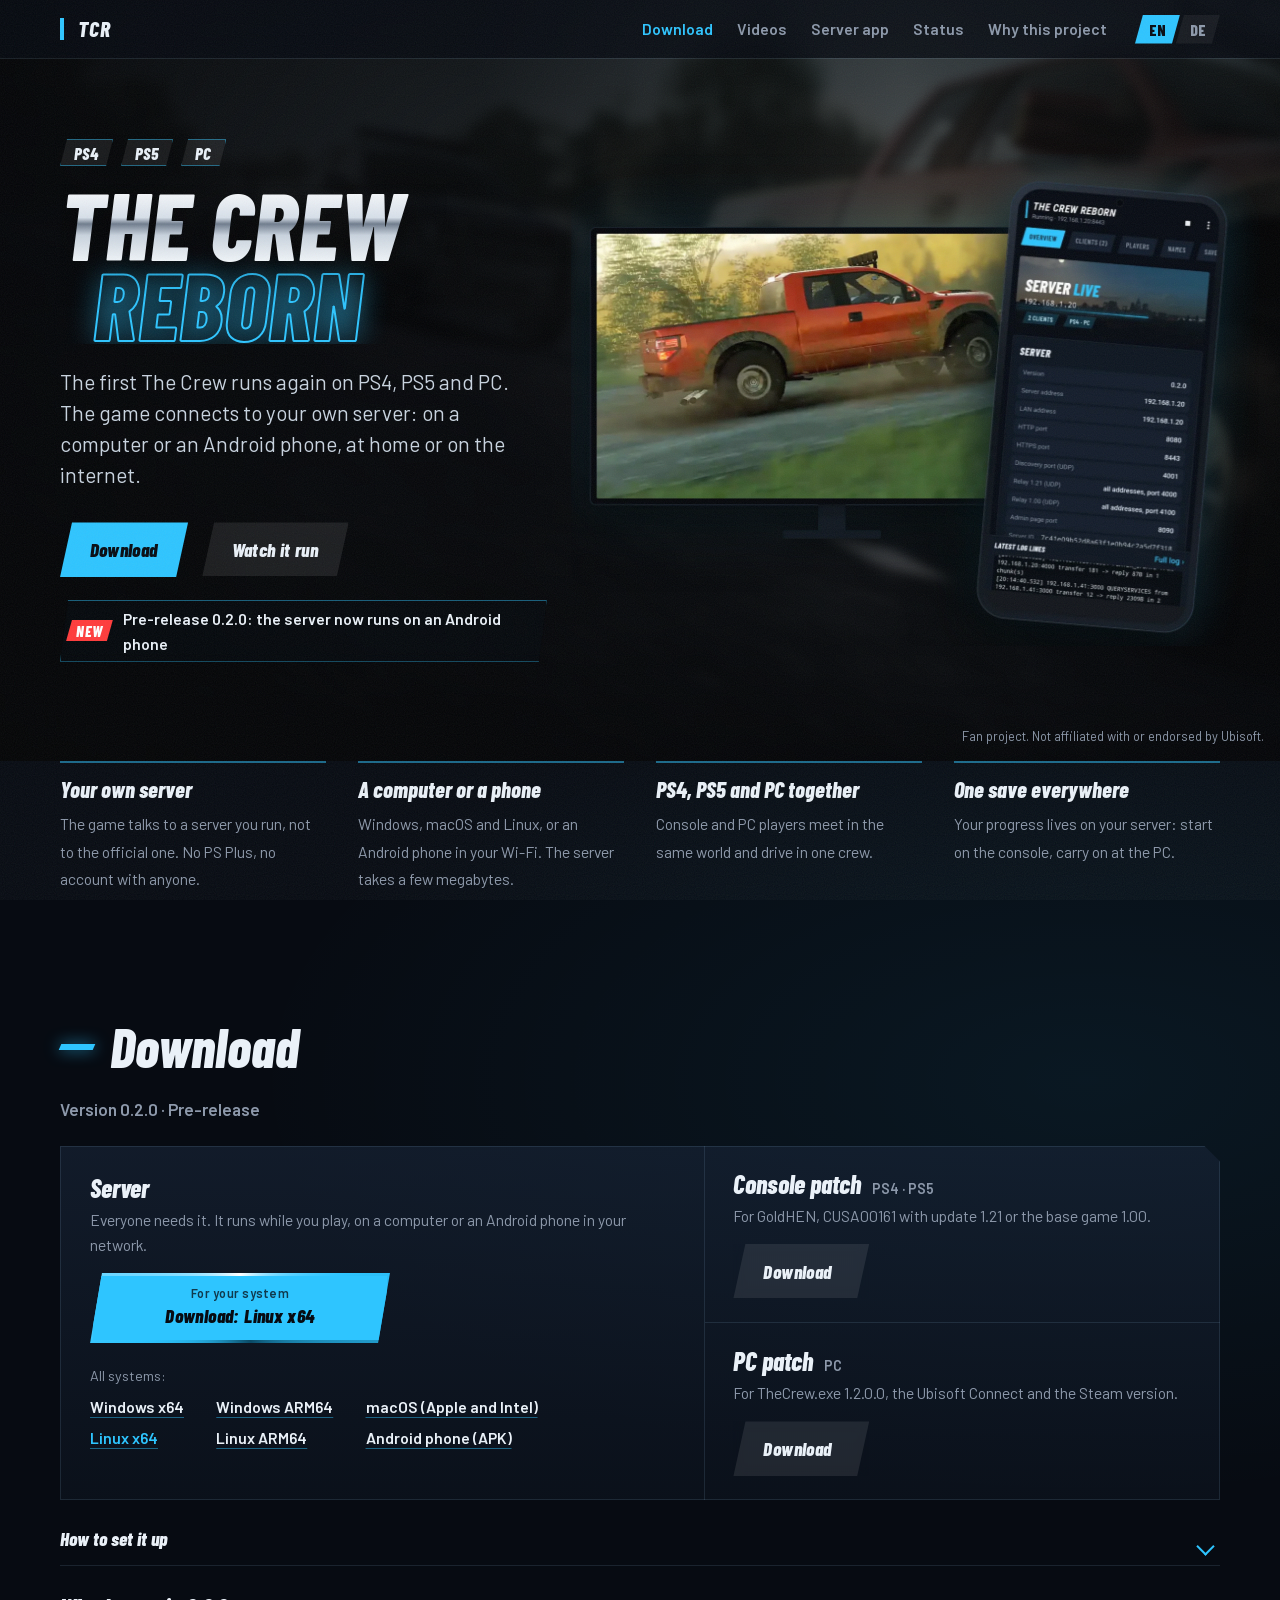
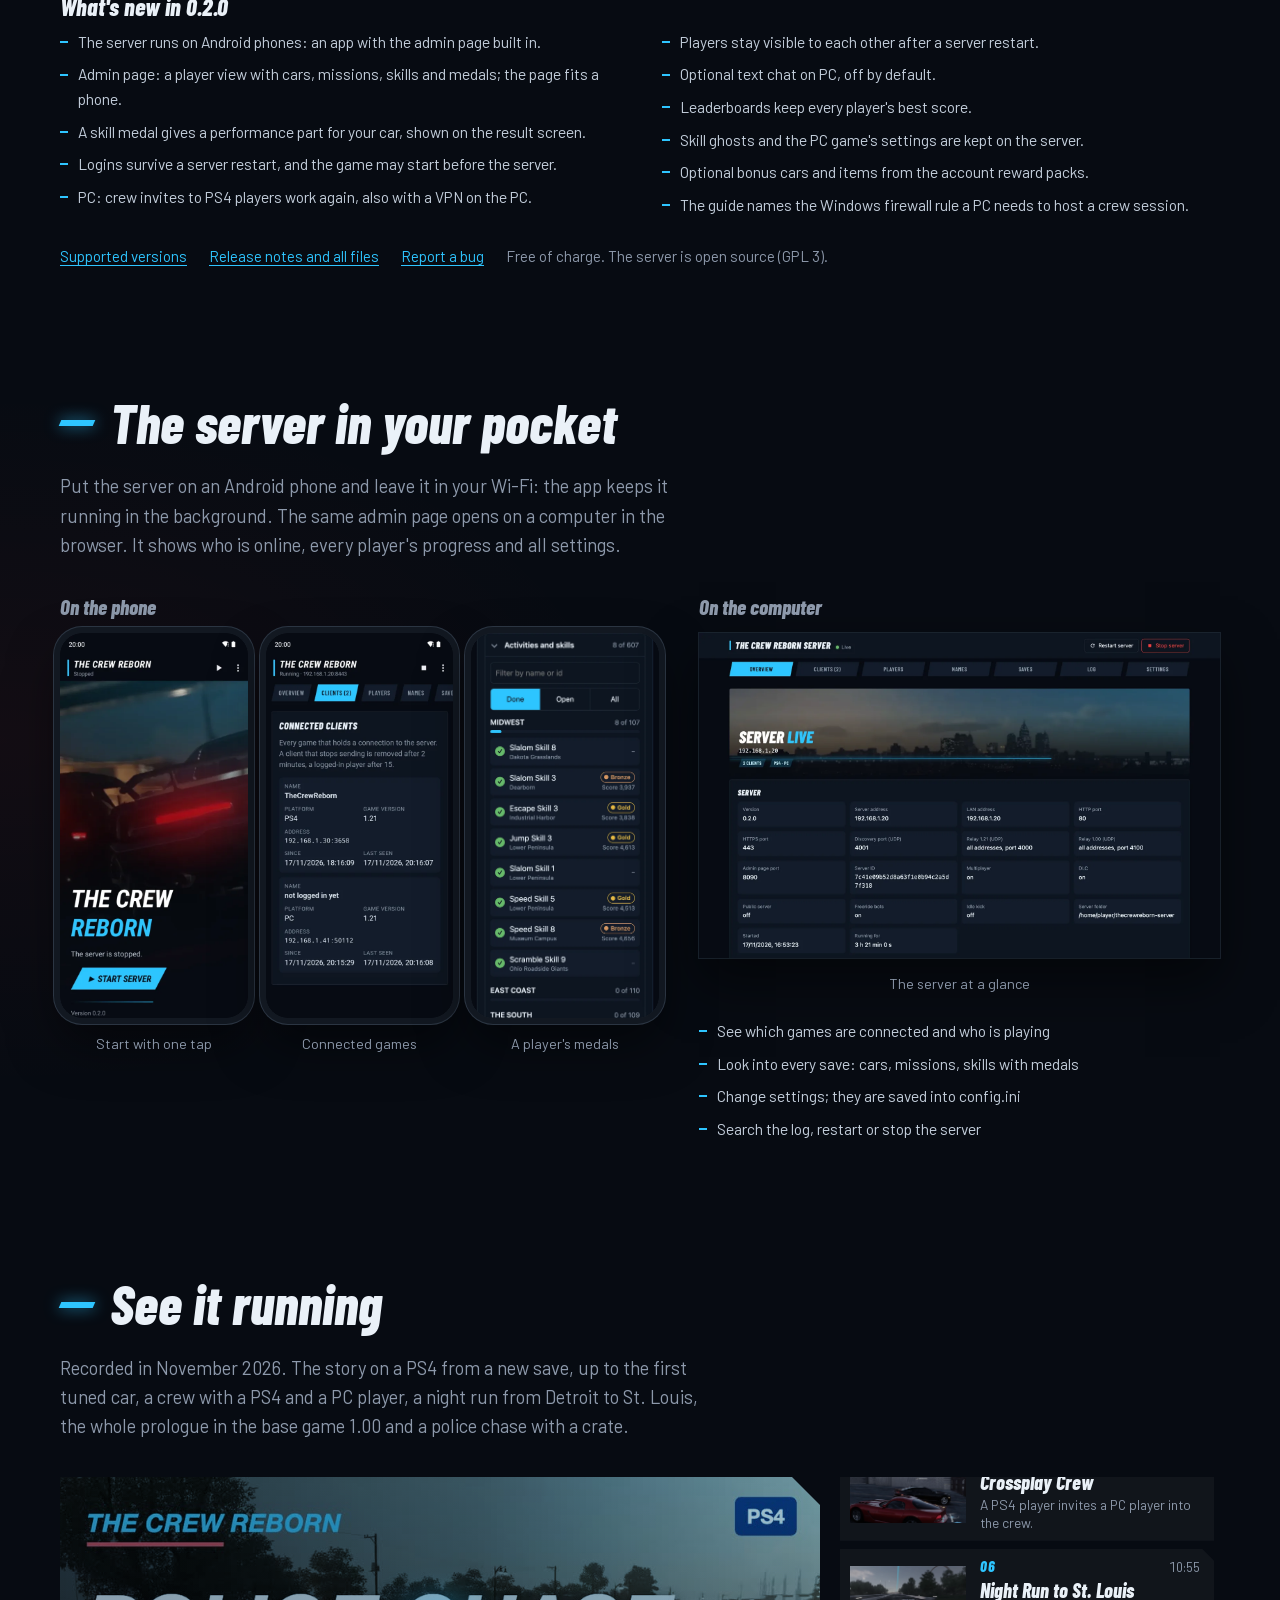
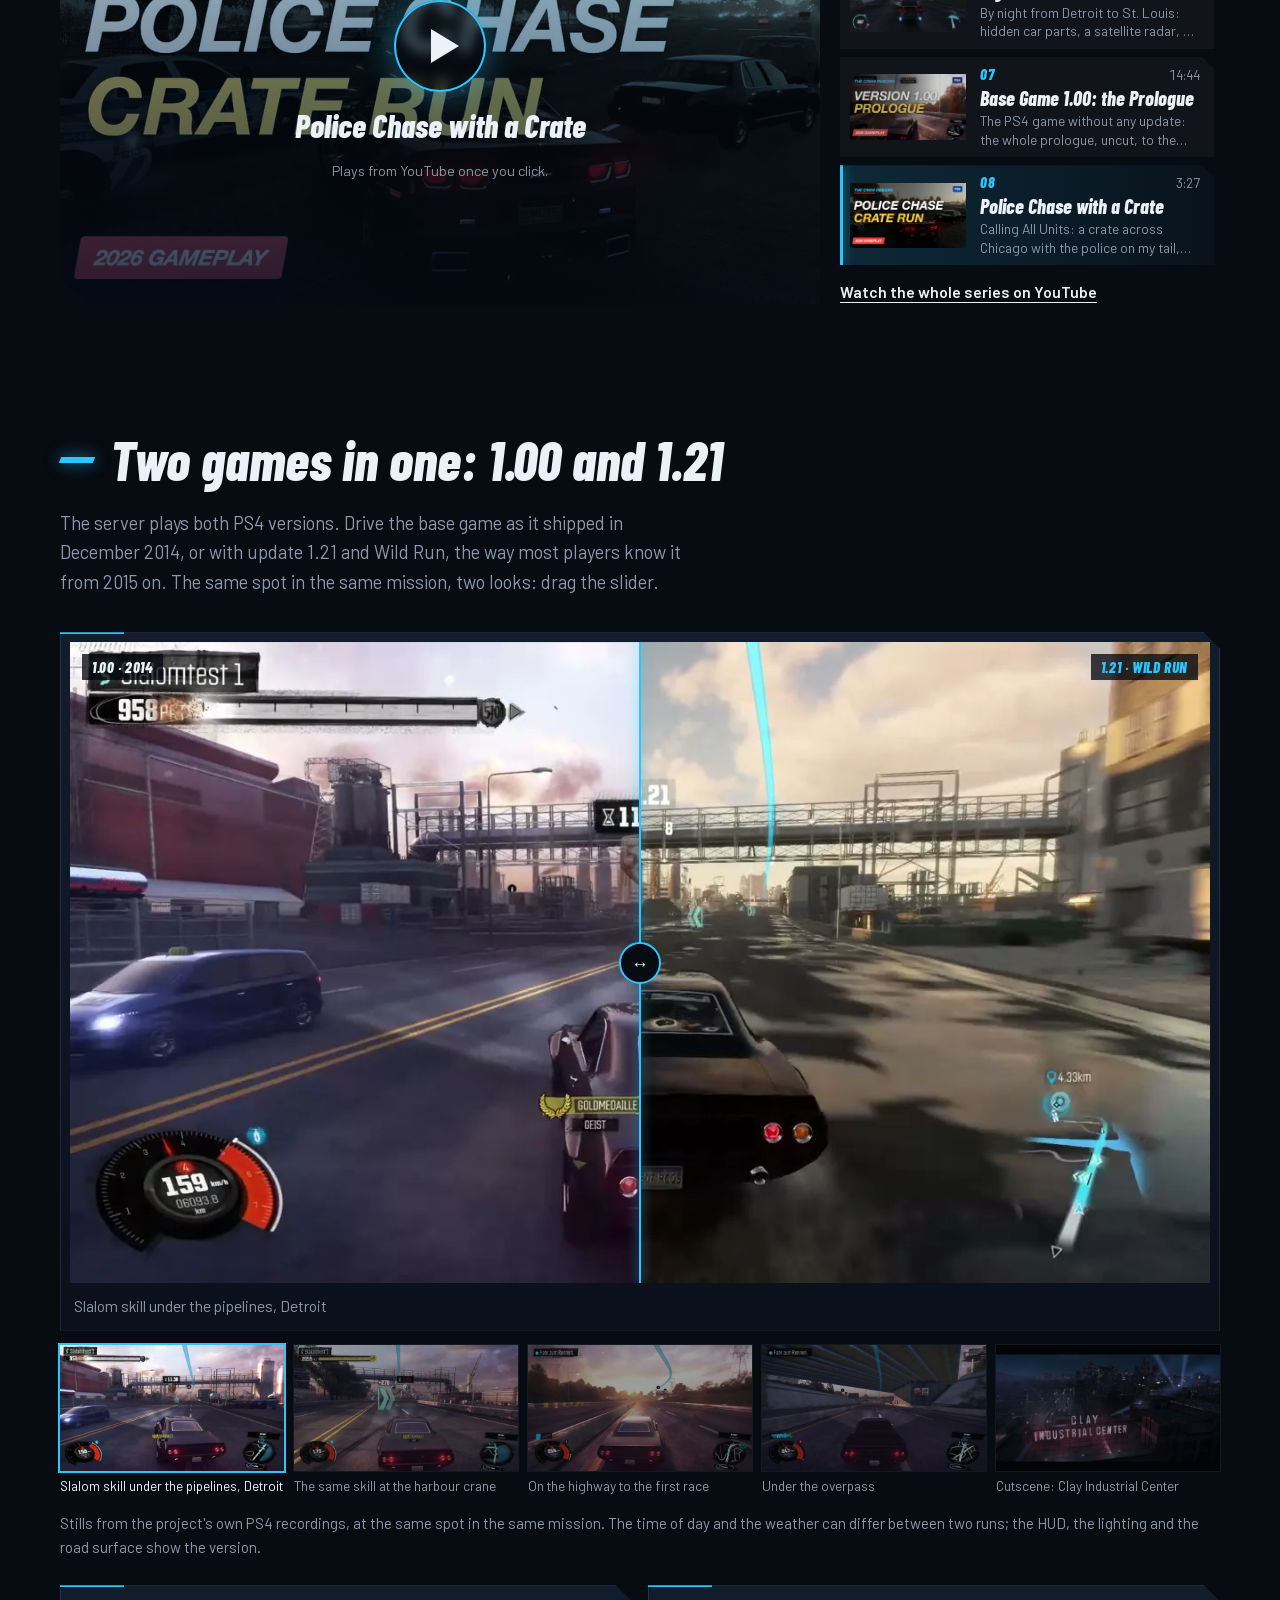
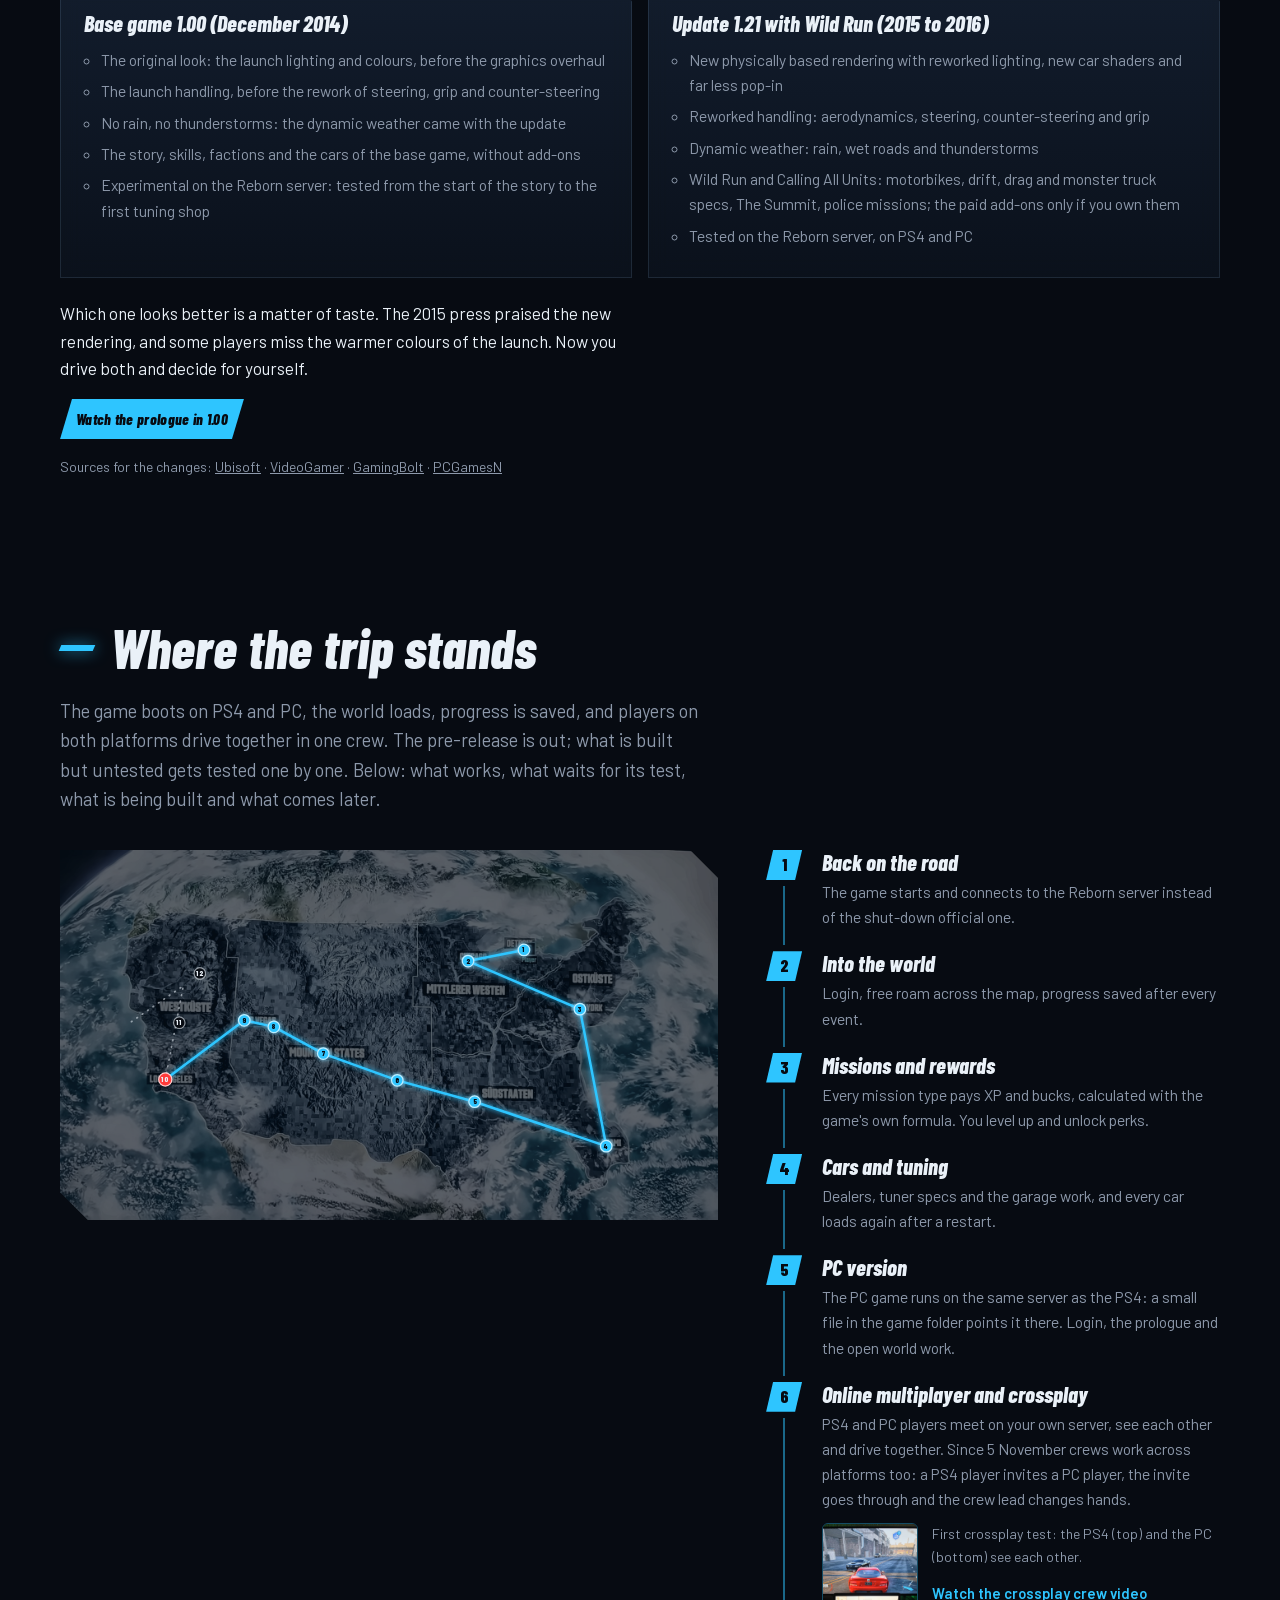
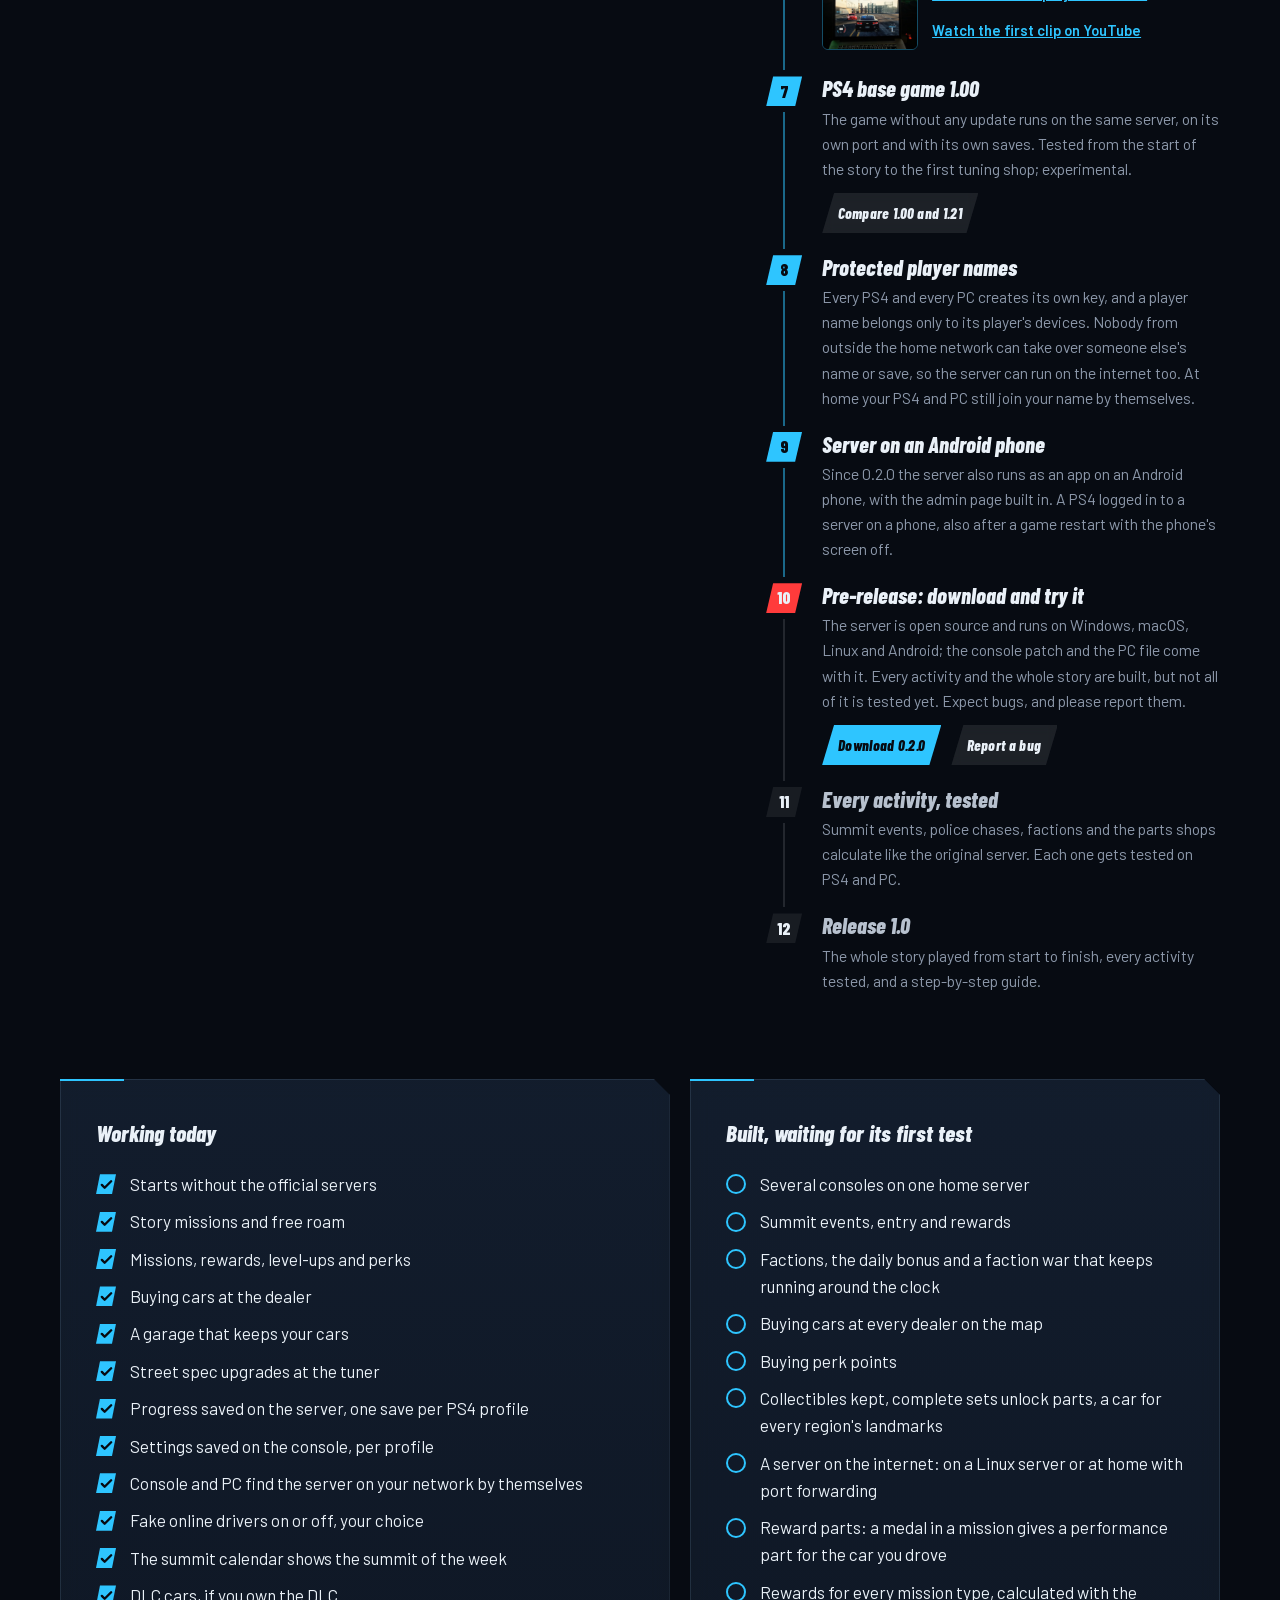
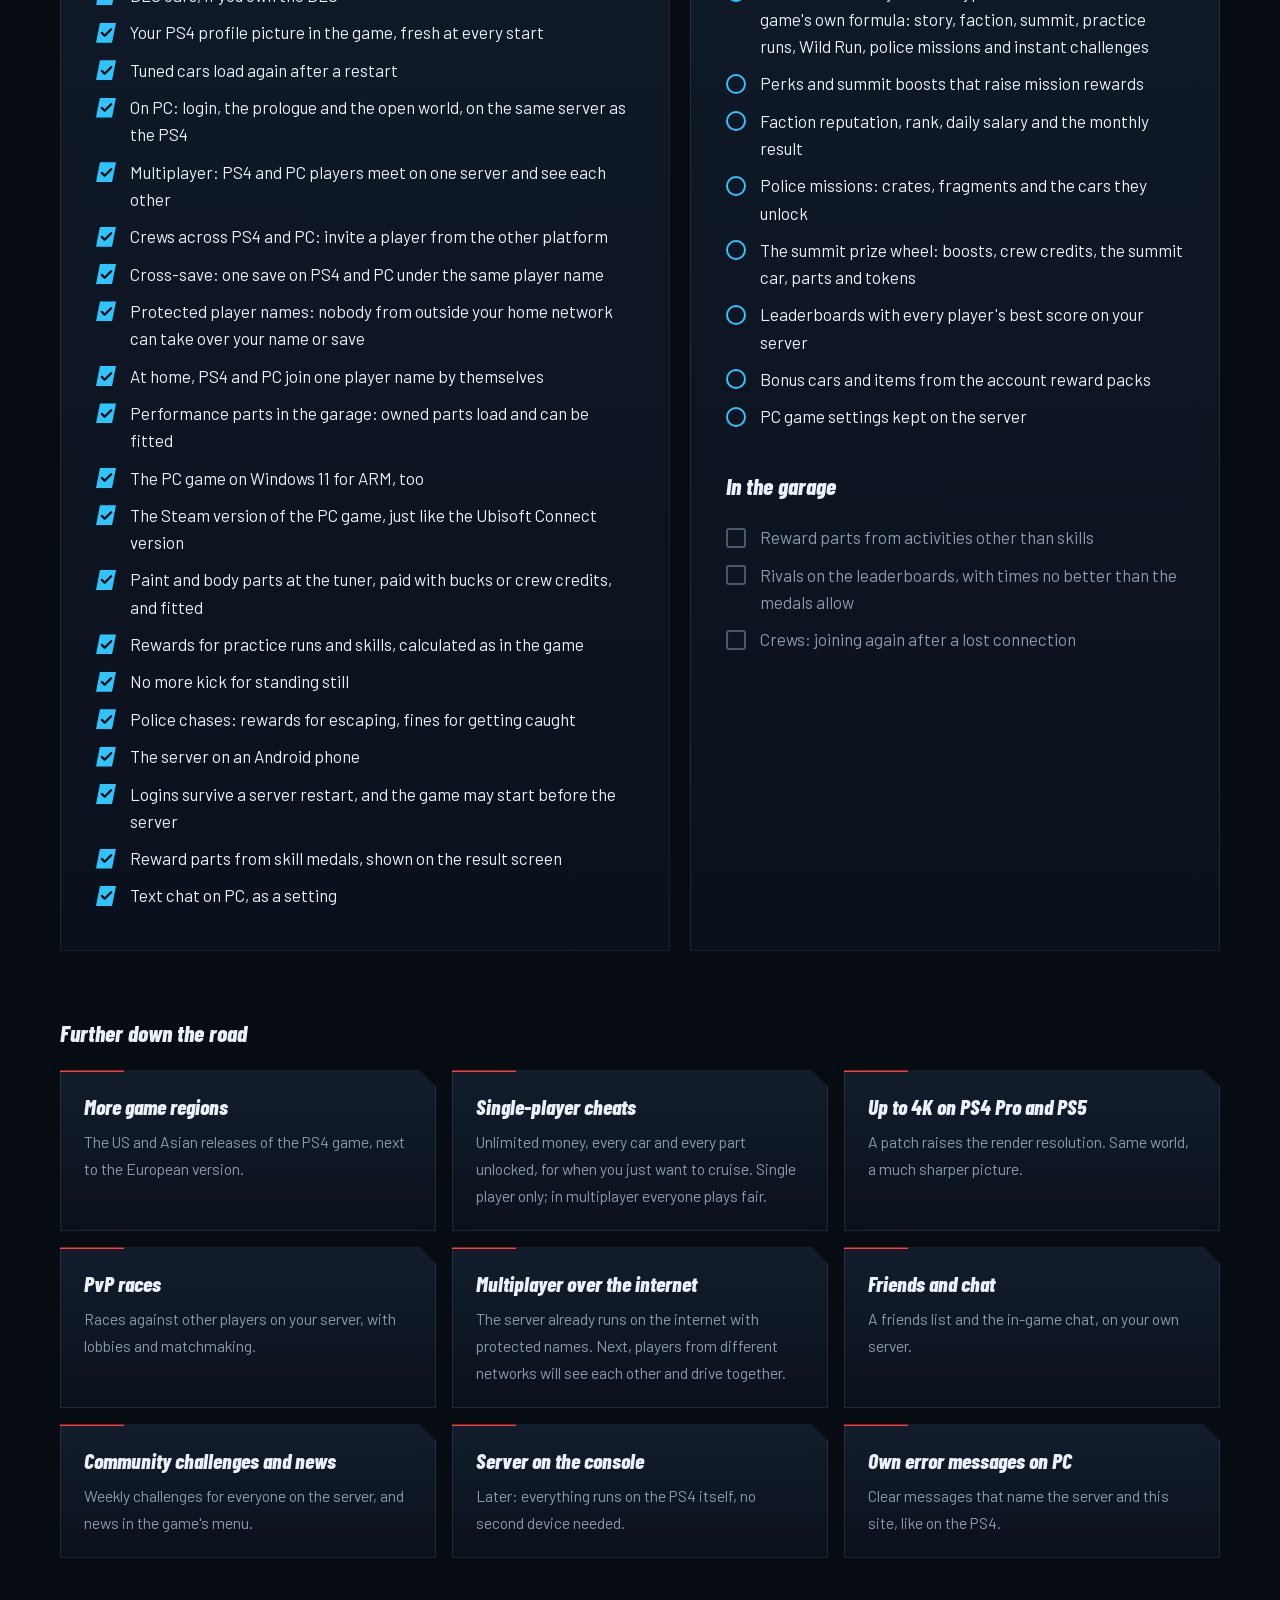
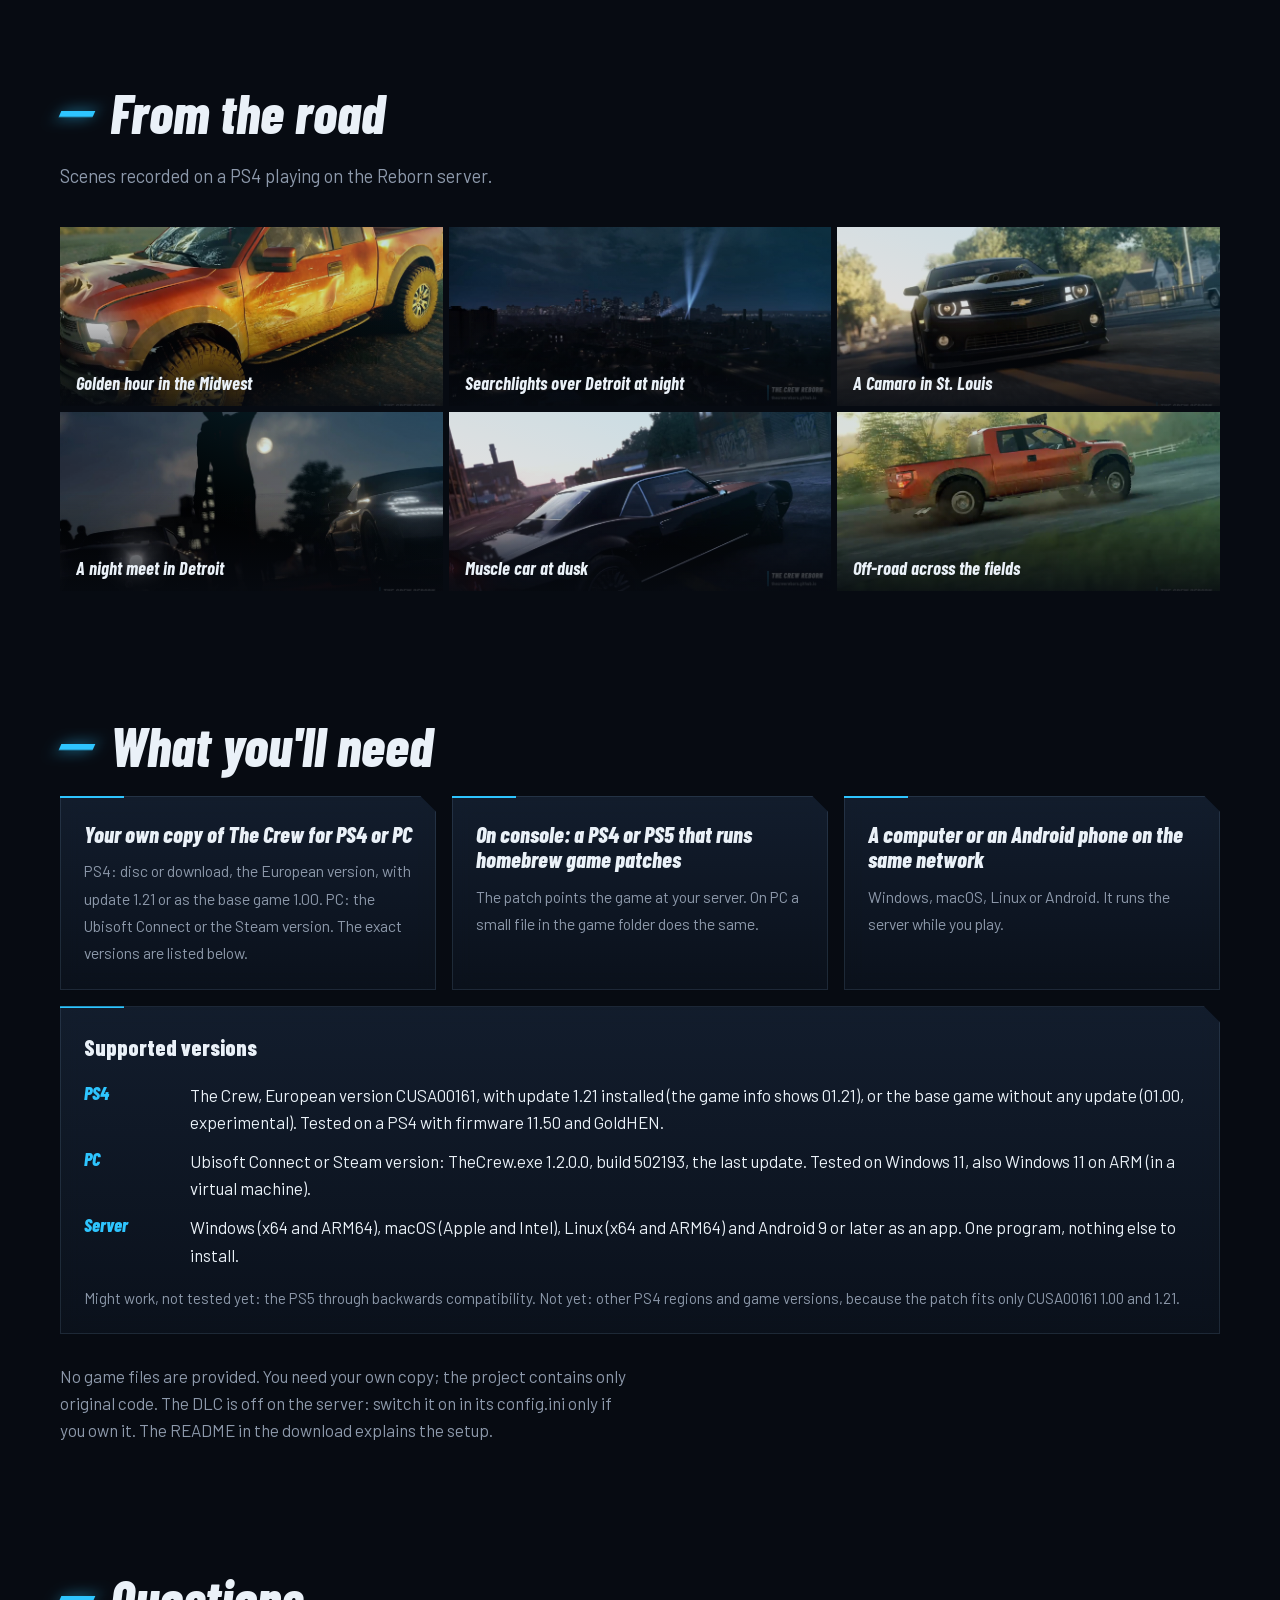
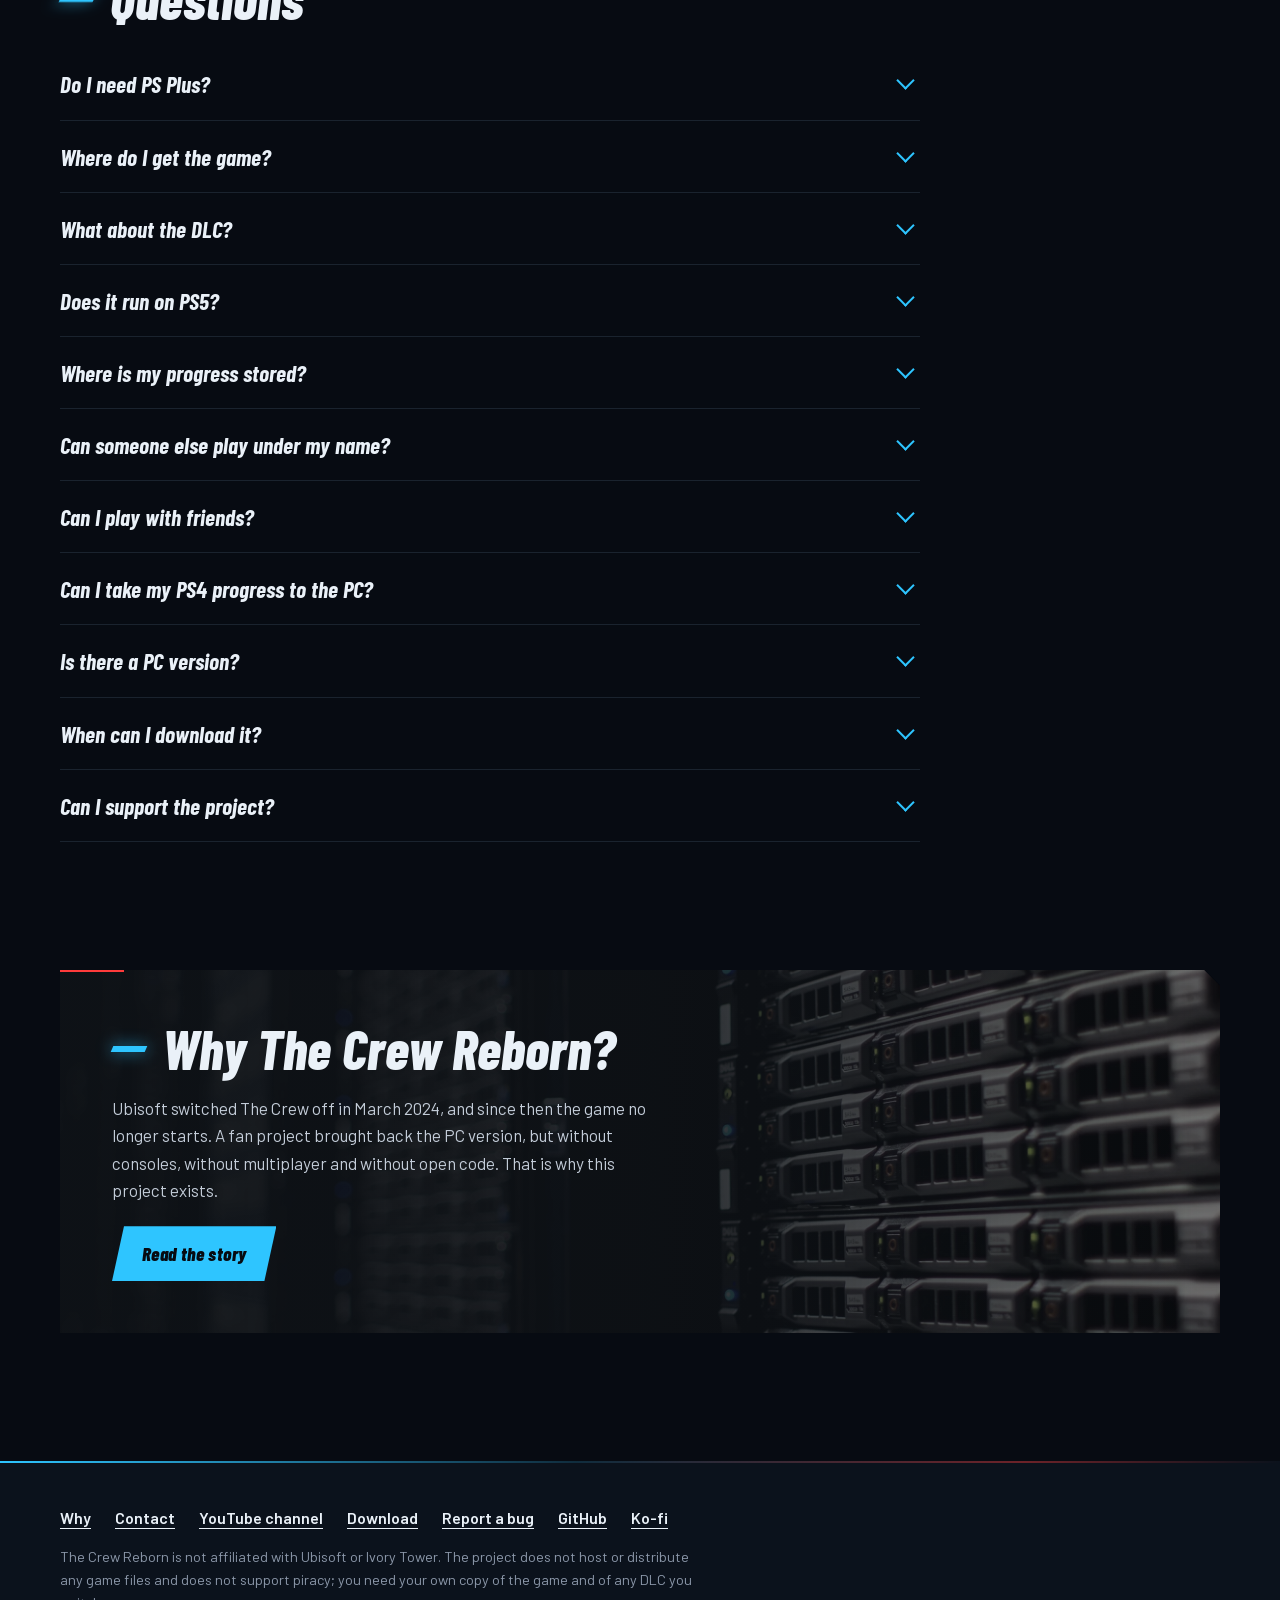
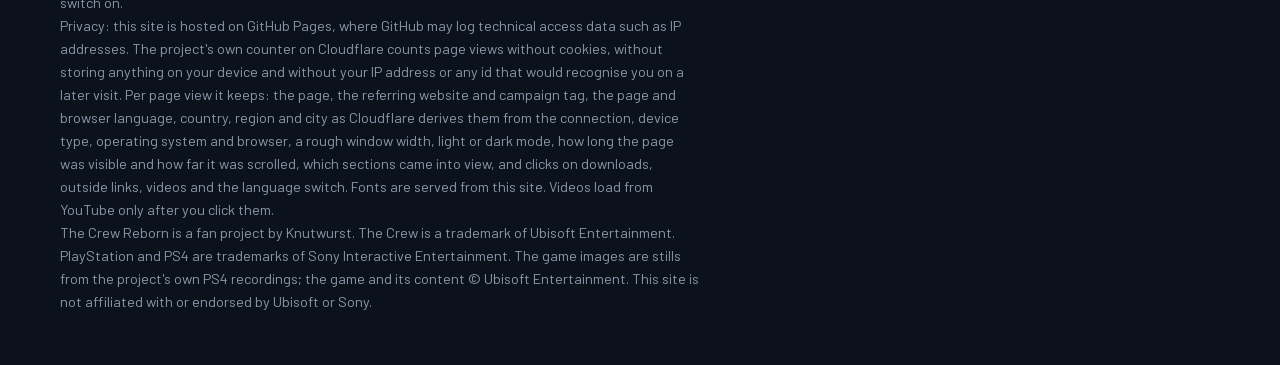
<file: index.html>
<!doctype html>
<html lang="en">
<head>
<meta charset="utf-8">
<meta name="viewport" content="width=device-width, initial-scale=1">
<title>The Crew Reborn</title>
<meta name="description" content="Fan project: The Crew (2014) runs again on PS4, PS5 and PC, offline on your own home server. Progress, videos and what comes next.">
<meta property="og:title" content="The Crew Reborn">
<meta property="og:description" content="The Crew (2014) runs again on PS4, PS5 and PC, offline on your own home server.">
<meta property="og:type" content="website">
<meta property="og:url" content="https://thecrewreborn.github.io/">
<meta property="og:image" content="https://thecrewreborn.github.io/assets/og.jpg">
<meta name="twitter:card" content="summary_large_image">
<meta name="theme-color" content="#070b12">
<link rel="icon" href="assets/favicon.svg" type="image/svg+xml">
<link rel="stylesheet" href="assets/fonts.css">
<link rel="stylesheet" href="assets/style.css?v=43">
</head>
<body>

<nav class="sitenav" aria-label="Main">
  <div class="sitenav-in">
    <a class="mark" href="./" aria-label="The Crew Reborn: Home">TCR</a>
    <div class="navlinks">
      <a href="#download" data-i18n="navDownload">Download</a>
      <a href="#video" data-i18n="navVideo">Videos</a>
      <a href="#server" data-i18n="navServer">Server app</a>
      <a href="#status" data-i18n="navStatus">Status</a>
      <a href="why/" data-i18n="navWhy">Why this project</a>
    </div>
    <button class="lang" id="lang" type="button" aria-label="Sprache wechseln / switch language">
      <span data-lang="en">EN</span><span data-lang="de">DE</span>
    </button>
  </div>
</nav>
<header class="hero">
  <div class="hero-bg" aria-hidden="true"></div>
  <div class="streaks" aria-hidden="true"><i></i><i></i><i></i><i></i><i></i></div>

  <div class="hero-in">
    <div class="hero-copy">
      <ul class="platforms" aria-label="Platforms"><li>PS4</li><li>PS5</li><li>PC</li></ul>
      <h1><span class="h1-a">The Crew</span><span class="h1-b">Reborn</span></h1>
      <p class="tagline" data-i18n="tagline">The first The Crew runs again on PS4, PS5 and PC. The game connects to your own server: on a computer or an Android phone, at home or on the internet.</p>
      <div class="ctas">
        <a class="btn btn-primary" href="#download" data-i18n="ctaDownload">Download</a>
        <a class="btn btn-ghost" href="#video" data-i18n="ctaVideo">Watch it run</a>
      </div>
      <a class="news" href="#whatsnew"><b data-i18n="newsTag">New</b> <span data-i18n="news">Pre-release 0.2.0: the server now runs on an Android phone</span></a>
    </div>
    <figure class="hero-art"><img src="assets/shots/hero-art.webp?v=2" width="1400" height="1000" alt="The game on a TV, the server app with its settings on a phone in front of it" data-i18n-alt="heroAlt"></figure>
  </div>

  <p class="disclaimer" data-i18n="fan">Fan project. Not affiliated with or endorsed by Ubisoft.</p>
</header>

<main>
  <section id="special" class="band special">
    <div class="wrap">
      <ul class="pillars">
        <li><strong data-i18n="sp1">Your own server</strong><span data-i18n="sp1t">The game talks to a server you run, not to the official one. No PS Plus, no account with anyone.</span></li>
        <li><strong data-i18n="sp2">A computer or a phone</strong><span data-i18n="sp2t">Windows, macOS and Linux, or an Android phone in your Wi-Fi. The server takes a few megabytes.</span></li>
        <li><strong data-i18n="sp3">PS4, PS5 and PC together</strong><span data-i18n="sp3t">Console and PC players meet in the same world and drive in one crew.</span></li>
        <li><strong data-i18n="sp4">One save everywhere</strong><span data-i18n="sp4t">Your progress lives on your server: start on the console, carry on at the PC.</span></li>
      </ul>
    </div>
  </section>

  <section id="download" class="band download">
    <div class="wrap">
      <h2 data-i18n="dlTitle">Download</h2>
      <p class="dl-meta" id="dlMeta">Version 0.2.0 · Pre-release</p>
      <div class="dl-box">
        <div class="dl-server">
          <h3 data-i18n="dlServer">Server</h3>
          <p class="dl-what" data-i18n="dlServerText">Everyone needs it. It runs while you play, on a computer or an Android phone in your network.</p>
          <a class="btn btn-primary dl-primary" id="dlPrimary" href="https://github.com/thecrewreborn/server/releases" hidden><small class="dl-you" data-i18n="dlYoursLabel">For your system</small><span id="dlPrimaryName">Download</span><small class="dl-size" id="dlPrimarySize"></small></a>
          <p class="dl-pick" data-i18n="dlPick">All systems:</p>
          <div class="dl-links">
            <a class="dl-link" data-platform="windows-x64" data-click="download-server-windows-x64" href="https://github.com/thecrewreborn/server/releases"><span>Windows x64</span><small class="dl-size"></small></a>
            <a class="dl-link" data-platform="windows-arm64" data-click="download-server-windows-arm64" href="https://github.com/thecrewreborn/server/releases"><span>Windows ARM64</span><small class="dl-size"></small></a>
            <a class="dl-link" data-platform="macos-universal" data-click="download-server-macos-universal" href="https://github.com/thecrewreborn/server/releases"><span data-i18n="dlMac">macOS (Apple and Intel)</span><small class="dl-size"></small></a>
            <a class="dl-link" data-platform="linux-x64" data-click="download-server-linux-x64" href="https://github.com/thecrewreborn/server/releases"><span>Linux x64</span><small class="dl-size"></small></a>
            <a class="dl-link" data-platform="linux-arm64" data-click="download-server-linux-arm64" href="https://github.com/thecrewreborn/server/releases"><span>Linux ARM64</span><small class="dl-size"></small></a>
            <a class="dl-link" data-platform="android" data-click="download-server-android" href="https://github.com/thecrewreborn/server/releases"><span data-i18n="dlApk">Android phone (APK)</span><small class="dl-size"></small></a>
          </div>
        </div>
        <div class="dl-clients">
          <div class="dl-client">
            <h3><span data-i18n="dlPs4">Console patch</span> <small>PS4 · PS5</small></h3>
            <p class="dl-what" data-i18n="dlPs4Text">For GoldHEN, CUSA00161 with update 1.21 or the base game 1.00.</p>
            <a class="btn btn-ghost dl-btn" data-asset="PS4" data-click="download-ps4" href="https://github.com/thecrewreborn/server/releases/download/v0.2.0/TheCrewReborn-PS4-0.2.0.zip"><span data-i18n="dlGet2">Download</span><small class="dl-size"></small></a>
          </div>
          <div class="dl-client">
            <h3><span data-i18n="dlPc">PC patch</span> <small>PC</small></h3>
            <p class="dl-what" data-i18n="dlPcText">For TheCrew.exe 1.2.0.0, the Ubisoft Connect and the Steam version.</p>
            <a class="btn btn-ghost dl-btn" data-asset="PC" data-click="download-pc" href="https://github.com/thecrewreborn/server/releases/download/v0.2.0/TheCrewReborn-PC-0.2.0.zip"><span data-i18n="dlGet3">Download</span><small class="dl-size"></small></a>
          </div>
        </div>
      </div>
      <details class="dl-how">
        <summary data-i18n="dlHow">How to set it up</summary>
        <div class="dl-how-grid">
          <div><h4 data-i18n="dlServer2">Server on a computer</h4><ol>
            <li data-i18n="dlS1">Unpack the zip on a computer in your home network or on a server on the internet.</li>
            <li data-i18n="dlS2">Start TheCrewReborn-Server (on Windows: TheCrewReborn-Server.exe).</li>
            <li data-i18n="dlS3">Allow it on the first start. Windows: confirm SmartScreen and the firewall prompt. macOS: allow the unsigned program once in the system settings.</li>
            <li data-i18n="dlS4">Keep it running while you play.</li></ol></div>
          <div><h4 data-i18n="dlAndroidTitle2">Server on an Android phone</h4><ol>
            <li data-i18n="dlA1">Open the APK on the phone and allow installing apps from this source.</li>
            <li data-i18n="dlA2">Start the app. It runs the server in the background and shows its admin page.</li>
            <li data-i18n="dlA3">Keep the phone in the same Wi-Fi as your console or PC.</li></ol></div>
          <div><h4 data-i18n="dlPs4b">On PS4 or PS5</h4><ol>
            <li data-i18n="dlP1">Copy CUSA00161.xml to /data/GoldHEN/patches/xml/ on the console.</li>
            <li data-i18n="dlP2">Switch on "Offline server redirect" in GoldHEN's patch menu.</li>
            <li data-i18n="dlP3">Start the server first, then the game.</li></ol></div>
          <div><h4 data-i18n="dlPcb">On PC</h4><ol>
            <li data-i18n="dlC1">Copy dinput8.dll and reborn.ini into the game folder, next to TheCrew.exe.</li>
            <li data-i18n="dlC2">Start the server first, then the game.</li>
            <li data-i18n="dlC3">To continue your PS4 progress, set Name in reborn.ini to your PS4 user name.</li></ol></div>
        </div>
        <p class="dl-other"><strong data-i18n="dlOtherTitle">Playing on a server outside your home?</strong> <span data-i18n="dlOther">The game finds a server in your home network by itself. For any other server, ask its owner for the address and enter it exactly as given: on the PS4 in the file /data/TheCrew/server.txt (copy it to the console over FTP), on the PC after Host= in reborn.ini. The README in the server download explains every step.</span></p>
      </details>
      <div class="dl-new" id="whatsnew">
        <h3 data-i18n="newTitle">What's new in 0.2.0</h3>
        <ul class="changes">
          <li data-i18n="ch1">The server runs on Android phones: an app with the admin page built in.</li>
          <li data-i18n="ch2">Admin page: a player view with cars, missions, skills and medals; the page fits a phone.</li>
          <li data-i18n="ch3">A skill medal gives a performance part for your car, shown on the result screen.</li>
          <li data-i18n="ch4">Logins survive a server restart, and the game may start before the server.</li>
          <li data-i18n="ch5">PC: crew invites to PS4 players work again, also with a VPN on the PC.</li>
          <li data-i18n="ch6">Players stay visible to each other after a server restart.</li>
          <li data-i18n="ch7">Optional text chat on PC, off by default.</li>
          <li data-i18n="ch8">Leaderboards keep every player's best score.</li>
          <li data-i18n="ch9">Skill ghosts and the PC game's settings are kept on the server.</li>
          <li data-i18n="ch10">Optional bonus cars and items from the account reward packs.</li>
          <li data-i18n="ch11">The guide names the Windows firewall rule a PC needs to host a crew session.</li>
        </ul>
      </div>
      <p class="dl-foot"><a href="#versions" data-i18n="dlReq">Supported versions</a><a href="https://github.com/thecrewreborn/server/releases" id="dlNotes" data-i18n="dlNotes">Release notes and all files</a><a href="https://github.com/thecrewreborn/server/issues" data-i18n="dlBug">Report a bug</a><span data-i18n="dlFree">Free of charge. The server is open source (GPL 3).</span></p>
    </div>
  </section>

  <section id="server" class="band server">
    <div class="wrap">
      <h2 data-i18n="srvTitle">The server in your pocket</h2>
      <p class="lede" data-i18n="srvText">Put the server on an Android phone and leave it in your Wi-Fi: the app keeps it running in the background. The same admin page opens on a computer in the browser. It shows who is online, every player's progress and all settings.</p>
      <div class="ui-show">
        <div class="ui-group ui-mobile">
          <h3 data-i18n="srvMobile">On the phone</h3>
          <div class="ui-phones">
            <button type="button" class="ui-shot phone" data-shot="0"><img src="assets/shots/app-start.webp?v=3" width="540" height="1123" loading="lazy" alt="The server app before the start" data-i18n-alt="srvAlt1"><span data-i18n="srvCap1">Start with one tap</span></button>
            <button type="button" class="ui-shot phone" data-shot="1"><img src="assets/shots/app-clients.webp?v=3" width="540" height="1123" loading="lazy" alt="The server app: connected games" data-i18n-alt="srvAlt2"><span data-i18n="srvCap2">Connected games</span></button>
            <button type="button" class="ui-shot phone" data-shot="2"><img src="assets/shots/admin-phone-skills-dark.webp?v=3" data-src-de="assets/shots/admin-phone-skills-dark-de.webp?v=3" width="780" height="1688" loading="lazy" alt="A player's skills with medal and score" data-i18n-alt="srvAlt3"><span data-i18n="srvCap3">A player's medals</span></button>
          </div>
        </div>
        <div class="ui-group ui-desktop">
          <h3 data-i18n="srvDesktop">On the computer</h3>
          <button type="button" class="ui-shot desk" data-shot="3"><img src="assets/shots/admin-overview-dark.webp?v=3" data-src-de="assets/shots/admin-overview-dark-de.webp?v=3" width="1600" height="1000" loading="lazy" alt="The admin page in a browser: the server at a glance" data-i18n-alt="srvAlt4"><span data-i18n="srvCap4">The server at a glance</span></button>
          <ul class="ui-points">
            <li data-i18n="srvP1">See which games are connected and who is playing</li>
            <li data-i18n="srvP2">Look into every save: cars, missions, skills with medals</li>
            <li data-i18n="srvP3">Change settings; they are saved into config.ini</li>
            <li data-i18n="srvP4">Search the log, restart or stop the server</li>
          </ul>
        </div>
      </div>
    </div>
  </section>

  <section id="video" class="band">
    <div class="wrap">
      <h2 data-i18n="videoTitle">See it running</h2>
      <p class="lede" data-i18n="videoText">Recorded in November 2026. The story on a PS4 from a new save, up to the first tuned car, a crew with a PS4 and a PC player, a night run from Detroit to St. Louis, the whole prologue in the base game 1.00 and a police chase with a crate.</p>
      <div class="series">
        <div class="player" id="player">
          <button type="button" class="facade" id="facade">
            <span class="play" aria-hidden="true"></span>
            <span class="facade-title" id="facadeTitle"></span>
            <span class="facade-note" data-i18n="videoNote">Plays from YouTube once you click.</span>
          </button>
        </div>
        <div class="episodes">
          <div class="episodes-box">
            <ol class="playlist" id="playlist" hidden></ol>
            <a class="series-link" id="seriesLink" href="https://www.youtube.com/@Knutwurst" data-i18n="videoAll" hidden>Watch the whole series on YouTube</a>
          </div>
        </div>
      </div>
    </div>
  </section>

  <section id="versions-compare" class="band vc">
    <div class="wrap">
      <h2 data-i18n="vcTitle">Two games in one: 1.00 and 1.21</h2>
      <p class="lede" data-i18n="vcText">The server plays both PS4 versions. Drive the base game as it shipped in December 2014, or with update 1.21 and Wild Run, the way most players know it from 2015 on. The same spot in the same mission, two looks: drag the slider.</p>
      <figure class="vc-stage panel">
        <div class="vc-frame" id="vcFrame" style="--pos: 50%">
          <img class="vc-img vc-121" id="vcImg121" src="assets/compare/pipes-121.webp" width="1280" height="720" alt="">
          <img class="vc-img vc-100" id="vcImg100" src="assets/compare/pipes-100.webp" width="1280" height="720" alt="">
          <span class="vc-line" aria-hidden="true"></span>
          <span class="vc-tag vc-tag-l">1.00 · 2014</span>
          <span class="vc-tag vc-tag-r">1.21 · Wild Run</span>
          <input class="vc-range" id="vcRange" type="range" min="0" max="100" value="50" aria-label="Comparison: 1.00 on the left, 1.21 on the right" data-i18n-aria="vcRange">
        </div>
        <figcaption class="vc-cap" id="vcCap"></figcaption>
      </figure>
      <div class="vc-thumbs" id="vcThumbs"></div>
      <p class="ver-note" data-i18n="vcNote">Stills from the project's own PS4 recordings, at the same spot in the same mission. The time of day and the weather can differ between two runs; the HUD, the lighting and the road surface show the version.</p>
      <ul class="needs vc-facts">
        <li class="panel"><strong data-i18n="vc100">Base game 1.00 (December 2014)</strong>
          <ul class="vc-list">
            <li data-i18n="vc100a">The original look: the launch lighting and colours, before the graphics overhaul</li>
            <li data-i18n="vc100b">The launch handling, before the rework of steering, grip and counter-steering</li>
            <li data-i18n="vc100c">No rain, no thunderstorms: the dynamic weather came with the update</li>
            <li data-i18n="vc100d">The story, skills, factions and the cars of the base game, without add-ons</li>
            <li data-i18n="vc100e">Experimental on the Reborn server: tested from the start of the story to the first tuning shop</li>
          </ul></li>
        <li class="panel"><strong data-i18n="vc121">Update 1.21 with Wild Run (2015 to 2016)</strong>
          <ul class="vc-list">
            <li data-i18n="vc121a">New physically based rendering with reworked lighting, new car shaders and far less pop-in</li>
            <li data-i18n="vc121b">Reworked handling: aerodynamics, steering, counter-steering and grip</li>
            <li data-i18n="vc121c">Dynamic weather: rain, wet roads and thunderstorms</li>
            <li data-i18n="vc121d">Wild Run and Calling All Units: motorbikes, drift, drag and monster truck specs, The Summit, police missions; the paid add-ons only if you own them</li>
            <li data-i18n="vc121e">Tested on the Reborn server, on PS4 and PC</li>
          </ul></li>
      </ul>
      <p class="vc-taste" data-i18n="vcTaste">Which one looks better is a matter of taste. The 2015 press praised the new rendering, and some players miss the warmer colours of the launch. Now you drive both and decide for yourself.</p>
      <p class="leg-links"><a class="btn btn-primary btn-small" href="#video" data-play="-Bk-wqqBn0I" data-i18n="vcVideo">Watch the prologue in 1.00</a></p>
      <p class="vc-src"><span data-i18n="vcSources">Sources for the changes:</span> <a href="https://news.ubisoft.com/en-us/article/3mQRxyREr44vOVlZHRAgoG/the-crew-wild-run-is-out-now" target="_blank" rel="noopener">Ubisoft</a> · <a href="https://www.videogamer.com/news/the-crew-wild-runs-new-graphics-engine-is-a-big-improvement" target="_blank" rel="noopener">VideoGamer</a> · <a href="https://gamingbolt.com/the-crew-wild-run-graphics-comparison-new-patch-drastically-improves-visuals" target="_blank" rel="noopener">GamingBolt</a> · <a href="https://www.pcgamesn.com/the-crew/the-crew-wild-run-is-out-now-comes-with-a-two-hour-timed-demo" target="_blank" rel="noopener">PCGamesN</a></p>
    </div>
  </section>

  <section id="status" class="band status">
    <div class="wrap">
      <h2 data-i18n="statusTitle">Where the trip stands</h2>
      <p class="lede" data-i18n="statusText">The game boots on PS4 and PC, the world loads, progress is saved, and players on both platforms drive together in one crew. The pre-release is out; what is built but untested gets tested one by one. Below: what works, what waits for its test, what is being built and what comes later.</p>

      <div class="journey">
        <div class="map" aria-hidden="true">
          <svg viewBox="0 0 1600 900" preserveAspectRatio="xMidYMid slice">
            <defs>
              <filter id="glow" x="-50%" y="-50%" width="200%" height="200%">
                <feGaussianBlur stdDeviation="6" result="b"/>
                <feMerge><feMergeNode in="b"/><feMergeNode in="SourceGraphic"/></feMerge>
              </filter>
            </defs>
            <image href="assets/shots/map.jpg" width="1600" height="900"/>
            <rect class="map-tint" width="1600" height="900"/>
            <path class="route-done" d="M1128 243 L992 270 L1264 387 L1328 720 L1008 612 L820 560 L640 495 L520 430 L448 414 L256 558"/>
            <path class="route-ahead" d="M256 558 L300 330 L170 420"/>
            <g class="node done"><circle cx="1128" cy="243" r="14"/><text x="1128" y="249">1</text></g>
            <g class="node done"><circle cx="992" cy="270" r="14"/><text x="992" y="276">2</text></g>
            <g class="node done"><circle cx="1264" cy="387" r="14"/><text x="1264" y="393">3</text></g>
            <g class="node done"><circle cx="1328" cy="720" r="14"/><text x="1328" y="726">4</text></g>
            <g class="node done"><circle cx="1008" cy="612" r="14"/><text x="1008" y="618">5</text></g>
            <g class="node done"><circle cx="820" cy="560" r="14"/><text x="820" y="566">6</text></g>
            <g class="node done"><circle cx="640" cy="495" r="14"/><text x="640" y="501">7</text></g>
            <g class="node done"><circle cx="520" cy="430" r="14"/><text x="520" y="436">8</text></g>
            <g class="node done"><circle cx="448" cy="414" r="14"/><text x="448" y="420">9</text></g>
            <g class="node here"><circle class="ping" cx="256" cy="558" r="14"/><circle cx="256" cy="558" r="16"/><text x="256" y="564">10</text></g>
            <g class="node"><circle cx="290" cy="420" r="14"/><text x="290" y="426">11</text></g>
            <g class="node"><circle cx="340" cy="300" r="14"/><text x="340" y="306">12</text></g>
          </svg>
        </div>

        <ol class="legs">
          <li class="done"><h3 data-i18n="m1">Back on the road</h3><p data-i18n="m1t">The game starts and connects to the Reborn server instead of the shut-down official one.</p></li>
          <li class="done"><h3 data-i18n="m2">Into the world</h3><p data-i18n="m2t">Login, free roam across the map, progress saved after every event.</p></li>
          <li class="done"><h3 data-i18n="m3">Missions and rewards</h3><p data-i18n="m3t">Every mission type pays XP and bucks, calculated with the game's own formula. You level up and unlock perks.</p></li>
          <li class="done"><h3 data-i18n="m4">Cars and tuning</h3><p data-i18n="m4t">Dealers, tuner specs and the garage work, and every car loads again after a restart.</p></li>
          <li class="done"><h3 data-i18n="mpc">PC version</h3><p data-i18n="mpct">The PC game runs on the same server as the PS4: a small file in the game folder points it there. Login, the prologue and the open world work.</p></li>
          <li class="done" id="crossplay"><h3><span data-i18n="mmp">Online multiplayer and crossplay</span></h3><p data-i18n="mmpt">PS4 and PC players meet on your own server, see each other and drive together. Since 5 November crews work across platforms too: a PS4 player invites a PC player, the invite goes through and the crew lead changes hands.</p>
            <figure class="proof"><img src="assets/shots/crossplay.webp" width="900" height="1200" loading="lazy" alt="A PS4 on the TV and a PC below it, each showing the other player's car in the same street" data-i18n-alt="mmpProofAlt"><figcaption data-i18n="mmpProof">First crossplay test: the PS4 (top) and the PC (bottom) see each other.</figcaption><a class="proof-video" href="#video" data-play="Ra0fcutVQ1Y" data-i18n="mmpCrew">Watch the crossplay crew video</a> <a class="proof-video" href="https://www.youtube.com/shorts/k7NOHK2vMmA" target="_blank" rel="noopener" data-i18n="mmpVideo">Watch the first clip on YouTube</a></figure></li>
          <li class="done" id="v100"><h3><span data-i18n="mv100">PS4 base game 1.00</span></h3><p data-i18n="mv100t">The game without any update runs on the same server, on its own port and with its own saves. Tested from the start of the story to the first tuning shop; experimental.</p>
            <p class="leg-links"><a class="btn btn-ghost btn-small" href="#versions-compare" data-i18n="mv100cmp">Compare 1.00 and 1.21</a></p></li>
          <li class="done" id="names"><h3><span data-i18n="mnames">Protected player names</span></h3><p data-i18n="mnamest">Every PS4 and every PC creates its own key, and a player name belongs only to its player's devices. Nobody from outside the home network can take over someone else's name or save, so the server can run on the internet too. At home your PS4 and PC still join your name by themselves.</p></li>
          <li class="done" id="android"><h3><span data-i18n="mandroid">Server on an Android phone</span></h3><p data-i18n="mandroidt">Since 0.2.0 the server also runs as an app on an Android phone, with the admin page built in. A PS4 logged in to a server on a phone, also after a game restart with the phone's screen off.</p></li>
          <li class="here" id="prerelease"><h3><span data-i18n="mpre">Pre-release: download and try it</span></h3><p data-i18n="mpret">The server is open source and runs on Windows, macOS, Linux and Android; the console patch and the PC file come with it. Every activity and the whole story are built, but not all of it is tested yet. Expect bugs, and please report them.</p>
            <p class="leg-links"><a class="btn btn-primary btn-small" href="#download" data-i18n="download">Download 0.2.0</a> <a class="btn btn-ghost btn-small" href="https://github.com/thecrewreborn/server/issues" data-i18n="reportBug">Report a bug</a></p></li>
          <li><h3 data-i18n="m5">Every activity, tested</h3><p data-i18n="m5t">Summit events, police chases, factions and the parts shops calculate like the original server. Each one gets tested on PS4 and PC.</p></li>
          <li><h3 data-i18n="m6">Release 1.0</h3><p data-i18n="m6t">The whole story played from start to finish, every activity tested, and a step-by-step guide.</p></li>
        </ol>
      </div>

      <div class="lists">
        <div class="panel">
          <h3 data-i18n="worksTitle">Working today</h3>
          <ul class="checks">
            <li data-i18n="w1">Starts without the official servers</li>
            <li data-i18n="w2">Story missions and free roam</li>
            <li data-i18n="w3">Missions, rewards, level-ups and perks</li>
            <li data-i18n="w4">Buying cars at the dealer</li>
            <li data-i18n="w5">A garage that keeps your cars</li>
            <li data-i18n="w6">Street spec upgrades at the tuner</li>
            <li data-i18n="w7">Progress saved on the server, one save per PS4 profile</li>
            <li data-i18n="w8">Settings saved on the console, per profile</li>
            <li data-i18n="w9">Console and PC find the server on your network by themselves</li>
            <li data-i18n="w10">Fake online drivers on or off, your choice</li>
            <li data-i18n="w11">The summit calendar shows the summit of the week</li>
            <li data-i18n="w12">DLC cars, if you own the DLC</li>
            <li data-i18n="w13">Your PS4 profile picture in the game, fresh at every start</li>
            <li data-i18n="w14">Tuned cars load again after a restart</li>
            <li data-i18n="w15">On PC: login, the prologue and the open world, on the same server as the PS4</li>
            <li data-i18n="w16">Multiplayer: PS4 and PC players meet on one server and see each other</li>
            <li data-i18n="w17">Crews across PS4 and PC: invite a player from the other platform</li>
            <li data-i18n="w18">Cross-save: one save on PS4 and PC under the same player name</li>
            <li data-i18n="w23">Protected player names: nobody from outside your home network can take over your name or save</li>
            <li data-i18n="w24">At home, PS4 and PC join one player name by themselves</li>
            <li data-i18n="w19">Performance parts in the garage: owned parts load and can be fitted</li>
            <li data-i18n="w20">The PC game on Windows 11 for ARM, too</li>
            <li data-i18n="w22">The Steam version of the PC game, just like the Ubisoft Connect version</li>
            <li data-i18n="w21">Paint and body parts at the tuner, paid with bucks or crew credits, and fitted</li>
            <li data-i18n="w25">Rewards for practice runs and skills, calculated as in the game</li>
            <li data-i18n="t1">No more kick for standing still</li>
            <li data-i18n="t5">Police chases: rewards for escaping, fines for getting caught</li>
            <li data-i18n="w26">The server on an Android phone</li>
            <li data-i18n="w27">Logins survive a server restart, and the game may start before the server</li>
            <li data-i18n="w28">Reward parts from skill medals, shown on the result screen</li>
            <li data-i18n="w29">Text chat on PC, as a setting</li>
          </ul>
        </div>
        <div class="panel">
          <h3 data-i18n="testTitle">Built, waiting for its first test</h3>
          <ul class="checks pending">
            <li data-i18n="t2">Several consoles on one home server</li>
            <li data-i18n="t3">Summit events, entry and rewards</li>
            <li data-i18n="t4">Factions, the daily bonus and a faction war that keeps running around the clock</li>
            <li data-i18n="t6">Buying cars at every dealer on the map</li>
            <li data-i18n="t8">Buying perk points</li>
            <li data-i18n="t9">Collectibles kept, complete sets unlock parts, a car for every region's landmarks</li>
            <li data-i18n="t11">A server on the internet: on a Linux server or at home with port forwarding</li>
            <li data-i18n="t10">Reward parts: a medal in a mission gives a performance part for the car you drove</li>
            <li data-i18n="t12">Rewards for every mission type, calculated with the game's own formula: story, faction, summit, practice runs, Wild Run, police missions and instant challenges</li>
            <li data-i18n="t13">Perks and summit boosts that raise mission rewards</li>
            <li data-i18n="t14">Faction reputation, rank, daily salary and the monthly result</li>
            <li data-i18n="t15">Police missions: crates, fragments and the cars they unlock</li>
            <li data-i18n="t16">The summit prize wheel: boosts, crew credits, the summit car, parts and tokens</li>
            <li data-i18n="t17">Leaderboards with every player's best score on your server</li>
            <li data-i18n="t18">Bonus cars and items from the account reward packs</li>
            <li data-i18n="t19">PC game settings kept on the server</li>
          </ul>
          <h3 data-i18n="benchTitle">In the garage</h3>
          <ul class="checks ahead">
            <li data-i18n="b1">Reward parts from activities other than skills</li>
            <li data-i18n="b6">Rivals on the leaderboards, with times no better than the medals allow</li>
            <li data-i18n="b11">Crews: joining again after a lost connection</li>
          </ul>
        </div>
      </div>

      <div class="later">
        <h3 data-i18n="laterTitle">Further down the road</h3>
        <ul class="later-grid">
          <li class="panel"><strong data-i18n="r1">More game regions</strong><span data-i18n="r1t">The US and Asian releases of the PS4 game, next to the European version.</span></li>
          <li class="panel"><strong data-i18n="r2">Single-player cheats</strong><span data-i18n="r2t">Unlimited money, every car and every part unlocked, for when you just want to cruise. Single player only; in multiplayer everyone plays fair.</span></li>
          <li class="panel"><strong data-i18n="r3">Up to 4K on PS4 Pro and PS5</strong><span data-i18n="r3t">A patch raises the render resolution. Same world, a much sharper picture.</span></li>
          <li class="panel"><strong data-i18n="r4">PvP races</strong><span data-i18n="r4t">Races against other players on your server, with lobbies and matchmaking.</span></li>
          <li class="panel"><strong data-i18n="r5">Multiplayer over the internet</strong><span data-i18n="r5t">The server already runs on the internet with protected names. Next, players from different networks will see each other and drive together.</span></li>
          <li class="panel"><strong data-i18n="r6">Friends and chat</strong><span data-i18n="r6t">A friends list and the in-game chat, on your own server.</span></li>
          <li class="panel"><strong data-i18n="r7">Community challenges and news</strong><span data-i18n="r7t">Weekly challenges for everyone on the server, and news in the game's menu.</span></li>
          <li class="panel"><strong data-i18n="m7">Server on the console</strong><span data-i18n="m7t">Later: everything runs on the PS4 itself, no second device needed.</span></li>
          <li class="panel"><strong data-i18n="r9">Own error messages on PC</strong><span data-i18n="r9t">Clear messages that name the server and this site, like on the PS4.</span></li>
        </ul>
      </div>
    </div>
  </section>

  <section id="shots" class="band">
    <div class="wrap">
      <h2 data-i18n="shotsTitle">From the road</h2>
      <p class="lede" data-i18n="shotsText">Scenes recorded on a PS4 playing on the Reborn server.</p>
    </div>
    <div class="gallery" id="gallery"></div>
  </section>

  <section id="need" class="band">
    <div class="wrap">
      <h2 data-i18n="needTitle">What you'll need</h2>
      <ul class="needs">
        <li class="panel"><strong data-i18n="n1">Your own copy of The Crew for PS4 or PC</strong><span data-i18n="n1t">PS4: disc or download, the European version, with update 1.21 or as the base game 1.00. PC: the Ubisoft Connect or the Steam version. The exact versions are listed below.</span></li>
        <li class="panel"><strong data-i18n="n2">On console: a PS4 or PS5 that runs homebrew game patches</strong><span data-i18n="n2t">The patch points the game at your server. On PC a small file in the game folder does the same.</span></li>
        <li class="panel"><strong data-i18n="n3">A computer or an Android phone on the same network</strong><span data-i18n="n3t">Windows, macOS, Linux or Android. It runs the server while you play.</span></li>
      </ul>
      <div class="panel versions" id="versions">
        <h3 data-i18n="verTitle">Supported versions</h3>
        <dl class="ver">
          <dt>PS4</dt><dd data-i18n="verPs4">The Crew, European version CUSA00161, with update 1.21 installed (the game info shows 01.21), or the base game without any update (01.00, experimental). Tested on a PS4 with firmware 11.50 and GoldHEN.</dd>
          <dt>PC</dt><dd data-i18n="verPc">Ubisoft Connect or Steam version: TheCrew.exe 1.2.0.0, build 502193, the last update. Tested on Windows 11, also Windows 11 on ARM (in a virtual machine).</dd>
          <dt data-i18n="verSrvName">Server</dt><dd data-i18n="verSrv">Windows (x64 and ARM64), macOS (Apple and Intel), Linux (x64 and ARM64) and Android 9 or later as an app. One program, nothing else to install.</dd>
        </dl>
        <p class="ver-note" data-i18n="verUntested">Might work, not tested yet: the PS5 through backwards compatibility. Not yet: other PS4 regions and game versions, because the patch fits only CUSA00161 1.00 and 1.21.</p>
      </div>
      <p class="note" data-i18n="needNote">No game files are provided. You need your own copy; the project contains only original code. The DLC is off on the server: switch it on in its config.ini only if you own it. The README in the download explains the setup.</p>
    </div>
  </section>

  <section id="faq" class="band">
    <div class="wrap">
      <h2 data-i18n="faqTitle">Questions</h2>
      <details>
        <summary data-i18n="q1">Do I need PS Plus?</summary>
        <p data-i18n="a1">No. The game talks to your own server only.</p>
      </details>
      <details>
        <summary data-i18n="q9">Where do I get the game?</summary>
        <p data-i18n="a9">You need your own copy of The Crew. On PS4 the disc is still easy to find second-hand; install it with update 1.21, or play the base game 1.00 without it. On PC you need the Ubisoft Connect or the Steam version that you own and have installed. This project provides no game files, no download links and no help with copies you don't own.</p>
      </details>
      <details>
        <summary data-i18n="q10">What about the DLC?</summary>
        <p data-i18n="a10">The DLC is off: Wild Run's motorbikes and specs, Calling All Units and the car packs stay locked. Like the game itself, you may only use the DLC if you own it. If you do, set dlc = on in the server's config.ini; the PS4 and the PC take the setting from the server. The server cannot check what you bought, because the official servers are gone, so the responsibility is yours. The README explains the step.</p>
      </details>
      <details>
        <summary data-i18n="q5">Does it run on PS5?</summary>
        <p data-i18n="a5">Yes. The PS5 plays the PS4 version through backwards compatibility, with the same patch and the same server.</p>
      </details>
      <details>
        <summary data-i18n="q2">Where is my progress stored?</summary>
        <p data-i18n="a2">On your server, one save per PS4 profile or PC player name. Your game settings stay on the console or PC.</p>
      </details>
      <details>
        <summary data-i18n="q11">Can someone else play under my name?</summary>
        <p data-i18n="a11">Not from outside your home network. Your PS4 and your PC each create their own key at the first start and log in with it, and the server ties your player name to your devices. Nobody has to type a password; on the PC you can set your own instead of the key. At home every device in your network joins a name by itself; on a server on the internet, only its owner lets a new device in.</p>
      </details>
      <details>
        <summary data-i18n="q3">Can I play with friends?</summary>
        <p data-i18n="a3">Yes, with crossplay between PC and PS4: you see each other in the world and play in one crew. Multiplayer works in your home network today; multiplayer over the internet follows in a later release.</p>
      </details>
      <details>
        <summary data-i18n="q8">Can I take my PS4 progress to the PC?</summary>
        <p data-i18n="a8">Yes. Saves are kept on your server by player name. Set Name in reborn.ini on the PC to your PS4 user name: at home the PC joins that name by itself and plays the same save, with level, money, cars and missions. One name plays on one device at a time.</p>
      </details>
      <details>
        <summary data-i18n="q7">Is there a PC version?</summary>
        <p data-i18n="a7">Yes. The PC game runs on the same server as the PS4 version: a small file in the game folder points it there. Login, the prologue and the open world work today; the file is in the PC download of the pre-release. You need your own copy of the PC game: the Ubisoft Connect and the Steam versions both work.</p>
      </details>
      <details>
        <summary data-i18n="q4">When can I download it?</summary>
        <p data-i18n="a4">Now: pre-release 0.2.0 is in the download section at the top of this page, with the server for Windows, macOS, Linux and Android phones, the PS4 patch and the PC patch. Not everything is tested yet; release 1.0 follows once the whole story is played through.</p>
      </details>
      <details>
        <summary data-i18n="q6">Can I support the project?</summary>
        <p><span data-i18n="a6">Yes, with a tip on Ko-fi. The project stays free either way, and supporting it unlocks nothing extra.</span> <a class="kofi" href="https://ko-fi.com/knutwurst" data-i18n="kofi">Support on Ko-fi</a></p>
      </details>
    </div>
  </section>
  <section id="why" class="band">
    <div class="wrap">
      <div class="panel why-teaser">
        <h2 data-i18n="whyTitle">Why The Crew Reborn?</h2>
        <p data-i18n="whyText">Ubisoft switched The Crew off in March 2024, and since then the game no longer starts. A fan project brought back the PC version, but without consoles, without multiplayer and without open code. That is why this project exists.</p>
        <a class="btn btn-primary" href="why/" data-i18n="whyBtn">Read the story</a>
      </div>
    </div>
  </section>
</main>

<footer class="foot">
  <div class="wrap">
    <p class="foot-links">
      <a href="why/" data-i18n="footWhy">Why</a>
      <a href="contact/" data-i18n="footContact">Contact</a>
      <a href="https://www.youtube.com/@Knutwurst" data-i18n="channel">YouTube channel</a>
      <a href="#download" data-i18n="footDownload">Download</a>
      <a href="https://github.com/thecrewreborn/server/issues" data-i18n="reportBug2">Report a bug</a>
      <a href="https://github.com/thecrewreborn/server">GitHub</a>
      <a href="https://ko-fi.com/knutwurst">Ko-fi</a>
    </p>
    <p data-i18n="disclaimer">The Crew Reborn is not affiliated with Ubisoft or Ivory Tower. The project does not host or distribute any game files and does not support piracy; you need your own copy of the game and of any DLC you switch on.</p>
    <p data-i18n="privacy">Privacy: this site is hosted on GitHub Pages, where GitHub may log technical access data such as IP addresses. The project's own counter on Cloudflare counts page views without cookies, without storing anything on your device and without your IP address or any id that would recognise you on a later visit. Per page view it keeps: the page, the referring website and campaign tag, the page and browser language, country, region and city as Cloudflare derives them from the connection, device type, operating system and browser, a rough window width, light or dark mode, how long the page was visible and how far it was scrolled, which sections came into view, and clicks on downloads, outside links, videos and the language switch. Fonts are served from this site. Videos load from YouTube only after you click them.</p>
    <p data-i18n="legal">The Crew Reborn is a fan project by Knutwurst. The Crew is a trademark of Ubisoft Entertainment. PlayStation and PS4 are trademarks of Sony Interactive Entertainment. The game images are stills from the project's own PS4 recordings; the game and its content &copy; Ubisoft Entertainment. This site is not affiliated with or endorsed by Ubisoft or Sony.</p>
  </div>
</footer>

<div class="lightbox" id="lightbox" hidden>
  <button type="button" class="lb-close" id="lbClose" aria-label="Close">&times;</button>
  <button type="button" class="lb-nav lb-prev" id="lbPrev" aria-label="Previous">&#8249;</button>
  <img id="lbImg" alt="">
  <button type="button" class="lb-nav lb-next" id="lbNext" aria-label="Next">&#8250;</button>
  <p id="lbCap"></p>
  <span class="lb-count" id="lbCount"></span>
</div>

<script src="assets/stats.js?v=1" defer></script>
<script src="assets/content.js?v=29"></script>
<script src="assets/site.js?v=66"></script>
</body>
</html>
</file>
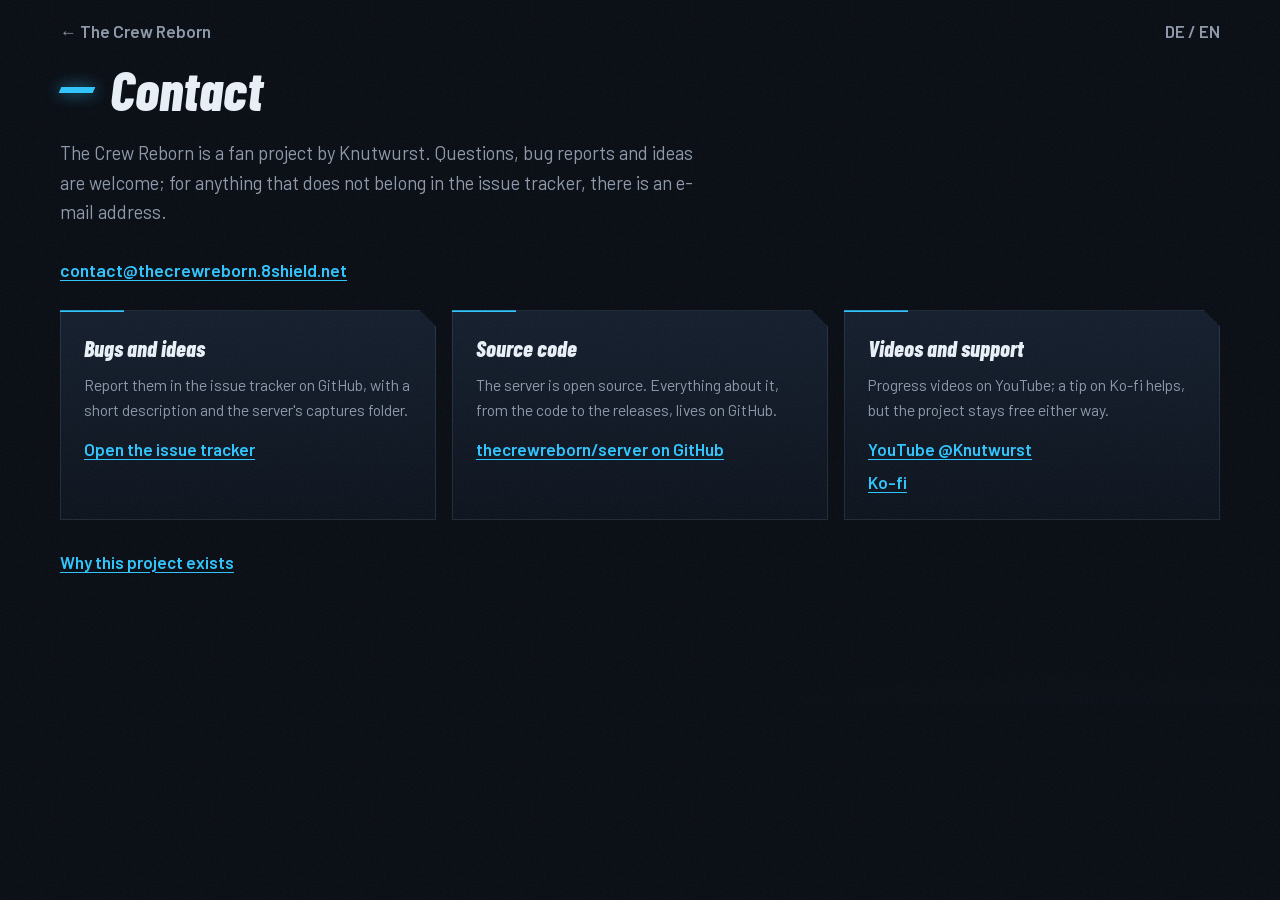
<file: contact/index.html>
<!doctype html>
<html lang="en">
<head>
<meta charset="utf-8">
<meta name="viewport" content="width=device-width, initial-scale=1">
<meta name="robots" content="noindex, nofollow">
<title>The Crew Reborn – Contact</title>
<meta name="theme-color" content="#070b12">
<link rel="icon" href="../assets/favicon.svg" type="image/svg+xml">
<link rel="stylesheet" href="../assets/fonts.css">
<link rel="stylesheet" href="../assets/style.css?v=35">
<style>
  .page-top { display: flex; justify-content: space-between; align-items: center; padding: 18px 0; }
  .page-top a { color: var(--steel); text-decoration: none; font-weight: 600; }
  .page-top a:hover { color: var(--cyan); }
  .contact-page { padding-bottom: clamp(72px, 11vw, 128px); }
</style>
</head>
<body>
<main class="wrap contact-page">
  <div class="page-top"><a href="../" data-t="back">← The Crew Reborn</a><a href="#" id="lang">DE / EN</a></div>
  <h2 data-t="title">Contact</h2>
  <p class="lede" data-t="text">The Crew Reborn is a fan project by Knutwurst. Questions, bug reports and ideas are welcome; for anything that does not belong in the issue tracker, there is an e-mail address.</p>
  <p class="contact-mailbox" id="mailBox" data-m="dGVuLmRsZWloczgubnJvYmVyd2VyY2VodEB0Y2F0bm9j"></p>
  <ul class="needs contact-grid">
    <li class="panel"><strong data-t="ct1">Bugs and ideas</strong><span data-t="ct1t">Report them in the issue tracker on GitHub, with a short description and the server's captures folder.</span><a class="contact-link" href="https://github.com/thecrewreborn/server/issues" data-t="ct1l">Open the issue tracker</a></li>
    <li class="panel"><strong data-t="ct2">Source code</strong><span data-t="ct2t">The server is open source. Everything about it, from the code to the releases, lives on GitHub.</span><a class="contact-link" href="https://github.com/thecrewreborn/server" data-t="ct2l">thecrewreborn/server on GitHub</a></li>
    <li class="panel"><strong data-t="ct3">Videos and support</strong><span data-t="ct3t">Progress videos on YouTube; a tip on Ko-fi helps, but the project stays free either way.</span><a class="contact-link" href="https://www.youtube.com/@Knutwurst">YouTube @Knutwurst</a><a class="contact-link" href="https://ko-fi.com/knutwurst">Ko-fi</a></li>
  </ul>
  <p class="note"><a class="contact-link" href="../why/" data-t="why">Why this project exists</a></p>
</main>

<script>
(function () {
  const DE = {
    back: "← The Crew Reborn",
    title: "Kontakt",
    text: "The Crew Reborn ist ein Fanprojekt von Knutwurst. Fragen, Fehlermeldungen und Ideen sind willkommen; für alles, was nicht in den Issue-Tracker gehört, gibt es eine E-Mail-Adresse.",
    ct1: "Fehler und Ideen",
    ct1t: "Melde sie bitte im Issue-Tracker auf GitHub, mit einer kurzen Beschreibung und dem Ordner captures des Servers.",
    ct1l: "Zum Issue-Tracker",
    ct2: "Quellcode",
    ct2t: "Der Server ist Open Source. Alles dazu, vom Code bis zu den Releases, liegt auf GitHub.",
    ct2l: "thecrewreborn/server auf GitHub",
    ct3: "Videos und Unterstützung",
    why: "Warum es dieses Projekt gibt",
    ct3t: "Fortschrittsvideos auf YouTube; ein Beitrag auf Ko-fi hilft, das Projekt bleibt aber in jedem Fall kostenlos."
  };
  const nodes = Array.from(document.querySelectorAll("[data-t]"));
  const EN = {};
  nodes.forEach((n) => (EN[n.dataset.t] = n.textContent));

  // The address is not in the page as text: the script builds it, so crawlers that only read the HTML do not find it.
  const box = document.getElementById("mailBox");
  const addr = atob(box.dataset.m).split("").reverse().join("");
  const a = document.createElement("a");
  a.className = "contact-mail";
  a.href = "mailto:" + addr;
  a.textContent = addr;
  box.append(a);

  function stored() {
    try { return localStorage.getItem("lang"); } catch (e) { return null; }
  }
  const asked = new URLSearchParams(location.search).get("lang") || stored();
  let lang = asked === "de" || asked === "en" ? asked : ((navigator.language || "").toLowerCase().startsWith("de") ? "de" : "en");

  function render() {
    const dict = lang === "de" ? DE : EN;
    nodes.forEach((n) => { n.textContent = dict[n.dataset.t]; });
    document.documentElement.lang = lang;
    document.title = "The Crew Reborn – " + dict.title;
  }
  document.getElementById("lang").addEventListener("click", (e) => {
    e.preventDefault();
    lang = lang === "de" ? "en" : "de";
    try { localStorage.setItem("lang", lang); } catch (err) { /* private mode */ }
    render();
  });
  render();
})();
</script>
<script src="../assets/stats.js?v=1" defer></script>
</body>
</html>
</file>
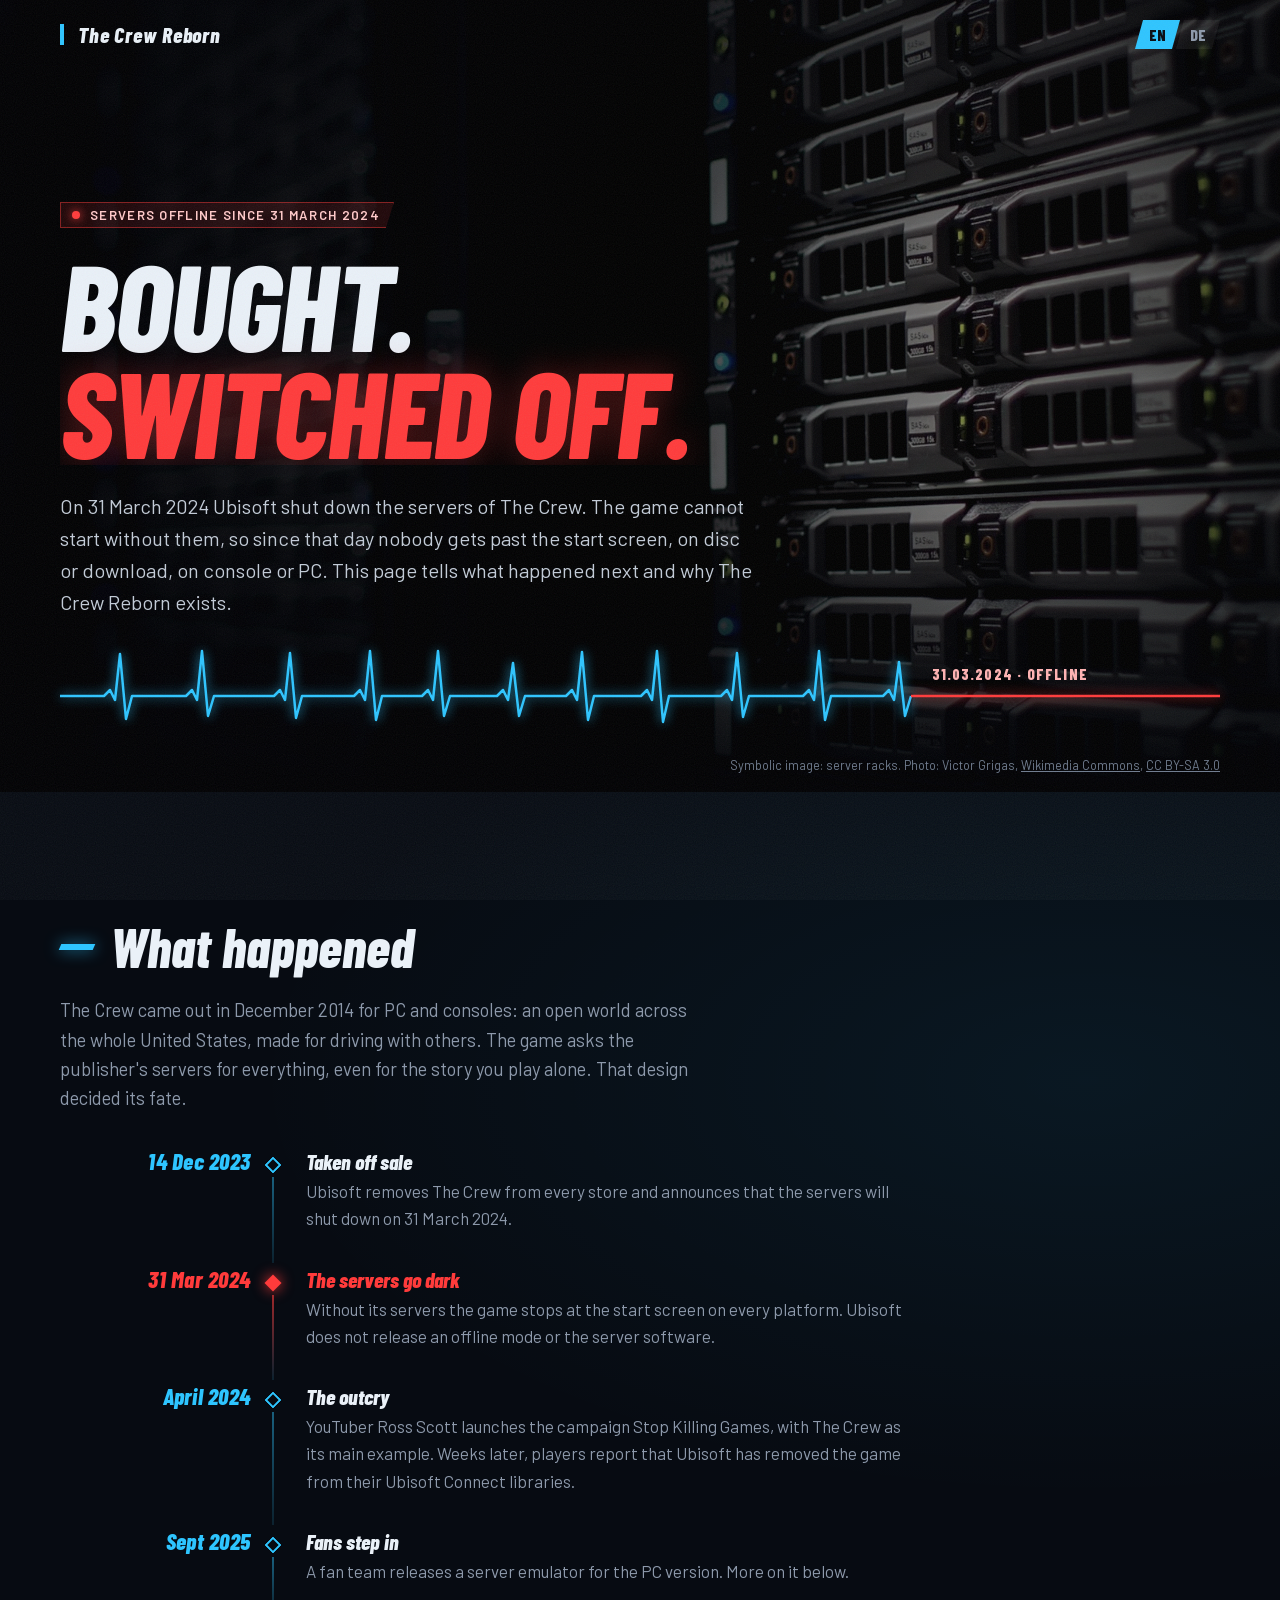
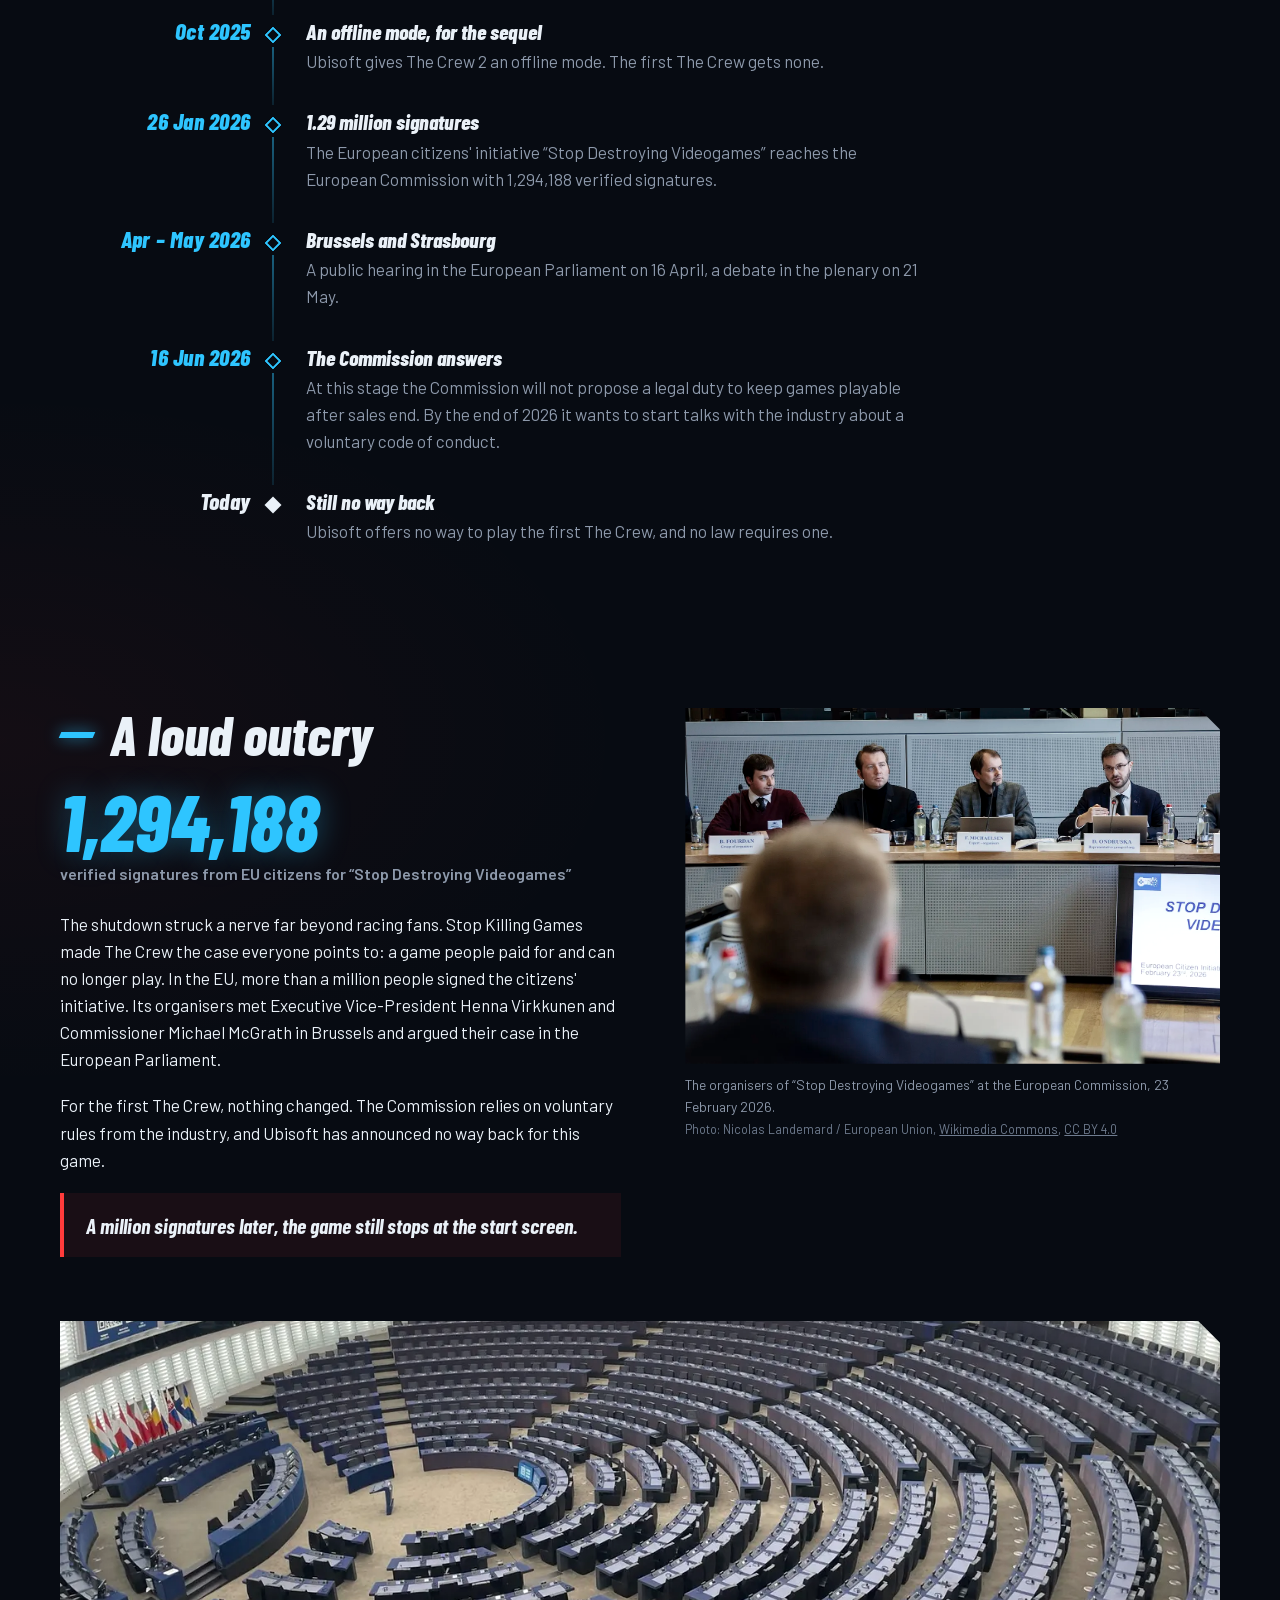
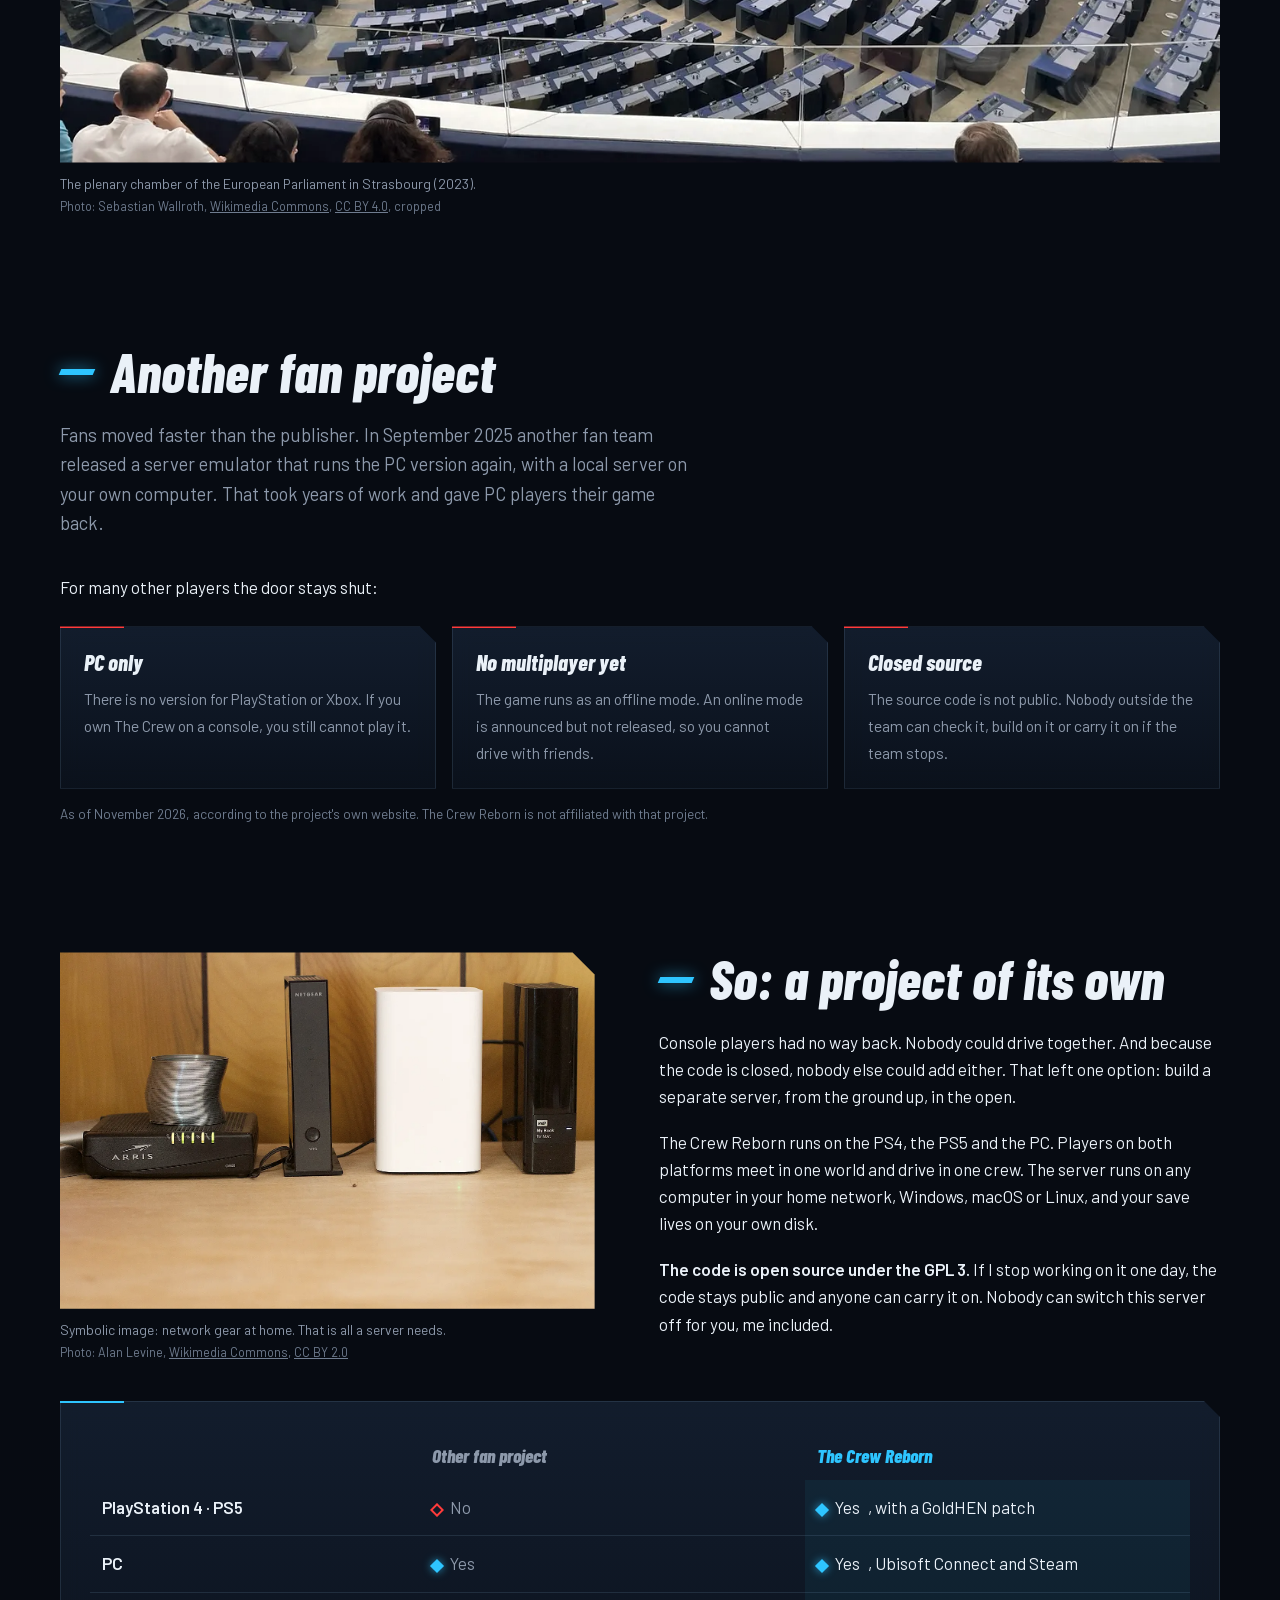
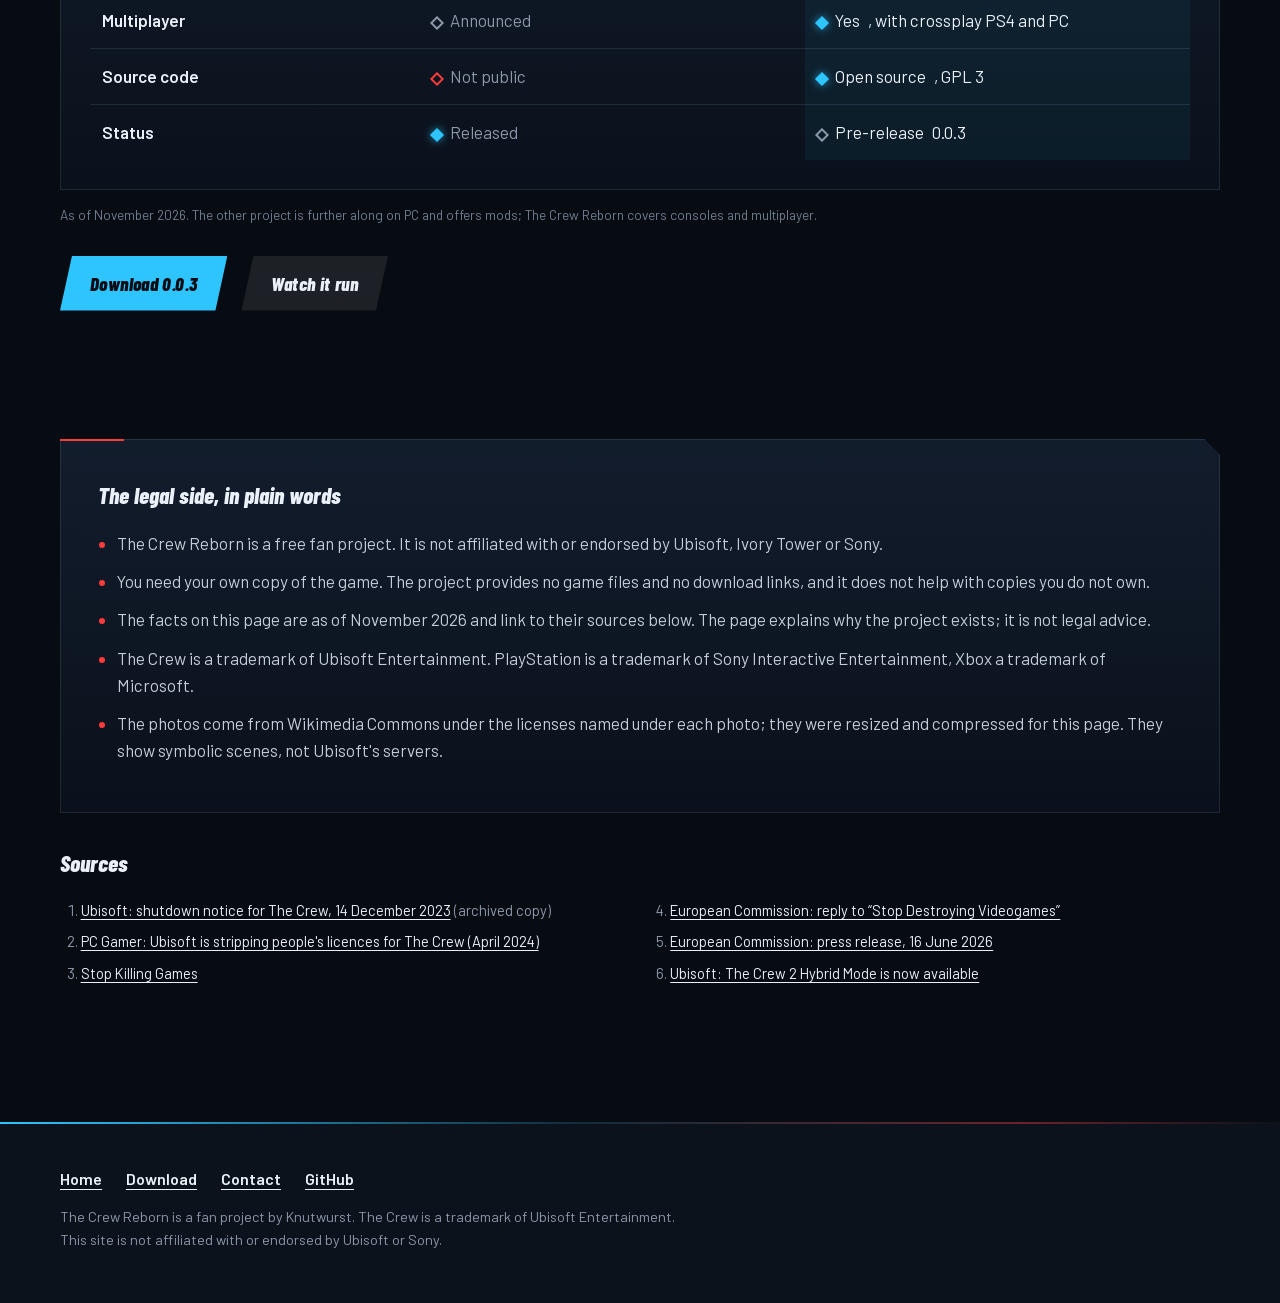
<file: why/index.html>
<!doctype html>
<html lang="en">
<head>
<meta charset="utf-8">
<meta name="viewport" content="width=device-width, initial-scale=1">
<title>Why The Crew Reborn</title>
<meta name="description" content="Ubisoft shut down The Crew in 2024. Why a fan project brings it back on PS4, PS5 and PC, with multiplayer and open source code.">
<meta property="og:title" content="Why The Crew Reborn">
<meta property="og:description" content="Bought, switched off, brought back: the story behind The Crew Reborn.">
<meta property="og:type" content="article">
<meta property="og:url" content="https://thecrewreborn.github.io/why/">
<meta property="og:image" content="https://thecrewreborn.github.io/assets/og.jpg">
<meta name="twitter:card" content="summary_large_image">
<meta name="theme-color" content="#070b12">
<link rel="icon" href="../assets/favicon.svg" type="image/svg+xml">
<link rel="stylesheet" href="../assets/fonts.css">
<link rel="stylesheet" href="../assets/style.css?v=35">
<link rel="stylesheet" href="../assets/why.css?v=6">
</head>
<body>

<header class="why-hero">
  <div class="why-hero-bg" aria-hidden="true"></div>
  <div class="topbar why-top">
    <a class="mark" href="../" data-t="home">The Crew Reborn</a>
    <button class="lang" id="lang" type="button" aria-label="Sprache wechseln / switch language">
      <span data-lang="en">EN</span><span data-lang="de">DE</span>
    </button>
  </div>
  <div class="why-copy">
    <p class="why-kicker" data-t="kicker">Servers offline since 31 March 2024</p>
    <h1><span data-t="h1a">Bought.</span><span class="off" data-t="h1b">Switched off.</span></h1>
    <p class="why-lede" data-t="lede">On 31 March 2024 Ubisoft shut down the servers of The Crew. The game cannot start without them, so since that day nobody gets past the start screen, on disc or download, on console or PC. This page tells what happened next and why The Crew Reborn exists.</p>
    <svg class="flatline" viewBox="0 0 1160 92" aria-hidden="true">
      <path class="beat" d="M0 60 L44 60 L50 54 L55 64 L60 18 L66 83 L72 60 L126 60 L132 54 L137 64 L142 15 L148 80 L154 60 L214 60 L220 54 L225 64 L230 17 L236 82 L242 60 L294 60 L300 54 L305 64 L310 15 L316 84 L322 60 L362 60 L368 54 L373 64 L378 15 L384 80 L390 60 L437 60 L443 54 L448 64 L453 27 L459 80 L465 60 L506 60 L512 54 L517 64 L522 16 L528 84 L534 60 L581 60 L587 54 L592 64 L597 15 L603 86 L609 60 L661 60 L667 54 L672 64 L677 17 L683 81 L689 60 L743 60 L749 54 L754 64 L759 15 L765 84 L771 60 L823 60 L829 54 L834 64 L839 26 L845 80 L851 60"/>
      <path class="dead" d="M851 60 L1160 60"/>
      <text x="872" y="44">31.03.2024 · OFFLINE</text>
    </svg>
  </div>
  <p class="why-credit"><span data-t="heroCredit">Symbolic image: server racks.</span> Photo: Victor Grigas, <a href="https://commons.wikimedia.org/wiki/File:Wikimedia_Foundation_Servers-8055_13.jpg">Wikimedia Commons</a>, <a href="https://creativecommons.org/licenses/by-sa/3.0/">CC BY-SA 3.0</a></p>
</header>

<main>
  <section class="band" id="story">
    <div class="wrap">
      <h2 data-t="tlTitle">What happened</h2>
      <p class="lede" data-t="tlLede">The Crew came out in December 2014 for PC and consoles: an open world across the whole United States, made for driving with others. The game asks the publisher's servers for everything, even for the story you play alone. That design decided its fate.</p>
      <ol class="timeline">
        <li><time data-t="t1d">14 Dec 2023</time><div><h3 data-t="t1">Taken off sale</h3><p data-t="t1t">Ubisoft removes The Crew from every store and announces that the servers will shut down on 31 March 2024.</p></div></li>
        <li class="off"><time data-t="t2d">31 Mar 2024</time><div><h3 data-t="t2">The servers go dark</h3><p data-t="t2t">Without its servers the game stops at the start screen on every platform. Ubisoft does not release an offline mode or the server software.</p></div></li>
        <li><time data-t="t3d">April 2024</time><div><h3 data-t="t3">The outcry</h3><p data-t="t3t">YouTuber Ross Scott launches the campaign Stop Killing Games, with The Crew as its main example. Weeks later, players report that Ubisoft has removed the game from their Ubisoft Connect libraries.</p></div></li>
        <li><time data-t="t4d">Sept 2025</time><div><h3 data-t="t4">Fans step in</h3><p data-t="t4t">A fan team releases a server emulator for the PC version. More on it below.</p></div></li>
        <li><time data-t="t5d">Oct 2025</time><div><h3 data-t="t5">An offline mode, for the sequel</h3><p data-t="t5t">Ubisoft gives The Crew 2 an offline mode. The first The Crew gets none.</p></div></li>
        <li><time data-t="t6d">26 Jan 2026</time><div><h3 data-t="t6">1.29 million signatures</h3><p data-t="t6t">The European citizens' initiative “Stop Destroying Videogames” reaches the European Commission with 1,294,188 verified signatures.</p></div></li>
        <li><time data-t="t7d">Apr – May 2026</time><div><h3 data-t="t7">Brussels and Strasbourg</h3><p data-t="t7t">A public hearing in the European Parliament on 16 April, a debate in the plenary on 21 May.</p></div></li>
        <li><time data-t="t8d">16 Jun 2026</time><div><h3 data-t="t8">The Commission answers</h3><p data-t="t8t">At this stage the Commission will not propose a legal duty to keep games playable after sales end. By the end of 2026 it wants to start talks with the industry about a voluntary code of conduct.</p></div></li>
        <li class="now"><time data-t="t9d">Today</time><div><h3 data-t="t9">Still no way back</h3><p data-t="t9t">Ubisoft offers no way to play the first The Crew, and no law requires one.</p></div></li>
      </ol>
    </div>
  </section>

  <section class="band" id="outcry">
    <div class="wrap split">
      <div class="prose">
        <h2 data-t="ocTitle">A loud outcry</h2>
        <p class="big-number"><span data-t="ocBig">1,294,188</span><small data-t="ocNum">verified signatures from EU citizens for “Stop Destroying Videogames”</small></p>
        <p data-t="oc1">The shutdown struck a nerve far beyond racing fans. Stop Killing Games made The Crew the case everyone points to: a game people paid for and can no longer play. In the EU, more than a million people signed the citizens' initiative. Its organisers met Executive Vice-President Henna Virkkunen and Commissioner Michael McGrath in Brussels and argued their case in the European Parliament.</p>
        <p data-t="oc2">For the first The Crew, nothing changed. The Commission relies on voluntary rules from the industry, and Ubisoft has announced no way back for this game.</p>
        <p class="quote-line" data-t="ocQuote">A million signatures later, the game still stops at the start screen.</p>
      </div>
      <figure class="why-figure">
        <img src="../assets/why/initiative.webp" width="1400" height="933" loading="lazy" alt="The organisers of Stop Destroying Videogames at a table in the European Commission, a screen with the initiative's name behind them" data-t-alt="initAlt">
        <figcaption><span data-t="initCap">The organisers of “Stop Destroying Videogames” at the European Commission, 23 February 2026.</span><small>Photo: Nicolas Landemard / European Union, <a href="https://commons.wikimedia.org/wiki/File:Visit_of_the_organisers_of_the_European_citizens%27_initiative_%22Stop_Destroying_Videogames%22,_to_the_EC_(P-069068-00-08).jpg">Wikimedia Commons</a>, <a href="https://creativecommons.org/licenses/by/4.0/">CC BY 4.0</a></small></figcaption>
      </figure>
    </div>
    <div class="wrap" style="margin-top: clamp(36px, 6vw, 64px)">
      <figure class="why-figure">
        <img src="../assets/why/parliament.webp" width="1400" height="1050" loading="lazy" alt="The empty plenary chamber of the European Parliament in Strasbourg" data-t-alt="epAlt" style="aspect-ratio: 21 / 8; object-fit: cover; object-position: 50% 62%">
        <figcaption><span data-t="epCap">The plenary chamber of the European Parliament in Strasbourg (2023).</span><small>Photo: Sebastian Wallroth, <a href="https://commons.wikimedia.org/wiki/File:Hemicycle_of_the_European_Parliament,_Strasbourg_2023_001.jpg">Wikimedia Commons</a>, <a href="https://creativecommons.org/licenses/by/4.0/">CC BY 4.0</a>, cropped</small></figcaption>
      </figure>
    </div>
  </section>

  <section class="band" id="fan-project">
    <div class="wrap">
      <h2 data-t="tcuTitle">Another fan project</h2>
      <p class="lede" data-t="tcuLede">Fans moved faster than the publisher. In September 2025 another fan team released a server emulator that runs the PC version again, with a local server on your own computer. That took years of work and gave PC players their game back.</p>
      <p class="prose muted" data-t="tcuMid">For many other players the door stays shut:</p>
      <ul class="limits">
        <li class="panel"><strong data-t="l1">PC only</strong><span data-t="l1t">There is no version for PlayStation or Xbox. If you own The Crew on a console, you still cannot play it.</span></li>
        <li class="panel"><strong data-t="l2">No multiplayer yet</strong><span data-t="l2t">The game runs as an offline mode. An online mode is announced but not released, so you cannot drive with friends.</span></li>
        <li class="panel"><strong data-t="l3">Closed source</strong><span data-t="l3t">The source code is not public. Nobody outside the team can check it, build on it or carry it on if the team stops.</span></li>
      </ul>
      <p class="asof" data-t="asof">As of November 2026, according to the project's own website. The Crew Reborn is not affiliated with that project.</p>
    </div>
  </section>

  <section class="band" id="reborn">
    <div class="wrap split flip">
      <figure class="why-figure">
        <img src="../assets/why/home-server.webp" width="1400" height="933" loading="lazy" alt="A cable modem, a router and small server boxes on a shelf at home" data-t-alt="homeAlt">
        <figcaption><span data-t="homeCap">Symbolic image: network gear at home. That is all a server needs.</span><small>Photo: Alan Levine, <a href="https://commons.wikimedia.org/wiki/File:Home_server_equipment.jpg">Wikimedia Commons</a>, <a href="https://creativecommons.org/licenses/by/2.0/">CC BY 2.0</a></small></figcaption>
      </figure>
      <div class="prose">
        <h2 data-t="rbTitle">So: a project of its own</h2>
        <p data-t="rb1">Console players had no way back. Nobody could drive together. And because the code is closed, nobody else could add either. That left one option: build a separate server, from the ground up, in the open.</p>
        <p data-t="rb2">The Crew Reborn runs on the PS4, the PS5 and the PC. Players on both platforms meet in one world and drive in one crew. The server runs on any computer in your home network, Windows, macOS or Linux, and your save lives on your own disk.</p>
        <p data-t="rb3"><strong>The code is open source under the GPL 3.</strong> If I stop working on it one day, the code stays public and anyone can carry it on. Nobody can switch this server off for you, me included.</p>
      </div>
    </div>
    <div class="wrap">
      <div class="panel compare">
        <table>
          <thead><tr><th><span class="sr" data-t="cHead">Comparison</span></th><th data-t="cOther"><span class="long">Other fan project</span><span class="short">Other project</span></th><th class="us"><span class="long">The Crew Reborn</span><span class="short">Reborn</span></th></tr></thead>
          <tbody>
            <tr><th><span class="long">PlayStation 4 · PS5</span><span class="short">PS4 · PS5</span></th><td><span class="no" data-t="cNo1">No</span></td><td class="us"><span class="yes" data-t="cPs">Yes<span class="det">, with a GoldHEN patch</span></span></td></tr>
            <tr><th>PC</th><td><span class="yes" data-t="cYes1">Yes</span></td><td class="us"><span class="yes" data-t="cPc">Yes<span class="det">, Ubisoft Connect and Steam</span></span></td></tr>
            <tr><th data-t="cMp">Multiplayer</th><td><span class="soon" data-t="cMpT">Announced</span></td><td class="us"><span class="yes" data-t="cMpR">Yes<span class="det">, with crossplay PS4 and PC</span></span></td></tr>
            <tr><th data-t="cSrc">Source code</th><td><span class="no" data-t="cSrcT">Not public</span></td><td class="us"><span class="yes" data-t="cSrcR">Open source<span class="det">, GPL 3</span></span></td></tr>
            <tr><th data-t="cStage"><span class="long">Status</span><span class="short">Status</span></th><td><span class="yes" data-t="cStageT">Released</span></td><td class="us"><span class="soon" data-t="cStageR">Pre-release<span class="det"> 0.0.3</span></span></td></tr>
          </tbody>
        </table>
      </div>
      <p class="asof" data-t="cAsof">As of November 2026. The other project is further along on PC and offers mods; The Crew Reborn covers consoles and multiplayer.</p>
      <div class="why-cta">
        <a class="btn btn-primary" href="../#download" data-t="ctaDl">Download 0.0.3</a>
        <a class="btn btn-ghost" href="../#video" data-t="ctaVideo">Watch it run</a>
      </div>
    </div>
  </section>

  <section class="band" id="legal">
    <div class="wrap">
      <div class="panel legal">
        <h3 data-t="lgTitle">The legal side, in plain words</h3>
        <ul>
          <li data-t="lg1">The Crew Reborn is a free fan project. It is not affiliated with or endorsed by Ubisoft, Ivory Tower or Sony.</li>
          <li data-t="lg2">You need your own copy of the game. The project provides no game files and no download links, and it does not help with copies you do not own.</li>
          <li data-t="lg3">The facts on this page are as of November 2026 and link to their sources below. The page explains why the project exists; it is not legal advice.</li>
          <li data-t="lg4">The Crew is a trademark of Ubisoft Entertainment. PlayStation is a trademark of Sony Interactive Entertainment, Xbox a trademark of Microsoft.</li>
          <li data-t="lg5">The photos come from Wikimedia Commons under the licenses named under each photo; they were resized and compressed for this page. They show symbolic scenes, not Ubisoft's servers.</li>
        </ul>
      </div>
      <div class="sources">
        <h3 data-t="srcTitle">Sources</h3>
        <ol>
          <li><a href="https://web.archive.org/web/20231215121859/https://www.ubisoft.com/en-gb/game/the-crew/the-crew/news-updates/mOR3tviszkxfeQCUKxhOV">Ubisoft: shutdown notice for The Crew, 14 December 2023</a> <span data-t="srcArchive">(archived copy)</span></li>
          <li><a href="https://www.pcgamer.com/games/racing/ubisoft-is-stripping-peoples-licences-for-the-crew-weeks-after-its-shutdown-nearly-squandering-hopes-of-private-servers-and-acting-as-a-stark-reminder-of-how-volatile-digital-ownership-is">PC Gamer: Ubisoft is stripping people's licences for The Crew (April 2024)</a></li>
          <li><a href="https://www.stopkillinggames.com/">Stop Killing Games</a></li>
          <li><a href="https://citizens-initiative.europa.eu/stop-destroying-videogames-commissions-reply-european-citizens-initiative_en">European Commission: reply to “Stop Destroying Videogames”</a></li>
          <li><a href="https://ec.europa.eu/commission/presscorner/detail/en/ip_26_1369">European Commission: press release, 16 June 2026</a></li>
          <li><a href="https://www.ubisoft.com/en-gb/game/the-crew/the-crew-2/news-updates/zs6ZFyLEQvKbFskEJZolR/the-crew-2-hybrid-mode-is-now-available">Ubisoft: The Crew 2 Hybrid Mode is now available</a></li>
        </ol>
      </div>
    </div>
  </section>
</main>

<footer class="foot">
  <div class="wrap">
    <p class="foot-links">
      <a href="../" data-t="fHome">Home</a>
      <a href="../#download" data-t="fDl">Download</a>
      <a href="../contact/" data-t="fContact">Contact</a>
      <a href="https://github.com/thecrewreborn/server">GitHub</a>
    </p>
    <p data-t="fLegal">The Crew Reborn is a fan project by Knutwurst. The Crew is a trademark of Ubisoft Entertainment. This site is not affiliated with or endorsed by Ubisoft or Sony.</p>
  </div>
</footer>

<script src="../assets/stats.js?v=1" defer></script>
<script>
(function () {
  const DE = {
    home: "The Crew Reborn",
    kicker: "Server offline seit 31. März 2024",
    h1a: "Gekauft.",
    h1b: "Abgeschaltet.",
    lede: "Am 31. März 2024 hat Ubisoft die Server von The Crew abgeschaltet. Ohne sie startet das Spiel nicht, und so kommt seit diesem Tag niemand mehr über den Startbildschirm hinaus, ob mit Disc oder Download, auf Konsole oder PC. Diese Seite erzählt, was danach geschah und warum es The Crew Reborn gibt.",
    heroCredit: "Symbolbild: Serverschränke.",
    tlTitle: "Was passiert ist",
    tlLede: "The Crew erschien im Dezember 2014 für PC und Konsolen: eine offene Welt quer durch die USA, gemacht, um gemeinsam zu fahren. Das Spiel fragt für alles die Server des Publishers, sogar für die Story, die du allein spielst. Diese Bauweise hat sein Schicksal entschieden.",
    t1d: "14. Dez. 2023",
    t2d: "31. März 2024",
    t6d: "26. Jan. 2026",
    t8d: "16. Juni 2026",
    ocBig: "1.294.188",
    t1: "Aus dem Verkauf genommen",
    t1t: "Ubisoft nimmt The Crew aus allen Stores und kündigt an, die Server am 31. März 2024 abzuschalten.",
    t2: "Die Server gehen vom Netz",
    t2t: "Ohne seine Server bleibt das Spiel auf jeder Plattform am Startbildschirm stehen. Einen Offline-Modus oder die Serversoftware veröffentlicht Ubisoft nicht.",
    t3d: "April 2024",
    t3: "Der Aufschrei",
    t3t: "Der YouTuber Ross Scott startet die Kampagne Stop Killing Games, mit The Crew als wichtigstem Beispiel. Wenige Wochen später berichten Spieler, dass Ubisoft das Spiel aus ihrer Ubisoft-Connect-Bibliothek entfernt hat.",
    t4d: "Sept. 2025",
    t4: "Fans springen ein",
    t4t: "Ein Fan-Team veröffentlicht einen Server-Emulator für die PC-Version. Mehr dazu weiter unten.",
    t5d: "Okt. 2025",
    t5: "Ein Offline-Modus, für den Nachfolger",
    t5t: "Ubisoft liefert für The Crew 2 einen Offline-Modus nach. Das erste The Crew bekommt keinen.",
    t6: "1,29 Millionen Unterschriften",
    t6t: "Die Europäische Bürgerinitiative „Stop Destroying Videogames“ geht mit 1.294.188 geprüften Unterschriften an die EU-Kommission.",
    t7d: "Apr. – Mai 2026",
    t7: "Brüssel und Straßburg",
    t7t: "Eine öffentliche Anhörung im Europäischen Parlament am 16. April, eine Debatte im Plenum am 21. Mai.",
    t8: "Die Kommission antwortet",
    t8t: "Eine gesetzliche Pflicht, Spiele nach dem Verkaufsende spielbar zu halten, schlägt die Kommission derzeit nicht vor. Bis Ende 2026 will sie mit der Branche Gespräche über einen freiwilligen Verhaltenskodex beginnen.",
    t9d: "Heute",
    t9: "Noch immer kein Weg zurück",
    t9t: "Ubisoft bietet keinen Weg, das erste The Crew zu spielen, und kein Gesetz verlangt einen.",
    ocTitle: "Ein lauter Aufschrei",
    ocNum: "geprüfte Unterschriften von EU-Bürgern für „Stop Destroying Videogames“",
    oc1: "Die Abschaltung traf weit über Rennspielfans hinaus einen Nerv. Stop Killing Games machte The Crew zu dem Fall, auf den alle zeigen: ein Spiel, für das Menschen bezahlt haben und das sie nicht mehr spielen können. In der EU unterschrieben mehr als eine Million Menschen die Bürgerinitiative. Ihre Organisatoren trafen in Brüssel die Exekutiv-Vizepräsidentin Henna Virkkunen und Kommissar Michael McGrath und vertraten ihr Anliegen im Europäischen Parlament.",
    oc2: "Für das erste The Crew hat sich nichts geändert. Die Kommission setzt auf freiwillige Regeln der Branche, und Ubisoft hat für dieses Spiel keinen Weg zurück angekündigt.",
    ocQuote: "Eine Million Unterschriften später bleibt das Spiel immer noch am Startbildschirm stehen.",
    initAlt: "Die Organisatoren von Stop Destroying Videogames an einem Tisch in der EU-Kommission, hinter ihnen ein Bildschirm mit dem Namen der Initiative",
    initCap: "Die Organisatoren von „Stop Destroying Videogames“ bei der EU-Kommission, 23. Februar 2026.",
    epAlt: "Der leere Plenarsaal des Europäischen Parlaments in Straßburg",
    epCap: "Der Plenarsaal des Europäischen Parlaments in Straßburg (2023).",
    tcuTitle: "Ein anderes Fanprojekt",
    tcuLede: "Fans waren schneller als der Publisher. Im September 2025 veröffentlichte ein anderes Fan-Team einen Server-Emulator, mit dem die PC-Version wieder läuft, mit einem lokalen Server auf dem eigenen Computer. Darin stecken Jahre an Arbeit, und PC-Spieler haben dadurch ihr Spiel zurückbekommen.",
    tcuMid: "Für viele andere Spieler bleibt die Tür zu:",
    l1: "Nur PC",
    l1t: "Eine Version für PlayStation oder Xbox gibt es nicht. Wer The Crew auf einer Konsole besitzt, kann es weiterhin nicht spielen.",
    l2: "Noch kein Multiplayer",
    l2t: "Das Spiel läuft als Offline-Modus. Ein Online-Modus ist angekündigt, aber nicht erschienen. Mit Freunden fahren geht also nicht.",
    l3: "Closed Source",
    l3t: "Der Quellcode ist nicht öffentlich. Niemand außerhalb des Teams kann ihn prüfen, darauf aufbauen oder ihn weiterführen, falls das Team aufhört.",
    asof: "Stand November 2026, laut der Website des Projekts. The Crew Reborn steht in keiner Verbindung zu diesem Projekt.",
    homeAlt: "Ein Kabelmodem, ein Router und kleine Servergehäuse auf einem Regal zu Hause",
    homeCap: "Symbolbild: Netzwerkgeräte zu Hause. Mehr braucht ein Server nicht.",
    rbTitle: "Also: ein eigenes Projekt",
    rb1: "Konsolenspieler hatten keinen Weg zurück. Gemeinsam fahren konnte niemand. Und weil der Code nicht öffentlich ist, konnte auch niemand anderes beides nachrüsten. Es blieb eine Möglichkeit: einen eigenen Server bauen, von Grund auf und offen.",
    rb2: "The Crew Reborn läuft auf PS4, PS5 und PC. Spieler beider Plattformen treffen sich in einer Welt und fahren in einer Crew. Der Server läuft auf jedem Computer in deinem Heimnetz, unter Windows, macOS oder Linux, und dein Spielstand liegt auf deiner eigenen Festplatte.",
    rb3: "<strong>Der Code ist Open Source unter der GPL 3.</strong> Höre ich eines Tages auf, bleibt der Code öffentlich, und jeder kann ihn weiterführen. Niemand kann dir diesen Server abschalten, auch ich nicht.",
    cHead: "Vergleich",
    cNo1: "Nein",
    cOther: "<span class=\"long\">Anderes Fanprojekt</span><span class=\"short\">Anderes Projekt</span>",
    cPs: "Ja<span class=\"det\">, mit GoldHEN-Patch</span>",
    cYes1: "Ja",
    cPc: "Ja<span class=\"det\">, Ubisoft Connect und Steam</span>",
    cMp: "Multiplayer",
    cMpT: "Angekündigt",
    cMpR: "Ja<span class=\"det\">, mit Crossplay PS4 und PC</span>",
    cSrc: "Quellcode",
    cSrcT: "Nicht öffentlich",
    cSrcR: "Open Source<span class=\"det\">, GPL 3</span>",
    cStage: "<span class=\"long\">Entwicklungsstand</span><span class=\"short\">Stand</span>",
    cStageT: "Veröffentlicht",
    cStageR: "Pre-Release<span class=\"det\"> 0.0.3</span>",
    cAsof: "Stand November 2026. Das andere Projekt ist auf dem PC weiter und bietet Mods; The Crew Reborn deckt Konsolen und Multiplayer ab.",
    ctaDl: "Download 0.0.3",
    ctaVideo: "Im Video ansehen",
    lgTitle: "Rechtliches, klar gesagt",
    lg1: "The Crew Reborn ist ein kostenloses Fanprojekt. Es steht in keiner Verbindung zu Ubisoft, Ivory Tower oder Sony und wird von ihnen nicht unterstützt.",
    lg2: "Du brauchst eine eigene Kopie des Spiels. Das Projekt stellt keine Spieldateien und keine Download-Links bereit und hilft nicht bei Kopien, die du nicht besitzt.",
    lg3: "Die Fakten auf dieser Seite haben den Stand November 2026 und verweisen unten auf ihre Quellen. Die Seite erklärt, warum es das Projekt gibt; sie ist keine Rechtsberatung.",
    lg4: "The Crew ist eine Marke von Ubisoft Entertainment. PlayStation ist eine Marke von Sony Interactive Entertainment, Xbox eine Marke von Microsoft.",
    lg5: "Die Fotos stammen von Wikimedia Commons, unter den Lizenzen, die unter jedem Foto stehen; für diese Seite wurden sie verkleinert und komprimiert. Sie zeigen Symbolbilder, nicht die Server von Ubisoft.",
    srcTitle: "Quellen",
    srcArchive: "(archivierte Kopie)",
    fHome: "Startseite",
    fDl: "Download",
    fContact: "Kontakt",
    fLegal: "The Crew Reborn ist ein Fanprojekt von Knutwurst. The Crew ist eine Marke von Ubisoft Entertainment. Diese Seite steht in keiner Verbindung zu Ubisoft oder Sony und wird von ihnen nicht unterstützt."
  };
  const nodes = Array.from(document.querySelectorAll("[data-t]"));
  const alts = Array.from(document.querySelectorAll("[data-t-alt]"));
  const EN = {};
  nodes.forEach((n) => (EN[n.dataset.t] = n.innerHTML));
  alts.forEach((n) => (EN[n.dataset.tAlt] = n.alt));
  EN.title = document.title;
  DE.title = "Warum The Crew Reborn";

  function stored() {
    try { return localStorage.getItem("lang"); } catch (e) { return null; }
  }
  const asked = new URLSearchParams(location.search).get("lang") || stored();
  let lang = asked === "de" || asked === "en" ? asked : ((navigator.language || "").toLowerCase().startsWith("de") ? "de" : "en");
  const btn = document.getElementById("lang");

  function render() {
    const dict = lang === "de" ? DE : EN;
    nodes.forEach((n) => { if (dict[n.dataset.t] !== undefined) n.innerHTML = dict[n.dataset.t]; });
    alts.forEach((n) => { n.alt = dict[n.dataset.tAlt]; });
    document.documentElement.lang = lang;
    document.title = dict.title;
    btn.dataset.active = lang;
  }
  btn.addEventListener("click", () => {
    lang = lang === "de" ? "en" : "de";
    try { localStorage.setItem("lang", lang); } catch (err) { /* private mode */ }
    render();
  });
  render();
})();
</script>
</body>
</html>
</file>
<file: assets/fonts.css>
/* Barlow and Barlow Condensed (SIL Open Font License 1.1, see fonts/OFL.txt), served from this site */
/* latin-ext */
@font-face {
  font-family: 'Barlow';
  font-style: normal;
  font-weight: 400;
  font-display: swap;
  src: url(fonts/Barlow-400-latin-ext.woff2) format('woff2');
  unicode-range: U+0100-02BA, U+02BD-02C5, U+02C7-02CC, U+02CE-02D7, U+02DD-02FF, U+0304, U+0308, U+0329, U+1D00-1DBF, U+1E00-1E9F, U+1EF2-1EFF, U+2020, U+20A0-20AB, U+20AD-20C4, U+2113, U+2C60-2C7F, U+A720-A7FF;
}
/* latin */
@font-face {
  font-family: 'Barlow';
  font-style: normal;
  font-weight: 400;
  font-display: swap;
  src: url(fonts/Barlow-400-latin.woff2) format('woff2');
  unicode-range: U+0000-00FF, U+0131, U+0152-0153, U+02BB-02BC, U+02C6, U+02DA, U+02DC, U+0304, U+0308, U+0329, U+2000-206F, U+20AC, U+2122, U+2191, U+2193, U+2212, U+2215, U+FEFF, U+FFFD;
}
/* latin-ext */
@font-face {
  font-family: 'Barlow';
  font-style: normal;
  font-weight: 500;
  font-display: swap;
  src: url(fonts/Barlow-500-latin-ext.woff2) format('woff2');
  unicode-range: U+0100-02BA, U+02BD-02C5, U+02C7-02CC, U+02CE-02D7, U+02DD-02FF, U+0304, U+0308, U+0329, U+1D00-1DBF, U+1E00-1E9F, U+1EF2-1EFF, U+2020, U+20A0-20AB, U+20AD-20C4, U+2113, U+2C60-2C7F, U+A720-A7FF;
}
/* latin */
@font-face {
  font-family: 'Barlow';
  font-style: normal;
  font-weight: 500;
  font-display: swap;
  src: url(fonts/Barlow-500-latin.woff2) format('woff2');
  unicode-range: U+0000-00FF, U+0131, U+0152-0153, U+02BB-02BC, U+02C6, U+02DA, U+02DC, U+0304, U+0308, U+0329, U+2000-206F, U+20AC, U+2122, U+2191, U+2193, U+2212, U+2215, U+FEFF, U+FFFD;
}
/* latin-ext */
@font-face {
  font-family: 'Barlow';
  font-style: normal;
  font-weight: 600;
  font-display: swap;
  src: url(fonts/Barlow-600-latin-ext.woff2) format('woff2');
  unicode-range: U+0100-02BA, U+02BD-02C5, U+02C7-02CC, U+02CE-02D7, U+02DD-02FF, U+0304, U+0308, U+0329, U+1D00-1DBF, U+1E00-1E9F, U+1EF2-1EFF, U+2020, U+20A0-20AB, U+20AD-20C4, U+2113, U+2C60-2C7F, U+A720-A7FF;
}
/* latin */
@font-face {
  font-family: 'Barlow';
  font-style: normal;
  font-weight: 600;
  font-display: swap;
  src: url(fonts/Barlow-600-latin.woff2) format('woff2');
  unicode-range: U+0000-00FF, U+0131, U+0152-0153, U+02BB-02BC, U+02C6, U+02DA, U+02DC, U+0304, U+0308, U+0329, U+2000-206F, U+20AC, U+2122, U+2191, U+2193, U+2212, U+2215, U+FEFF, U+FFFD;
}
/* latin-ext */
@font-face {
  font-family: 'Barlow Condensed';
  font-style: italic;
  font-weight: 700;
  font-display: swap;
  src: url(fonts/BarlowCondensed-700i-latin-ext.woff2) format('woff2');
  unicode-range: U+0100-02BA, U+02BD-02C5, U+02C7-02CC, U+02CE-02D7, U+02DD-02FF, U+0304, U+0308, U+0329, U+1D00-1DBF, U+1E00-1E9F, U+1EF2-1EFF, U+2020, U+20A0-20AB, U+20AD-20C4, U+2113, U+2C60-2C7F, U+A720-A7FF;
}
/* latin */
@font-face {
  font-family: 'Barlow Condensed';
  font-style: italic;
  font-weight: 700;
  font-display: swap;
  src: url(fonts/BarlowCondensed-700i-latin.woff2) format('woff2');
  unicode-range: U+0000-00FF, U+0131, U+0152-0153, U+02BB-02BC, U+02C6, U+02DA, U+02DC, U+0304, U+0308, U+0329, U+2000-206F, U+20AC, U+2122, U+2191, U+2193, U+2212, U+2215, U+FEFF, U+FFFD;
}
/* latin-ext */
@font-face {
  font-family: 'Barlow Condensed';
  font-style: italic;
  font-weight: 800;
  font-display: swap;
  src: url(fonts/BarlowCondensed-800i-latin-ext.woff2) format('woff2');
  unicode-range: U+0100-02BA, U+02BD-02C5, U+02C7-02CC, U+02CE-02D7, U+02DD-02FF, U+0304, U+0308, U+0329, U+1D00-1DBF, U+1E00-1E9F, U+1EF2-1EFF, U+2020, U+20A0-20AB, U+20AD-20C4, U+2113, U+2C60-2C7F, U+A720-A7FF;
}
/* latin */
@font-face {
  font-family: 'Barlow Condensed';
  font-style: italic;
  font-weight: 800;
  font-display: swap;
  src: url(fonts/BarlowCondensed-800i-latin.woff2) format('woff2');
  unicode-range: U+0000-00FF, U+0131, U+0152-0153, U+02BB-02BC, U+02C6, U+02DA, U+02DC, U+0304, U+0308, U+0329, U+2000-206F, U+20AC, U+2122, U+2191, U+2193, U+2212, U+2215, U+FEFF, U+FFFD;
}
/* latin-ext */
@font-face {
  font-family: 'Barlow Condensed';
  font-style: normal;
  font-weight: 600;
  font-display: swap;
  src: url(fonts/BarlowCondensed-600-latin-ext.woff2) format('woff2');
  unicode-range: U+0100-02BA, U+02BD-02C5, U+02C7-02CC, U+02CE-02D7, U+02DD-02FF, U+0304, U+0308, U+0329, U+1D00-1DBF, U+1E00-1E9F, U+1EF2-1EFF, U+2020, U+20A0-20AB, U+20AD-20C4, U+2113, U+2C60-2C7F, U+A720-A7FF;
}
/* latin */
@font-face {
  font-family: 'Barlow Condensed';
  font-style: normal;
  font-weight: 600;
  font-display: swap;
  src: url(fonts/BarlowCondensed-600-latin.woff2) format('woff2');
  unicode-range: U+0000-00FF, U+0131, U+0152-0153, U+02BB-02BC, U+02C6, U+02DA, U+02DC, U+0304, U+0308, U+0329, U+2000-206F, U+20AC, U+2122, U+2191, U+2193, U+2212, U+2215, U+FEFF, U+FFFD;
}
/* latin-ext */
@font-face {
  font-family: 'Barlow Condensed';
  font-style: normal;
  font-weight: 800;
  font-display: swap;
  src: url(fonts/BarlowCondensed-800-latin-ext.woff2) format('woff2');
  unicode-range: U+0100-02BA, U+02BD-02C5, U+02C7-02CC, U+02CE-02D7, U+02DD-02FF, U+0304, U+0308, U+0329, U+1D00-1DBF, U+1E00-1E9F, U+1EF2-1EFF, U+2020, U+20A0-20AB, U+20AD-20C4, U+2113, U+2C60-2C7F, U+A720-A7FF;
}
/* latin */
@font-face {
  font-family: 'Barlow Condensed';
  font-style: normal;
  font-weight: 800;
  font-display: swap;
  src: url(fonts/BarlowCondensed-800-latin.woff2) format('woff2');
  unicode-range: U+0000-00FF, U+0131, U+0152-0153, U+02BB-02BC, U+02C6, U+02DA, U+02DC, U+0304, U+0308, U+0329, U+2000-206F, U+20AC, U+2122, U+2191, U+2193, U+2212, U+2215, U+FEFF, U+FFFD;
}
</file>
<file: assets/style.css>
:root {
  --night: #070b12;
  --deep: #0b121c;
  --line: rgba(140, 180, 220, .14);
  --steel: #8d99ab;
  --ice: #eaf1f8;
  --cyan: #2ec5ff;
  --cyan-soft: rgba(46, 197, 255, .18);
  --siren: #ff3b3b;
  --measure: 64ch;
  --cut: 16px;
  color-scheme: dark;
}

* { box-sizing: border-box; }

html { scroll-behavior: smooth; }

body {
  margin: 0;
  background:
    radial-gradient(1200px 600px at 85% 120vh, rgba(46, 197, 255, .07), transparent 70%),
    radial-gradient(900px 500px at 0% 260vh, rgba(255, 59, 59, .05), transparent 70%),
    var(--night);
  color: var(--ice);
  font-family: "Barlow", "Helvetica Neue", Arial, sans-serif;
  font-size: 1.0625rem;
  line-height: 1.6;
  -webkit-font-smoothing: antialiased;
}

/* film grain over everything */
body::after {
  content: "";
  position: fixed;
  inset: 0;
  z-index: 50;
  pointer-events: none;
  opacity: .07;
  background-image: url("data:image/svg+xml,%3Csvg xmlns='http://www.w3.org/2000/svg' width='160' height='160'%3E%3Cfilter id='n'%3E%3CfeTurbulence type='fractalNoise' baseFrequency='.9' numOctaves='2' stitchTiles='stitch'/%3E%3C/filter%3E%3Crect width='100%25' height='100%25' filter='url(%23n)'/%3E%3C/svg%3E");
}

a { color: inherit; }
a:focus-visible, button:focus-visible, summary:focus-visible {
  outline: 2px solid var(--cyan);
  outline-offset: 3px;
}

.wrap {
  width: min(1160px, 100% - 32px);
  margin-inline: auto;
}

h1, h2, h3, .btn, .mark, .lang, summary {
  font-family: "Barlow Condensed", "Arial Narrow", sans-serif;
}

/* ---------- hero ---------- */

.hero {
  position: relative;
  min-height: 100svh;
  display: flex;
  flex-direction: column;
  overflow: hidden;
  isolation: isolate;
}

.hero-bg {
  position: absolute;
  inset: 0;
  z-index: -2;
  background:
    linear-gradient(90deg, rgba(7, 11, 18, .96) 0%, rgba(7, 11, 18, .78) 38%, rgba(7, 11, 18, .25) 70%, rgba(7, 11, 18, .55) 100%),
    linear-gradient(180deg, rgba(7, 11, 18, .4) 0%, transparent 30%, transparent 62%, var(--night) 100%),
    url("shots/hero.jpg") 75% 50% / cover no-repeat;
  filter: saturate(.8) contrast(1.08);
  animation: drift 24s ease-in-out infinite alternate;
}

.hero-bg::after {
  content: "";
  position: absolute;
  inset: 0;
  background: linear-gradient(200deg, rgba(46, 197, 255, .22), rgba(20, 40, 90, .25) 55%, transparent);
  mix-blend-mode: color;
}

.streaks { position: absolute; inset: 0; z-index: -1; pointer-events: none; }
.streaks i {
  position: absolute;
  left: 0;
  height: 2px;
  width: 42vw;
  border-radius: 2px;
  background: linear-gradient(90deg, transparent, rgba(46, 197, 255, .9) 60%, #fff);
  box-shadow: 0 0 12px rgba(46, 197, 255, .8);
  opacity: 0;
  animation: streak 5.5s cubic-bezier(.4, 0, .2, 1) infinite;
}
.streaks i:nth-child(1) { top: 58%; animation-delay: .2s; }
.streaks i:nth-child(2) { top: 64%; width: 28vw; animation-delay: 1.6s; animation-duration: 4.6s; }
.streaks i:nth-child(3) { top: 71%; animation-delay: 2.9s; animation-duration: 6.4s; }
.streaks i:nth-child(4) {
  top: 67%; width: 22vw; animation-delay: 3.8s;
  background: linear-gradient(90deg, transparent, rgba(255, 59, 59, .9) 60%, #ffd6d6);
  box-shadow: 0 0 12px rgba(255, 59, 59, .8);
}
.streaks i:nth-child(5) { top: 76%; width: 34vw; animation-delay: .9s; animation-duration: 7.2s; }

.topbar {
  display: flex;
  justify-content: space-between;
  align-items: center;
  width: min(1160px, 100% - 32px);
  margin: 20px auto 0;
}

.mark {
  font-weight: 800;
  font-style: italic;
  font-size: 1.35rem;
  letter-spacing: .04em;
  padding-left: 14px;
  border-left: 4px solid var(--cyan);
  line-height: 1;
}
a.mark { text-decoration: none; }
a.mark:hover { color: var(--cyan); }

.lang {
  display: inline-flex;
  padding: 0;
  border: 0;
  background: transparent;
  font-weight: 800;
  font-size: .95rem;
  color: var(--steel);
  cursor: pointer;
}
.lang span {
  padding: 6px 14px 5px;
  clip-path: polygon(8px 0, 100% 0, calc(100% - 8px) 100%, 0 100%);
  background: rgba(255, 255, 255, .06);
}
.lang span + span { margin-left: -4px; }
.lang[data-active="en"] [data-lang="en"],
.lang[data-active="de"] [data-lang="de"] { background: var(--cyan); color: var(--night); }

.hero-copy {
  width: min(1160px, 100% - 32px);
  margin: auto auto 0;
  padding: 12vh 0 clamp(80px, 14vh, 150px);
}

.platforms {
  display: flex;
  gap: 8px;
  margin: 0 0 18px;
  padding: 0;
  list-style: none;
  animation: rise .9s .3s ease-out both;
}
.platforms li {
  padding: 4px 14px 3px;
  font: 800 italic 1.05rem/1.2 "Barlow Condensed", sans-serif;
  letter-spacing: .04em;
  background: rgba(255, 255, 255, .08);
  box-shadow: inset 0 0 0 1px rgba(46, 197, 255, .45);
  clip-path: polygon(7px 0, 100% 0, calc(100% - 7px) 100%, 0 100%);
}

h1 {
  margin: 0;
  font-weight: 800;
  font-style: italic;
  text-transform: uppercase;
  line-height: .84;
  font-size: clamp(3.6rem, 13vw, 10rem);
  letter-spacing: .005em;
  animation: wipe 1.2s cubic-bezier(.7, 0, .2, 1) both;
}

.h1-a {
  display: block;
  background: linear-gradient(180deg, #ffffff 0%, #d7e0ea 42%, #6f7c8d 50%, #c9d3de 64%, #f4f8fb 100%);
  -webkit-background-clip: text;
  background-clip: text;
  color: transparent;
  filter: drop-shadow(0 6px 18px rgba(0, 0, 0, .6));
}

.h1-b {
  display: block;
  color: transparent;
  -webkit-text-stroke: 2px var(--cyan);
  text-shadow: 0 0 28px rgba(46, 197, 255, .45);
  padding-left: .35em;
}

.tagline {
  margin: 1.4rem 0 0;
  max-width: 46ch;
  font-size: clamp(1.08rem, 2vw, 1.3rem);
  line-height: 1.5;
  color: #c9d4e0;
  animation: rise .9s .5s ease-out both;
}

.news {
  display: inline-flex;
  align-items: center;
  gap: 10px;
  margin-top: 1.4rem;
  padding: 6px 16px 6px 6px;
  color: var(--ice);
  text-decoration: none;
  font-weight: 600;
  font-size: .98rem;
  background: rgba(7, 11, 18, .55);
  box-shadow: inset 0 0 0 1px rgba(46, 197, 255, .45);
  backdrop-filter: blur(6px);
  clip-path: polygon(8px 0, 100% 0, calc(100% - 8px) 100%, 0 100%);
  animation: rise .9s .9s ease-out both;
}
.news b {
  padding: 2px 10px 1px;
  font: 800 italic .95rem/1.2 "Barlow Condensed", sans-serif;
  letter-spacing: .04em;
  text-transform: uppercase;
  background: var(--siren);
  color: #fff;
  clip-path: polygon(6px 0, 100% 0, calc(100% - 6px) 100%, 0 100%);
}
.news:hover { box-shadow: inset 0 0 0 1px var(--cyan); }
.news:hover span { color: var(--cyan); }
.news:focus-visible { outline: none; box-shadow: inset 0 0 0 2px var(--cyan); }

.ctas {
  display: flex;
  flex-wrap: wrap;
  gap: 14px;
  margin-top: 2rem;
  animation: rise .9s .7s ease-out both;
}

.btn {
  display: inline-block;
  padding: 13px 30px 11px;
  font-weight: 800;
  font-style: italic;
  font-size: 1.2rem;
  text-decoration: none;
  letter-spacing: .02em;
  clip-path: polygon(12px 0, 100% 0, calc(100% - 12px) 100%, 0 100%);
  transition: background-color .2s, color .2s;
}
.btn-primary { background: var(--cyan); color: var(--night); }
.btn-primary:hover { background: #7fdcff; }
.btn-ghost { background: rgba(255, 255, 255, .09); color: var(--ice); backdrop-filter: blur(6px); }
.btn-ghost:hover { background: rgba(255, 255, 255, .18); }

.disclaimer {
  position: absolute;
  right: 16px;
  bottom: 14px;
  left: 16px;
  margin: 0;
  text-align: right;
  font-size: .8rem;
  color: var(--steel);
}

@keyframes streak {
  0% { transform: translateX(-50vw); opacity: 0; }
  15% { opacity: .9; }
  60% { opacity: .6; }
  100% { transform: translateX(130vw); opacity: 0; }
}
@keyframes drift { from { transform: scale(1.04); } to { transform: scale(1.1) translateX(-1.5%); } }
@keyframes wipe {
  from { clip-path: inset(0 100% 0 0); transform: translateX(-24px); }
  to { clip-path: inset(0 -10% 0 0); transform: none; }
}
@keyframes rise { from { opacity: 0; transform: translateY(14px); } to { opacity: 1; transform: none; } }

/* ---------- sections ---------- */

.band { padding-top: clamp(72px, 11vw, 128px); }
.band:last-child { padding-bottom: clamp(72px, 11vw, 128px); }

h2 {
  margin: 0 0 .4em;
  font-weight: 800;
  font-style: italic;
  font-size: clamp(2.2rem, 5vw, 3.4rem);
  line-height: 1;
  display: flex;
  align-items: center;
  gap: 16px;
}
h2::before {
  content: "";
  width: 34px;
  height: 6px;
  flex: none;
  background: var(--cyan);
  transform: skewX(-24deg);
  box-shadow: 0 0 14px rgba(46, 197, 255, .7);
}

.lede {
  margin: 0 0 2.2rem;
  max-width: var(--measure);
  font-size: 1.15rem;
  color: var(--steel);
}

.panel {
  position: relative;
  background: linear-gradient(180deg, rgba(22, 34, 52, .78), rgba(12, 19, 30, .78));
  box-shadow: inset 0 0 0 1px var(--line);
  backdrop-filter: blur(10px);
  clip-path: polygon(0 0, calc(100% - var(--cut)) 0, 100% var(--cut), 100% 100%, 0 100%);
}
.panel::before {
  content: "";
  position: absolute;
  left: 0;
  top: 0;
  width: 64px;
  height: 2px;
  background: var(--cyan);
}

/* video */

.player {
  position: relative;
  aspect-ratio: 16 / 9;
  overflow: hidden;
  background: var(--deep);
  clip-path: polygon(0 0, calc(100% - 28px) 0, 100% 28px, 100% 100%, 28px 100%, 0 calc(100% - 28px));
}
.player iframe { position: absolute; inset: 0; width: 100%; height: 100%; border: 0; }

.facade {
  position: absolute;
  inset: 0;
  display: flex;
  flex-direction: column;
  align-items: center;
  justify-content: center;
  gap: 16px;
  padding: 24px;
  border: 0;
  color: var(--ice);
  font: inherit;
  cursor: pointer;
  background:
    linear-gradient(180deg, rgba(7, 11, 18, .35), rgba(7, 11, 18, .85)),
    url("shots/detroit-skyline.jpg") center / cover;
}
.facade::after {
  content: "";
  position: absolute;
  inset: 0;
  background: linear-gradient(200deg, rgba(46, 197, 255, .25), rgba(20, 40, 90, .3));
  mix-blend-mode: color;
  pointer-events: none;
}

.play {
  position: relative;
  z-index: 1;
  flex: none;
  width: 92px;
  height: 92px;
  border-radius: 50%;
  background: rgba(7, 11, 18, .55);
  box-shadow: inset 0 0 0 2px var(--cyan), 0 0 36px rgba(46, 197, 255, .45);
  backdrop-filter: blur(6px);
  transition: transform .25s, box-shadow .25s;
}
.play::after {
  content: "";
  position: absolute;
  left: 37px;
  top: 29px;
  border-left: 28px solid var(--ice);
  border-top: 17px solid transparent;
  border-bottom: 17px solid transparent;
}
.facade:hover .play { transform: scale(1.07); box-shadow: inset 0 0 0 2px var(--cyan), 0 0 56px rgba(46, 197, 255, .7); }
.facade-title, .facade-note { position: relative; z-index: 1; text-align: center; }
.facade-title { font-family: "Barlow Condensed", sans-serif; font-weight: 800; font-style: italic; font-size: clamp(1.3rem, 3vw, 2rem); line-height: 1.1; }
.facade-note { font-size: .9rem; color: var(--steel); }

.series {
  display: grid;
  grid-template-columns: minmax(0, 2fr) minmax(300px, 1fr);
  gap: 20px;
  align-items: start;
}
.episodes-box { display: flex; flex-direction: column; gap: 14px; }

.playlist { list-style: none; padding: 0; margin: 0; display: flex; flex-direction: column; gap: 8px; }

/* desktop: the list is exactly as tall as the player and scrolls inside. The player alone sets the row height
   (aspect-ratio, not stretched); the episode box sits absolutely in the stretched right cell, so it never adds
   height. (contain: size here left both at 0 px in Safari.) */
@media (min-width: 961px) {
  .series { align-items: stretch; }
  .player { align-self: start; }
  .episodes { position: relative; min-height: 0; }
  .episodes-box { position: absolute; inset: 0; }
  .playlist {
    flex: 1 1 0;
    min-height: 0;
    overflow-y: auto;
    overscroll-behavior: contain;
    scroll-snap-type: y proximity;
    padding-right: 6px;
    scrollbar-width: thin;
    scrollbar-color: rgba(46, 197, 255, .45) transparent;
    -webkit-mask-image: linear-gradient(180deg, #000 calc(100% - 36px), transparent);
    mask-image: linear-gradient(180deg, #000 calc(100% - 36px), transparent);
  }
  .playlist.at-end { -webkit-mask-image: none; mask-image: none; }
  .playlist li { scroll-snap-align: start; }
  .playlist::-webkit-scrollbar { width: 6px; }
  .playlist::-webkit-scrollbar-thumb { background: rgba(46, 197, 255, .45); border-radius: 3px; }
  .playlist::-webkit-scrollbar-track { background: transparent; }
  .playlist .episode { padding-top: 8px; padding-bottom: 8px; }
  .playlist .ep-text { -webkit-line-clamp: 2; }
}
.episode {
  position: relative;
  display: grid;
  grid-template-columns: 116px auto 1fr;
  grid-template-areas: "img no time" "img title title" "img text text";
  column-gap: 14px;
  align-items: baseline;
  width: 100%;
  padding: 10px 14px 10px 10px;
  border: 0;
  text-align: left;
  color: var(--ice);
  font: inherit;
  cursor: pointer;
  background: rgba(255, 255, 255, .04);
  clip-path: polygon(0 0, calc(100% - 12px) 0, 100% 12px, 100% 100%, 0 100%);
  transition: background .2s;
}
.episode:hover { background: rgba(255, 255, 255, .08); }
/* the clip-path cuts off outlines, so focus is drawn inside */
.episode:focus-visible, .facade:focus-visible { outline: none; box-shadow: inset 0 0 0 2px var(--cyan); }
.episode[aria-current] { background: linear-gradient(90deg, rgba(46, 197, 255, .16), rgba(46, 197, 255, .04)); }
.episode[aria-current]::before {
  content: "";
  position: absolute;
  left: 0;
  top: 0;
  bottom: 0;
  width: 3px;
  background: var(--cyan);
  box-shadow: 0 0 12px rgba(46, 197, 255, .8);
}
.episode img {
  grid-area: img;
  align-self: center;
  width: 116px;
  aspect-ratio: 16 / 9;
  object-fit: cover;
  display: block;
  filter: saturate(.7) brightness(.8);
  transition: filter .2s;
}
.episode:hover img, .episode[aria-current] img { filter: none; }
.ep-no { grid-area: no; font: italic 800 .95rem "Barlow Condensed", sans-serif; color: var(--cyan); letter-spacing: .04em; }
.ep-time { grid-area: time; justify-self: end; font-size: .82rem; color: var(--steel); font-variant-numeric: tabular-nums; }
.ep-title { grid-area: title; font: italic 800 1.25rem/1.1 "Barlow Condensed", sans-serif; margin: 1px 0 3px; }
.ep-text {
  grid-area: text;
  font-size: .86rem;
  line-height: 1.35;
  color: var(--steel);
  display: -webkit-box;
  -webkit-line-clamp: 3;
  -webkit-box-orient: vertical;
  overflow: hidden;
}
.series-link { align-self: flex-start; font-weight: 600; font-size: .98rem; color: var(--ice); text-underline-offset: 4px; }
.series-link:hover { color: var(--cyan); }

/* status */

.journey {
  display: grid;
  grid-template-columns: 1.45fr 1fr;
  gap: clamp(24px, 4vw, 48px);
  align-items: start;
}

.map {
  position: sticky;
  top: 24px;
  overflow: hidden;
  clip-path: polygon(0 0, calc(100% - 28px) 0, 100% 28px, 100% 100%, 28px 100%, 0 calc(100% - 28px));
  background: var(--deep);
}
.map svg { display: block; width: 100%; height: auto; aspect-ratio: 16 / 9; }
.map image { filter: saturate(.35) brightness(.75) contrast(1.15); }
.map-tint { fill: #061424; opacity: .55; }

.route-done, .route-ahead { fill: none; stroke-linecap: round; stroke-linejoin: round; }
.route-done { stroke: var(--cyan); stroke-width: 6; filter: url(#glow); }
.route-ahead { stroke: rgba(234, 241, 248, .55); stroke-width: 4; stroke-dasharray: 2 14; }

.node circle { fill: var(--night); stroke: rgba(234, 241, 248, .6); stroke-width: 3; }
.node text { fill: var(--ice); font: 800 18px "Barlow Condensed", sans-serif; text-anchor: middle; }
.node.done circle { fill: var(--cyan); stroke: #bdeeff; filter: url(#glow); }
.node.done text { fill: var(--night); }
.node.here circle { fill: var(--siren); stroke: #ffd0d0; }
.node.here .ping { fill: none; stroke: var(--siren); stroke-width: 3; transform-box: fill-box; transform-origin: center; animation: ping 1.8s ease-out infinite; }

@keyframes ping { from { transform: scale(1); opacity: .9; } to { transform: scale(3.2); opacity: 0; } }

.legs { list-style: none; margin: 0; padding: 0; counter-reset: leg; }
.legs li {
  counter-increment: leg;
  position: relative;
  padding: 0 0 22px 56px;
}
.legs li::before {
  content: counter(leg);
  position: absolute;
  left: 0;
  top: 0;
  width: 36px;
  height: 30px;
  display: grid;
  place-items: center;
  font: 800 1.1rem/1 "Barlow Condensed", sans-serif;
  color: var(--ice);
  background: rgba(255, 255, 255, .07);
  clip-path: polygon(7px 0, 100% 0, calc(100% - 7px) 100%, 0 100%);
}
.legs li::after {
  content: "";
  position: absolute;
  left: 17px;
  top: 36px;
  bottom: 6px;
  width: 2px;
  background: rgba(234, 241, 248, .12);
}
.legs li:last-child::after { display: none; }
.legs .done::before { background: var(--cyan); color: var(--night); }
.legs .done::after { background: rgba(46, 197, 255, .5); }
.legs .here::before { background: var(--siren); }
.legs h3 { margin: 0 0 .15em; font-size: 1.4rem; font-weight: 800; font-style: italic; line-height: 1.15; }
.legs p { margin: 0; color: var(--steel); font-size: .98rem; }
.legs li:not(.done):not(.here) h3 { color: #b7c1ce; }
.legs .proof { margin: 12px 0 4px; max-width: 520px; display: grid; grid-template-columns: 96px 1fr; column-gap: 14px; align-items: start; }
.legs .proof img { grid-row: 1 / span 3; display: block; width: 96px; height: auto; border-radius: 6px; border: 1px solid rgba(46, 197, 255, .35); }
.legs .proof figcaption { color: var(--steel); font-size: .88rem; }
.legs .proof-video { justify-self: start; margin-top: 6px; color: var(--cyan); font-size: .92rem; font-weight: 700; }
.legs .leg-links { margin-top: 12px; display: flex; flex-wrap: wrap; gap: 10px; }
.btn-small { padding: 8px 16px; font-size: .95rem; }
.bug-link { display: block; width: fit-content; margin-top: 12px; color: var(--steel); font-size: .92rem; text-decoration: underline; text-underline-offset: 3px; }
.bug-link:hover { color: var(--cyan); }
.legs .proof-video:focus-visible { outline: 2px solid var(--cyan); outline-offset: 2px; }
.legs em {
  display: inline-block;
  margin-left: 6px;
  padding: 2px 10px 1px;
  font-style: italic;
  font-size: .85rem;
  vertical-align: 3px;
  background: var(--siren);
  color: #fff;
  clip-path: polygon(6px 0, 100% 0, calc(100% - 6px) 100%, 0 100%);
}
.legs em.ok { background: var(--cyan); color: var(--night); }

.lists {
  display: grid;
  grid-template-columns: 1.15fr 1fr;
  gap: 20px;
  margin-top: clamp(40px, 6vw, 64px);
}
.lists .panel { padding: clamp(24px, 3.5vw, 36px); }
.lists h3 { margin: 0 0 .6em; font-size: 1.45rem; font-weight: 800; font-style: italic; }
.lists h3:not(:first-child) { margin-top: 1.4em; }

.checks { list-style: none; margin: 0; padding: 0; }
.checks li { position: relative; padding: .3em 0 .3em 34px; }
.checks li::before {
  content: "";
  position: absolute;
  left: 0;
  top: .5em;
  width: 20px;
  height: 20px;
  background: var(--cyan) no-repeat center / 13px
    url("data:image/svg+xml,%3Csvg xmlns='http://www.w3.org/2000/svg' viewBox='0 0 14 14'%3E%3Cpath d='M2 7.5l3 3 7-7' fill='none' stroke='%23070b12' stroke-width='2.6' stroke-linecap='round' stroke-linejoin='round'/%3E%3C/svg%3E");
  clip-path: polygon(4px 0, 100% 0, calc(100% - 4px) 100%, 0 100%);
}
.checks.pending li::before { background: transparent; box-shadow: inset 0 0 0 2px var(--cyan); clip-path: none; border-radius: 50%; }
.checks.ahead li { color: var(--steel); }
.checks.ahead li::before { background: transparent; box-shadow: inset 0 0 0 2px #4b586a; clip-path: none; border-radius: 3px; }

.later { margin-top: clamp(40px, 6vw, 64px); }
.later h3 { margin: 0 0 .8em; font-size: 1.45rem; font-weight: 800; font-style: italic; }
.later-grid { list-style: none; margin: 0; padding: 0; display: grid; grid-template-columns: repeat(3, 1fr); gap: 16px; }
.later-grid li { padding: 24px 24px 22px; }
.later-grid li::before { background: var(--siren); }
.later-grid strong { display: block; font: 800 italic 1.35rem/1.15 "Barlow Condensed", sans-serif; margin-bottom: .4em; }
.later-grid span { color: var(--steel); font-size: .98rem; }

/* gallery */

.gallery {
  display: grid;
  grid-template-columns: repeat(4, 1fr);
  grid-auto-rows: clamp(150px, 17vw, 240px);
  gap: 6px;
  padding: 0 6px;
}
.shot {
  position: relative;
  overflow: hidden;
  padding: 0;
  border: 0;
  background: var(--deep);
  cursor: zoom-in;
  color: var(--ice);
  text-align: left;
}
.shot:first-child { grid-column: span 2; grid-row: span 2; }
.shot img {
  width: 100%;
  height: 100%;
  object-fit: cover;
  display: block;
  filter: saturate(.9) contrast(1.05) brightness(.88);
  transition: transform .6s cubic-bezier(.2, .7, .2, 1), filter .4s;
}
.shot::after {
  content: "";
  position: absolute;
  inset: 0;
  background: linear-gradient(180deg, transparent 45%, rgba(7, 11, 18, .85)), linear-gradient(200deg, rgba(46, 197, 255, .18), transparent 60%);
  pointer-events: none;
}
.shot span {
  position: absolute;
  z-index: 1;
  left: 16px;
  right: 16px;
  bottom: 12px;
  font: 700 italic 1.15rem/1.2 "Barlow Condensed", sans-serif;
}
.admin-gallery { margin-top: 2rem; }
.admin-gallery .shot img { object-position: top left; filter: none; }
.admin-gallery .shot:hover img { filter: none; }
.shot:hover img { transform: scale(1.05); filter: saturate(1) contrast(1.06) brightness(.95); }

.lightbox {
  position: fixed;
  inset: 0;
  z-index: 40;
  display: grid;
  place-items: center;
  align-content: center;
  gap: 12px;
  padding: 24px;
  grid-template-columns: minmax(0, 1fr);
  justify-items: center;
  background: rgba(4, 7, 12, .92);
  backdrop-filter: blur(8px);
}
.lightbox[hidden] { display: none; }
.lightbox img { max-width: min(1400px, 100%); max-height: 80vh; display: block; }
.lightbox p { margin: 0; font: 700 italic 1.3rem "Barlow Condensed", sans-serif; }
.lb-close {
  position: absolute;
  top: 14px;
  right: 18px;
  border: 0;
  background: transparent;
  color: var(--ice);
  font-size: 2.4rem;
  line-height: 1;
  cursor: pointer;
}

.lb-nav {
  position: absolute;
  top: 50%;
  transform: translateY(-50%);
  width: 56px;
  height: 56px;
  border: 0;
  border-radius: 50%;
  background: rgba(255, 255, 255, .1);
  color: var(--ice);
  font-size: 2.6rem;
  line-height: 1;
  padding-bottom: 6px;
  cursor: pointer;
}
.lb-nav:hover { background: rgba(255, 255, 255, .22); color: var(--cyan); }
.lb-prev { left: 18px; }
.lb-next { right: 18px; }
.lb-count { color: var(--steel); font-weight: 700; font-size: .95rem; }
@media (max-width: 700px) {
  .lb-nav { width: 44px; height: 44px; font-size: 2.1rem; top: auto; bottom: 18px; transform: none; }
}

/* needs */

.needs { list-style: none; margin: 0; padding: 0; display: grid; grid-template-columns: repeat(3, 1fr); gap: 16px; }
.needs li { padding: 26px 24px 24px; }
.needs strong { display: block; font: 800 italic 1.4rem/1.15 "Barlow Condensed", sans-serif; margin-bottom: .45em; }
.needs span { color: var(--steel); font-size: .98rem; }
.dl-meta { margin: .4rem 0 0; color: var(--steel); font-weight: 600; }
@property --dl-a { syntax: "<angle>"; initial-value: 0deg; inherits: false; }
@keyframes dl-spin { to { --dl-a: 360deg; } }
.dl-primary {
  border: 3px solid transparent;
  background:
    linear-gradient(var(--cyan), var(--cyan)) padding-box,
    conic-gradient(from var(--dl-a), #fff, var(--cyan) 20%, #0a4a66 45%, var(--cyan) 70%, #fff) border-box;
  animation: dl-spin 2.6s linear infinite;
}
.dl-primary:hover {
  background:
    linear-gradient(#7fdcff, #7fdcff) padding-box,
    conic-gradient(from var(--dl-a), #fff, var(--cyan) 20%, #0a4a66 45%, var(--cyan) 70%, #fff) border-box;
}
.dl-other { margin: 1.3rem 0 0; padding: 16px 20px; color: var(--ice); font-size: .95rem; border-left: 3px solid var(--cyan); }
.dl-other strong { display: block; margin-bottom: .3em; font: 800 italic 1.25rem/1.15 "Barlow Condensed", sans-serif; }
.dl-foot { margin: 1.3rem 0 0; display: flex; flex-wrap: wrap; gap: 8px 22px; color: var(--steel); font-size: .95rem; }
.dl-foot a { color: var(--cyan); text-underline-offset: 3px; }
.contact-grid li { display: flex; flex-direction: column; }
.contact-link { margin-top: .8em; color: var(--cyan); font-weight: 600; text-underline-offset: 3px; }
.contact-link + .contact-link { margin-top: .35em; }
.contact-mailbox { margin: -.4rem 0 1.6rem; }
.contact-mail { color: var(--cyan); font-weight: 600; font-size: 1.1rem; text-underline-offset: 3px; overflow-wrap: anywhere; }
.cross-grid { margin-top: 1.4rem; }
.tag-ok { display: inline-block; margin: -.1em 0 .7em; padding: 2px 10px; background: var(--cyan); color: var(--night); font: 800 italic .85rem/1.5 "Barlow Condensed", sans-serif; letter-spacing: .02em; }
.cross-grid span { display: block; }
/* what's new: the lead text beside the TV + phone picture */
.new-lead { display: grid; grid-template-columns: minmax(0, 5fr) minmax(0, 6fr); gap: 36px; align-items: center; }
.new-lead .lede { margin-bottom: 0; }
.new-pic { margin: 0; }
.new-pic img { display: block; width: 100%; height: auto;
  -webkit-mask-image: radial-gradient(ellipse 58% 62% at 52% 48%, #000 62%, transparent 100%);
  mask-image: radial-gradient(ellipse 58% 62% at 52% 48%, #000 62%, transparent 100%); }
.new-foot { margin: 1.2rem 0 0; color: var(--steel); font-size: .95rem; }
@media (max-width: 960px) { .new-lead { grid-template-columns: 1fr; gap: 20px; } }
.tag-new { display: inline-block; margin: -.1em 0 .7em; padding: 1px 9px; border: 1px solid var(--cyan); color: var(--cyan); font: 800 italic .85rem/1.5 "Barlow Condensed", sans-serif; letter-spacing: .02em; }
.howto { margin-top: 16px; padding: 24px; }
.howto h3 { margin: 0 0 .7em; font-size: 1.4rem; }
.howto ol { margin: 0; padding-left: 1.3em; color: var(--ice); }
.howto li { margin: .35em 0; }
.versions { margin-top: 16px; padding: 24px; }
.versions h3 { margin: 0 0 .7em; font-size: 1.4rem; }
.ver { display: grid; grid-template-columns: 5.5rem 1fr; gap: 12px 18px; margin: 0; }
.ver dt { font: 800 italic 1.15rem/1.3 "Barlow Condensed", sans-serif; color: var(--cyan); }
.ver dd { margin: 0; color: var(--ice); }
.ver-note { margin: 1.1em 0 0; color: var(--steel); font-size: .95rem; }
.note { margin: 1.8rem 0 0; max-width: var(--measure); color: var(--steel); }

/* faq */

details { max-width: 860px; border-bottom: 1px solid var(--line); }
summary {
  cursor: pointer;
  list-style: none;
  padding: 18px 44px 16px 0;
  position: relative;
  font-weight: 700;
  font-style: italic;
  font-size: 1.45rem;
}
summary::-webkit-details-marker { display: none; }
summary::after {
  content: "";
  position: absolute;
  right: 8px;
  top: 26px;
  width: 11px;
  height: 11px;
  border-right: 2px solid var(--cyan);
  border-bottom: 2px solid var(--cyan);
  transform: rotate(45deg);
  transition: transform .2s;
}
details[open] summary::after { transform: rotate(225deg); top: 32px; }
details p { margin: 0 0 20px; max-width: var(--measure); color: var(--steel); }
.kofi {
  display: table;
  margin-top: 14px;
  padding: 7px 18px 6px;
  font: 800 italic 1.05rem "Barlow Condensed", sans-serif;
  color: var(--night);
  background: var(--cyan);
  text-decoration: none;
  clip-path: polygon(8px 0, 100% 0, calc(100% - 8px) 100%, 0 100%);
}
.kofi:hover { background: #7fdcff; }

/* footer */

.foot {
  position: relative;
  padding: 44px 0 52px;
  background: var(--deep);
  font-size: .9rem;
  color: var(--steel);
}
.foot::before {
  content: "";
  position: absolute;
  left: 0;
  right: 0;
  top: 0;
  height: 2px;
  background: linear-gradient(90deg, var(--cyan), rgba(46, 197, 255, .15) 45%, rgba(255, 59, 59, .4) 80%, transparent);
}
.foot p { max-width: 80ch; margin: 0; }
.foot-links { display: flex; flex-wrap: wrap; gap: 10px 24px; margin-bottom: 14px !important; font-weight: 600; font-size: 1rem; }
.foot-links a { color: var(--ice); text-underline-offset: 4px; }
.foot-links a:hover { color: var(--cyan); }

/* ---------- why teaser (bottom of the main page) ---------- */

.why-teaser {
  position: relative;
  overflow: hidden;
  padding: clamp(28px, 5vw, 52px);
  isolation: isolate;
}
.why-teaser::after {
  content: "";
  position: absolute;
  inset: 0;
  z-index: -1;
  background:
    linear-gradient(90deg, rgba(11, 18, 28, .97) 0%, rgba(11, 18, 28, .9) 50%, rgba(11, 18, 28, .55) 100%),
    url("why/servers.webp") 70% 50% / cover no-repeat;
  filter: saturate(.5);
}
.why-teaser::before { background: var(--siren); }
.why-teaser h2 { margin-bottom: .35em; }
.why-teaser p { margin: 0 0 1.4rem; max-width: 60ch; color: #c3ccd8; }

/* ---------- smaller screens ---------- */

@media (max-width: 960px) {
  .journey { grid-template-columns: 1fr; }
  .series { grid-template-columns: 1fr; }
  .map { position: relative; top: 0; }
  .lists { grid-template-columns: 1fr; }
  .needs { grid-template-columns: 1fr; }
  .later-grid { grid-template-columns: 1fr; }
  .gallery { grid-template-columns: repeat(2, 1fr); grid-auto-rows: 34vw; }
}

@media (max-width: 560px) {
  .hero-bg {
    background:
      linear-gradient(180deg, rgba(7, 11, 18, .55) 0%, rgba(7, 11, 18, .35) 30%, rgba(7, 11, 18, .85) 62%, var(--night) 100%),
      url("shots/hero.jpg") 72% 40% / cover no-repeat;
  }
  .h1-b { padding-left: .2em; }
  .facade { gap: 10px; }
  .play { width: 64px; height: 64px; }
  .play::after { left: 26px; top: 20px; border-left-width: 20px; border-top-width: 12px; border-bottom-width: 12px; }
  .facade-note { font-size: .8rem; }
  .episode { grid-template-columns: 96px auto 1fr; column-gap: 12px; }
  .episode img { width: 96px; }
  .gallery { grid-template-columns: 1fr; grid-auto-rows: 56vw; }
  .shot:first-child { grid-column: auto; grid-row: auto; }
  .disclaimer { text-align: left; }
}

@media (prefers-reduced-motion: reduce) {
  html { scroll-behavior: auto; }
  .hero-bg, h1, .tagline, .ctas, .news, .platforms, .node.here .ping { animation: none; }
  .streaks { display: none; }
  .shot img, .play, summary::after, .btn, .episode, .episode img { transition: none; }
  .dl-primary { animation: none; }
}

/* 1.00 vs 1.21 comparison */
.vc-stage { margin: 0; padding: 10px; }
.vc-frame { position: relative; aspect-ratio: 16 / 9; overflow: hidden; background: var(--deep); touch-action: pan-y; }
.vc-img { position: absolute; inset: 0; width: 100%; height: 100%; object-fit: cover; display: block; }
.vc-100 { clip-path: inset(0 calc(100% - var(--pos)) 0 0); }
.vc-line { position: absolute; top: 0; bottom: 0; left: var(--pos); width: 2px; margin-left: -1px; background: var(--cyan);
  box-shadow: 0 0 12px var(--cyan); pointer-events: none; }
.vc-line::after { content: "\2194"; position: absolute; top: 50%; left: 50%; transform: translate(-50%, -50%);
  width: 38px; height: 38px; border-radius: 50%; display: grid; place-items: center; background: var(--night);
  border: 2px solid var(--cyan); color: var(--ice); font-size: 1.1rem; }
.vc-tag { position: absolute; top: 12px; padding: 4px 10px; background: rgba(7, 11, 18, .78); color: var(--ice);
  font: 800 italic .95rem/1.2 "Barlow Condensed", sans-serif; letter-spacing: .04em; text-transform: uppercase; pointer-events: none; }
.vc-tag-l { left: 12px; }
.vc-tag-r { right: 12px; color: var(--cyan); }
.vc-range { position: absolute; inset: 0; width: 100%; height: 100%; margin: 0; opacity: 0; cursor: ew-resize; }
.vc-range:focus-visible + * , .vc-frame:focus-within .vc-line { box-shadow: 0 0 0 2px var(--ice), 0 0 14px var(--cyan); }
.vc-cap { margin: 10px 4px 2px; color: var(--steel); font-size: .98rem; }
.vc-thumbs { display: grid; grid-template-columns: repeat(5, 1fr); gap: 10px; margin: 14px 0 6px; }
.vc-thumb { display: flex; flex-direction: column; gap: 6px; padding: 0; background: none; border: 0; color: var(--steel);
  font: inherit; font-size: .85rem; line-height: 1.3; text-align: left; cursor: pointer; }
.vc-thumb img { width: 100%; aspect-ratio: 16 / 9; object-fit: cover; display: block; opacity: .6; outline: 1px solid var(--line); }
.vc-thumb[aria-current="true"] img, .vc-thumb:hover img { opacity: 1; outline: 2px solid var(--cyan); }
.vc-thumb[aria-current="true"] span { color: var(--ice); }
.vc-facts { grid-template-columns: repeat(2, 1fr); margin-top: 1.6rem; }
.vc-list { margin: .3em 0 0; padding-left: 1.1em; color: var(--steel); font-size: .98rem; }
.vc-list li { margin: .35em 0; }
.vc-taste { max-width: var(--measure); margin: 1.4rem 0 .8rem; }
.vc-src { color: var(--steel); font-size: .88rem; }
.vc-src a { color: var(--steel); }
@media (max-width: 720px) {
  .vc-thumbs { grid-template-columns: repeat(3, 1fr); }
  .vc-facts { grid-template-columns: 1fr; }
  .vc-tag { font-size: .8rem; top: 8px; }
}
.needs .vc-list li { padding: 0; margin: .4em 0; }
.needs .vc-list li::before { content: none; }

/* ---------- 0.2.0 layout: navigation, hero art, pillars, downloads, the server in your pocket ---------- */

.sitenav {
  position: fixed;
  top: 0;
  left: 0;
  right: 0;
  z-index: 30;
  background: rgba(7, 11, 18, .78);
  backdrop-filter: blur(12px);
  box-shadow: 0 1px 0 var(--line);
}
.sitenav-in { width: min(1160px, 100% - 32px); margin: 0 auto; height: 58px; display: flex; align-items: center; gap: 28px; }
.navlinks { display: flex; gap: 24px; margin-left: auto; overflow-x: auto; scrollbar-width: none; }
.navlinks::-webkit-scrollbar { display: none; }
.navlinks a { color: var(--steel); text-decoration: none; font-weight: 600; font-size: .98rem; white-space: nowrap; padding: 4px 0; }
.navlinks a:hover { color: var(--ice); }
.navlinks a[href="#download"] { color: var(--cyan); }
html { scroll-padding-top: 70px; }

.hero { min-height: auto; padding-top: 58px; }
.hero-in {
  width: min(1160px, 100% - 32px);
  margin: 0 auto;
  display: grid;
  grid-template-columns: minmax(0, .9fr) minmax(0, 1.2fr);
  align-items: center;
  gap: 24px;
  padding: clamp(48px, 9vh, 110px) 0 clamp(64px, 11vh, 120px);
}
.hero-copy { width: auto; margin: 0; padding: 0; }
.hero .hero-bg { inset: -20px; filter: saturate(.55) brightness(.42) blur(5px); }
.hero h1 { font-size: clamp(3.4rem, 7.4vw, 7.4rem); }
.hero-art { margin: 0 -40px 0 0; animation: rise 1s .6s ease-out both; }
.hero-art img { display: block; width: 100%; height: auto; }

.special { padding-top: 0; }
.pillars { list-style: none; margin: 0; padding: 0; display: grid; grid-template-columns: repeat(4, 1fr); gap: 32px; }
.pillars li { padding-top: 14px; border-top: 2px solid rgba(46, 197, 255, .5); }
.pillars strong { display: block; font: 800 italic 1.4rem/1.15 "Barlow Condensed", sans-serif; margin-bottom: .35em; }
.pillars span { color: var(--steel); font-size: .98rem; }

.dl-box {
  margin-top: 1.4rem;
  display: grid;
  grid-template-columns: minmax(0, 1.25fr) minmax(0, 1fr);
  background: linear-gradient(180deg, rgba(22, 34, 52, .7), rgba(12, 19, 30, .7));
  box-shadow: inset 0 0 0 1px var(--line);
  clip-path: polygon(0 0, calc(100% - var(--cut)) 0, 100% var(--cut), 100% 100%, 0 100%);
}
.dl-server { padding: 28px 30px 30px; min-width: 0; }
.dl-clients { display: grid; border-left: 1px solid var(--line); }
.dl-client { padding: 24px 28px; }
.dl-client + .dl-client { border-top: 1px solid var(--line); }
.dl-box h3 { margin: 0; font: 800 italic 1.6rem/1.1 "Barlow Condensed", sans-serif; }
.dl-box h3 small { margin-left: .4em; font: 600 normal .9rem "Barlow", sans-serif; color: var(--steel); }
.dl-what { margin: .3rem 0 1rem; color: var(--steel); font-size: .98rem; }
.dl-primary { display: inline-flex; flex-direction: column; align-items: center; min-width: 300px; padding: 10px 30px 9px; }
.dl-primary .dl-you { display: block; margin: 0; font: 700 normal .78rem/1.2 "Barlow", sans-serif; letter-spacing: .02em; opacity: .75; }
.dl-primary[hidden] { display: none; }
.dl-pick { margin: 1.3rem 0 .4rem; color: var(--steel); font-size: .9rem; }
.dl-links { display: grid; grid-template-columns: repeat(3, auto); justify-content: start; gap: 6px 26px; }
.dl-link { color: var(--ice); font-weight: 600; font-size: .98rem; text-decoration: none; white-space: nowrap; }
.dl-link span { text-decoration: underline; text-decoration-color: rgba(46, 197, 255, .45); text-underline-offset: 4px; }
.dl-link:hover span { text-decoration-color: var(--cyan); color: var(--cyan); }
.dl-link.dl-match span { color: var(--cyan); }
.dl-link .dl-size { color: var(--steel); }
.dl-client .dl-btn { margin: 0; }
.dl-how { margin-top: 14px; }
.dl-how summary { cursor: pointer; font-weight: 800; font-style: italic; font-size: 1.2rem; color: var(--ice); padding: 10px 0; }
.dl-how-grid { display: grid; grid-template-columns: repeat(4, 1fr); gap: 24px; margin: 6px 0 4px; }
.dl-how h4 { margin: 0 0 .4rem; font: 800 italic 1.1rem/1.2 "Barlow Condensed", sans-serif; }
.dl-how ol { margin: 0; padding-left: 1.2em; color: var(--steel); font-size: .93rem; }
.dl-how li { margin: .3em 0; }
.dl-how .dl-other { margin-top: 16px; }
.dl-new { margin-top: 28px; }
.dl-new h3 { margin: 0 0 .6rem; font: 800 italic 1.5rem/1.1 "Barlow Condensed", sans-serif; }
.changes { margin: 0; padding: 0; list-style: none; columns: 2; column-gap: 44px; color: #c3cedb; font-size: .97rem; }
.changes li { position: relative; padding-left: 18px; margin: 0 0 .5em; break-inside: avoid; }
.changes li::before { content: ""; position: absolute; left: 0; top: .72em; width: 8px; height: 2px; background: var(--cyan); }
.dl-foot { margin-top: 1.4rem; }

.ui-show { margin-top: 1.8rem; display: grid; grid-template-columns: minmax(0, 1.15fr) minmax(0, 1fr); gap: 40px; align-items: start; }
.ui-group h3 { margin: 0 0 14px; font: 800 italic 1.3rem/1.1 "Barlow Condensed", sans-serif; color: var(--steel); }
.ui-phones { display: grid; grid-template-columns: repeat(3, 1fr); gap: 18px; }
.ui-shot { display: block; padding: 0; border: 0; background: none; color: var(--steel); text-align: center; cursor: zoom-in; font: inherit; }
.ui-shot img { display: block; width: 100%; height: auto; }
.ui-shot.phone img { aspect-ratio: 9 / 18.5; object-fit: cover; object-position: top; border-radius: 22px; box-shadow: 0 0 0 6px #121821, 0 0 0 7px #2b3542, 0 24px 50px rgba(0, 0, 0, .5); }
.ui-shot.desk img { box-shadow: 0 0 0 1px var(--line), 0 24px 50px rgba(0, 0, 0, .5); }
.ui-shot span { display: block; margin-top: 14px; font-size: .9rem; }
.ui-shot:hover span { color: var(--ice); }
.ui-points { margin: 24px 0 0; padding: 0; list-style: none; color: #c3cedb; font-size: .97rem; }
.ui-points li { position: relative; padding-left: 18px; margin: 0 0 .5em; }
.ui-points li::before { content: ""; position: absolute; left: 0; top: .72em; width: 8px; height: 2px; background: var(--cyan); }

.gallery { grid-template-columns: repeat(3, 1fr); grid-auto-rows: clamp(140px, 14vw, 220px); width: min(1160px, 100% - 32px); margin: 0 auto; padding: 0; }
.shot:first-child { grid-column: auto; grid-row: auto; }

@media (max-width: 960px) {
  .hero-in { grid-template-columns: 1fr; }
  .hero-art { margin: 0 -8px; }
  .pillars { grid-template-columns: repeat(2, 1fr); }
  .dl-box { grid-template-columns: 1fr; }
  .dl-clients { border-left: 0; border-top: 1px solid var(--line); }
  .dl-how-grid { grid-template-columns: repeat(2, 1fr); }
  .ui-show { grid-template-columns: 1fr; }
}
@media (max-width: 560px) {
  .sitenav-in { gap: 16px; }
  .navlinks { gap: 16px; }
  .navlinks a[href="why/"], .navlinks a[href="#status"], .navlinks a[href="#server"] { display: none; }
  .pillars { grid-template-columns: 1fr; gap: 20px; }
  .dl-server { padding: 22px 20px; }
  .dl-client { padding: 20px; }
  .dl-primary { min-width: 0; width: 100%; }
  .dl-links { grid-template-columns: 1fr 1fr; gap: 8px 16px; }
  .dl-link { white-space: normal; }
  .dl-how-grid { grid-template-columns: 1fr; }
  .changes { columns: 1; }
  .ui-phones { gap: 10px; }
  .ui-shot.phone img { border-radius: 14px; box-shadow: 0 0 0 4px #121821, 0 0 0 5px #2b3542, 0 16px 30px rgba(0, 0, 0, .5); }
  .gallery { grid-template-columns: repeat(2, 1fr); grid-auto-rows: 34vw; }
}
.dl-size { white-space: nowrap; margin-left: .5em; font-style: normal; font-weight: 600; font-size: .8em; opacity: .75; }
.dl-how { max-width: none; }
.hero .streaks { display: none; }
</file>
<file: assets/why.css>
/* The "why" page: the story behind the project. Builds on style.css. */

.why-hero {
  position: relative;
  min-height: min(88svh, 820px);
  display: flex;
  flex-direction: column;
  overflow: hidden;
  isolation: isolate;
}
.why-hero-bg {
  position: absolute;
  inset: 0;
  z-index: -2;
  background:
    linear-gradient(90deg, rgba(7, 11, 18, .97) 0%, rgba(7, 11, 18, .86) 42%, rgba(7, 11, 18, .45) 75%, rgba(7, 11, 18, .7) 100%),
    linear-gradient(180deg, rgba(7, 11, 18, .5) 0%, transparent 35%, transparent 60%, var(--night) 100%),
    url("why/servers.webp") 60% 50% / cover no-repeat;
  filter: saturate(.55) contrast(1.1) brightness(.9);
  animation: why-dim 9s ease-in-out 1.2s both;
}
/* the server room loses its light once, as the page opens */
@keyframes why-dim {
  0% { filter: saturate(.8) contrast(1.1) brightness(1.05); }
  40% { filter: saturate(.8) contrast(1.1) brightness(1.05); }
  43% { filter: saturate(.4) contrast(1.1) brightness(.45); }
  46% { filter: saturate(.7) contrast(1.1) brightness(.95); }
  49% { filter: saturate(.3) contrast(1.1) brightness(.4); }
  100% { filter: saturate(.55) contrast(1.1) brightness(.9); }
}

.why-top { position: relative; z-index: 2; }
.why-top .mark { text-decoration: none; color: var(--ice); }
.why-top .mark:hover { color: var(--cyan); }

.why-copy {
  width: min(1160px, 100% - 32px);
  margin: auto auto 0;
  padding: 64px 0 28px;
}
.why-kicker {
  display: inline-flex;
  align-items: center;
  gap: 10px;
  margin: 0 0 22px;
  padding: 7px 14px 6px 12px;
  background: rgba(255, 59, 59, .12);
  box-shadow: inset 0 0 0 1px rgba(255, 59, 59, .45);
  clip-path: polygon(0 0, 100% 0, calc(100% - 8px) 100%, 0 100%);
  font: 700 .82rem/1 "Barlow", sans-serif;
  letter-spacing: .1em;
  text-transform: uppercase;
  color: #ffc9c9;
}
.why-kicker::before {
  content: "";
  width: 8px;
  height: 8px;
  border-radius: 50%;
  background: var(--siren);
  box-shadow: 0 0 10px var(--siren);
  animation: why-blink 1.6s steps(1) infinite;
}
@keyframes why-blink { 50% { opacity: .2; } }

.why-hero h1 {
  margin: 0;
  font-weight: 800;
  font-style: italic;
  font-size: clamp(3.4rem, 10vw, 7.6rem);
  line-height: .88;
  letter-spacing: -.01em;
  text-transform: uppercase;
}
.why-hero h1 span { display: block; }
.why-hero h1 .off { color: var(--siren); text-shadow: 0 0 34px rgba(255, 59, 59, .35); }
.why-lede {
  max-width: 58ch;
  margin: 26px 0 0;
  font-size: clamp(1.08rem, 1.6vw, 1.25rem);
  color: #c3ccd8;
}

/* a server's heartbeat that goes flat on 31 March 2024 */
.flatline { width: 100%; height: auto; display: block; margin-top: 18px; overflow: visible; }
.flatline .beat { fill: none; stroke: var(--cyan); stroke-width: 2.5; stroke-linejoin: round; filter: drop-shadow(0 0 6px rgba(46, 197, 255, .8)); }
.flatline .dead { fill: none; stroke: var(--siren); stroke-width: 2.5; filter: drop-shadow(0 0 6px rgba(255, 59, 59, .8)); }
.flatline .beat, .flatline .dead { stroke-dasharray: 2600; stroke-dashoffset: 2600; animation: draw 3.2s ease-out .3s forwards; }
.flatline .dead { animation-delay: 2.4s; animation-duration: 1.4s; }
.flatline text { fill: #ffb3b3; font: 700 15px "Barlow Condensed", sans-serif; letter-spacing: .08em; opacity: 0; animation: rise .6s ease-out 3.3s forwards; }
@keyframes draw { to { stroke-dashoffset: 0; } }

.why-credit {
  width: min(1160px, 100% - 32px);
  margin: 0 auto 16px;
  text-align: right;
  font-size: .78rem;
  color: #6f7c8f;
}
.why-credit a { color: inherit; }

/* ---------- timeline ---------- */

.timeline { list-style: none; margin: 0; padding: 0; max-width: 860px; }
.timeline li {
  position: relative;
  display: grid;
  grid-template-columns: 190px 1fr;
  gap: 0 34px;
  padding: 0 0 34px;
}
.timeline li::before {
  content: "";
  position: absolute;
  left: 207px;
  top: 10px;
  width: 12px;
  height: 12px;
  background: var(--night);
  box-shadow: inset 0 0 0 2px var(--cyan);
  transform: rotate(45deg);
}
.timeline li::after {
  content: "";
  position: absolute;
  left: 212px;
  top: 28px;
  bottom: 4px;
  width: 2px;
  background: linear-gradient(180deg, rgba(46, 197, 255, .45), rgba(46, 197, 255, .12));
}
.timeline li:last-child::after { display: none; }
.timeline time {
  text-align: right;
  font: 800 italic 1.45rem/1.1 "Barlow Condensed", sans-serif;
  color: var(--cyan);
  letter-spacing: .01em;
}
.timeline div { padding-left: 22px; }
.timeline h3 { margin: 0 0 .2em; font-size: 1.35rem; font-weight: 800; font-style: italic; line-height: 1.15; }
.timeline p { margin: 0; color: var(--steel); }
.timeline .off time, .timeline .off h3 { color: var(--siren); }
.timeline .off::before { background: var(--siren); box-shadow: 0 0 14px var(--siren); }
.timeline .off::after { background: linear-gradient(180deg, rgba(255, 59, 59, .6), rgba(46, 197, 255, .12)); }
.timeline .now time { color: var(--ice); }
.timeline .now::before { background: var(--ice); box-shadow: none; }

/* ---------- photos ---------- */

.why-figure { margin: 0; }
.why-figure img {
  display: block;
  width: 100%;
  height: auto;
  filter: saturate(.7) contrast(1.05);
  clip-path: polygon(0 0, calc(100% - 22px) 0, 100% 22px, 100% 100%, 0 100%);
}
.why-figure figcaption { margin-top: 10px; font-size: .86rem; color: var(--steel); }
.why-figure figcaption small { display: block; margin-top: 2px; font-size: .78rem; color: #6f7c8f; }
.why-figure figcaption a { color: inherit; }

.split {
  display: grid;
  grid-template-columns: 1.05fr 1fr;
  gap: clamp(28px, 5vw, 64px);
  align-items: start;
}
.split.flip { grid-template-columns: 1fr 1.05fr; }
.prose p { margin: 0 0 1.1em; max-width: var(--measure); }
.prose p:last-child { margin-bottom: 0; }
.prose strong { color: var(--ice); }
.prose .muted { color: var(--steel); }

.prose .big-number {
  margin: 0 0 26px;
  font: 800 italic clamp(3rem, 7vw, 5rem)/.9 "Barlow Condensed", sans-serif;
  color: var(--cyan);
  text-shadow: 0 0 30px rgba(46, 197, 255, .35);
}
.prose .big-number small { display: block; margin-top: 8px; font: 600 1rem/1.3 "Barlow", sans-serif; color: var(--steel); text-shadow: none; }

.quote-line {
  margin: 30px 0 0;
  padding: 18px 22px;
  border-left: 4px solid var(--siren);
  background: rgba(255, 59, 59, .07);
  font: 700 italic 1.35rem/1.3 "Barlow Condensed", sans-serif;
  color: var(--ice);
  max-width: 52ch;
}

/* ---------- the other fan project ---------- */

.limits { list-style: none; margin: 1.6rem 0 0; padding: 0; display: grid; grid-template-columns: repeat(3, 1fr); gap: 16px; }
.limits li { padding: 24px 24px 22px; }
.limits li::before { background: var(--siren); }
.limits strong { display: block; font: 800 italic 1.4rem/1.15 "Barlow Condensed", sans-serif; margin-bottom: .4em; }
.limits span { color: var(--steel); font-size: .98rem; }
.asof { margin: 14px 0 0; font-size: .85rem; color: #6f7c8f; }
.asof a { color: inherit; }

/* ---------- comparison ---------- */

.sr { position: absolute; width: 1px; height: 1px; overflow: hidden; clip: rect(0 0 0 0); white-space: nowrap; }

.compare { margin-top: 2.4rem; padding: clamp(18px, 3vw, 30px); }
.compare table { width: 100%; border-collapse: collapse; }
.compare th, .compare td { padding: 14px 12px; text-align: left; vertical-align: top; border-bottom: 1px solid var(--line); }
.compare tr:last-child th, .compare tr:last-child td { border-bottom: 0; }
.compare thead th { font: 800 italic 1.2rem/1.1 "Barlow Condensed", sans-serif; color: var(--steel); border-bottom: 2px solid var(--line); }
.compare thead th.us { color: var(--cyan); }
.compare tbody th { font-weight: 600; color: var(--ice); width: 30%; }
.compare td { color: var(--steel); width: 35%; }
.compare td.us { color: var(--ice); background: rgba(46, 197, 255, .06); }
.compare .short { display: none; }
.compare .yes, .compare .no, .compare .soon { display: inline-flex; align-items: baseline; gap: 8px; }
.compare .yes::before, .compare .no::before, .compare .soon::before {
  content: "";
  flex: none;
  width: 10px;
  height: 10px;
  transform: translateY(1px) rotate(45deg);
}
.compare .yes::before { background: var(--cyan); box-shadow: 0 0 8px rgba(46, 197, 255, .7); }
.compare .no::before { background: transparent; box-shadow: inset 0 0 0 2px var(--siren); }
.compare .soon::before { background: transparent; box-shadow: inset 0 0 0 2px #8d99ab; }

/* ---------- legal and sources ---------- */

.legal { padding: clamp(24px, 3.5vw, 38px); }
.legal::before { background: var(--siren); }
.legal h3, .sources h3 { margin: 0 0 .7em; font-size: 1.45rem; font-weight: 800; font-style: italic; }
.legal ul { margin: 0; padding: 0 0 0 1.1em; }
.legal li { margin: 0 0 .65em; color: #c3ccd8; }
.legal li::marker { color: var(--siren); }

.sources { margin-top: 32px; }
.sources ol { margin: 0; padding-left: 1.4em; columns: 2; column-gap: 40px; font-size: .92rem; color: var(--steel); }
.sources li { margin: 0 0 .55em; break-inside: avoid; }
.sources a { color: var(--ice); text-underline-offset: 3px; }
.sources a:hover { color: var(--cyan); }

.why-cta { display: flex; flex-wrap: wrap; gap: 14px; margin-top: 30px; }

@media (max-width: 960px) {
  .split, .split.flip { grid-template-columns: 1fr; }
  .split.flip .why-figure { order: 2; }
  .limits { grid-template-columns: 1fr; }
  .sources ol { columns: 1; }
}
@media (max-width: 640px) {
  .timeline li { grid-template-columns: 1fr; padding-left: 30px; }
  .timeline li::before { left: 0; top: 8px; }
  .timeline li::after { left: 5px; top: 26px; }
  .timeline time { text-align: left; font-size: 1.25rem; margin-bottom: 4px; }
  .timeline div { padding-left: 0; }
  /* phones: the same table, with short labels and without the details after the yes/no */
  .compare { padding: 6px 12px; }
  .compare .long, .compare .det { display: none; }
  .compare .short { display: inline; }
  .compare th, .compare td { padding: 12px 6px; font-size: .92rem; line-height: 1.35; }
  .compare thead th { font-size: 1.05rem; }
  .compare tbody th { width: 27%; }
  .compare td { width: 36.5%; }
  .compare .yes, .compare .no, .compare .soon { gap: 7px; }
  .compare .yes::before, .compare .no::before, .compare .soon::before { width: 8px; height: 8px; }
  .why-credit { text-align: left; }
}
@media (prefers-reduced-motion: reduce) {
  .why-hero-bg, .why-kicker::before { animation: none; }
  .flatline .beat, .flatline .dead { animation: none; stroke-dashoffset: 0; }
  .flatline text { animation: none; opacity: 1; }
}
</file>
